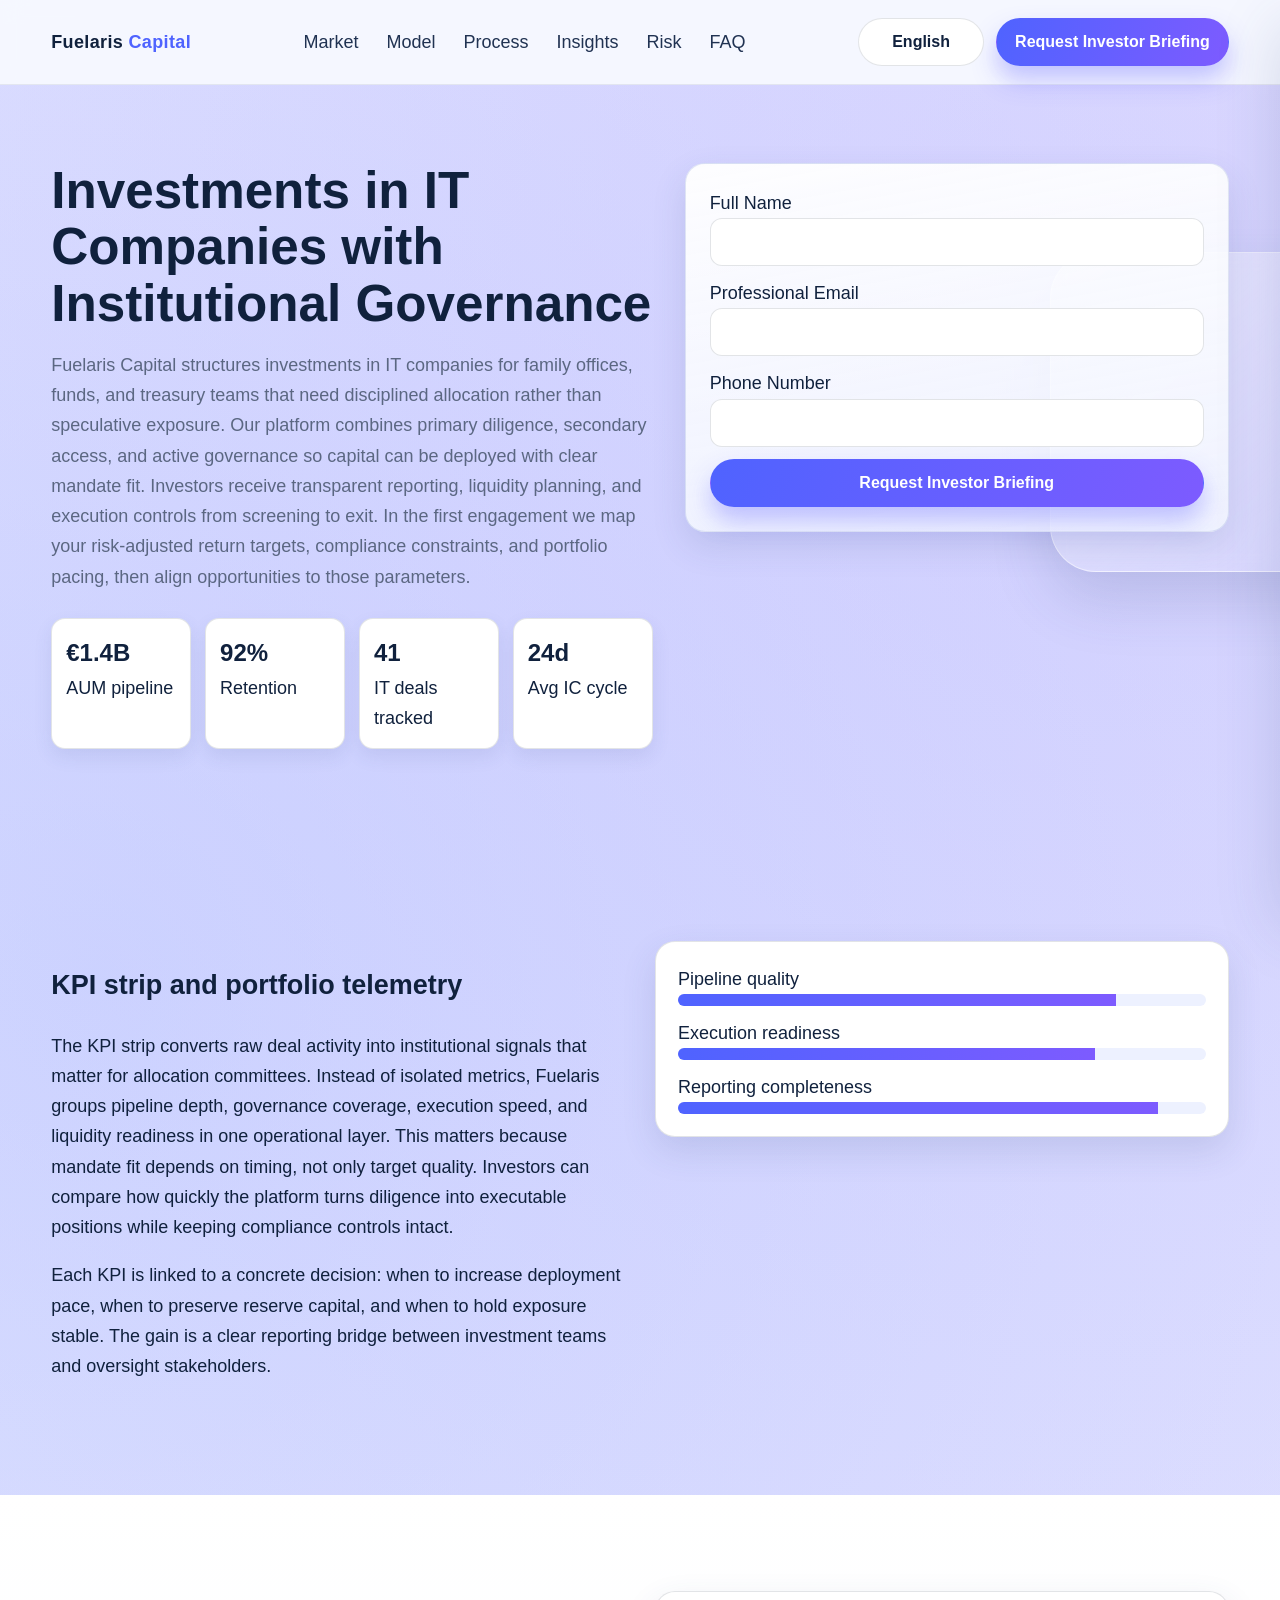
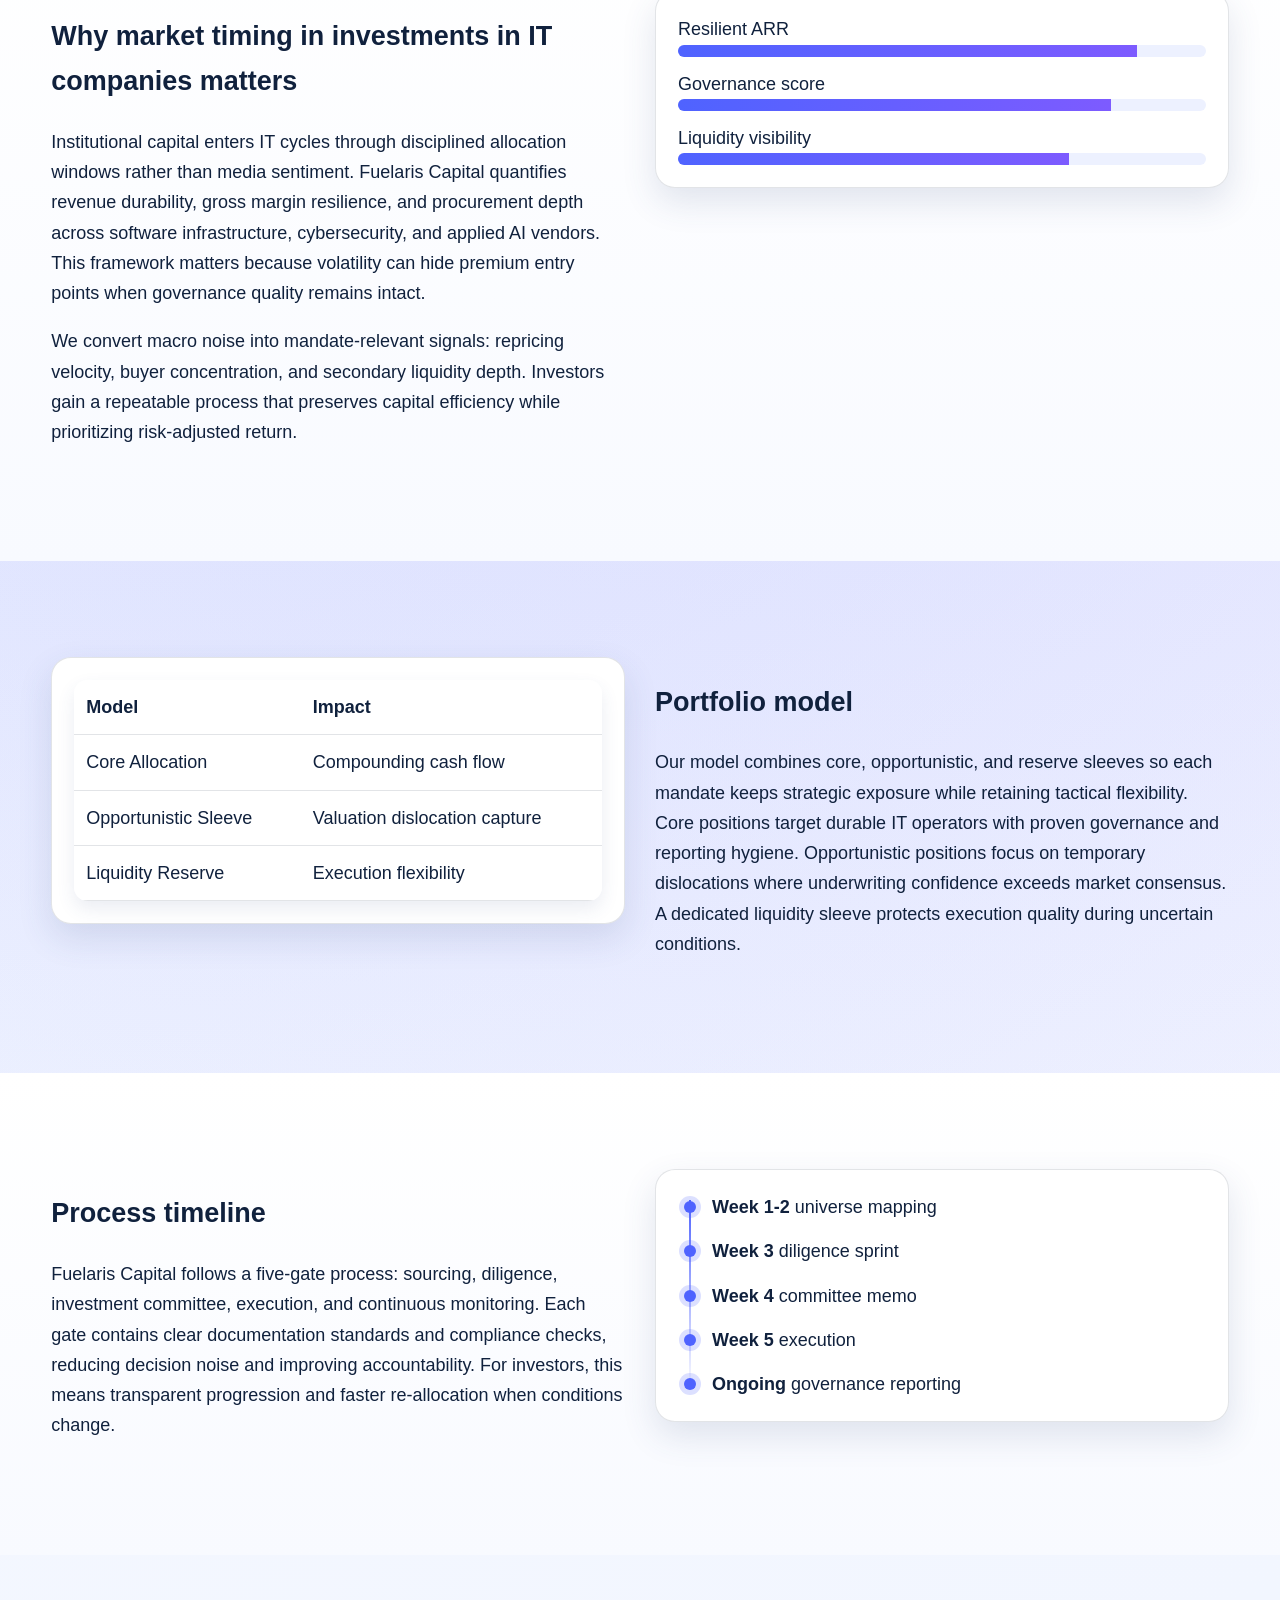
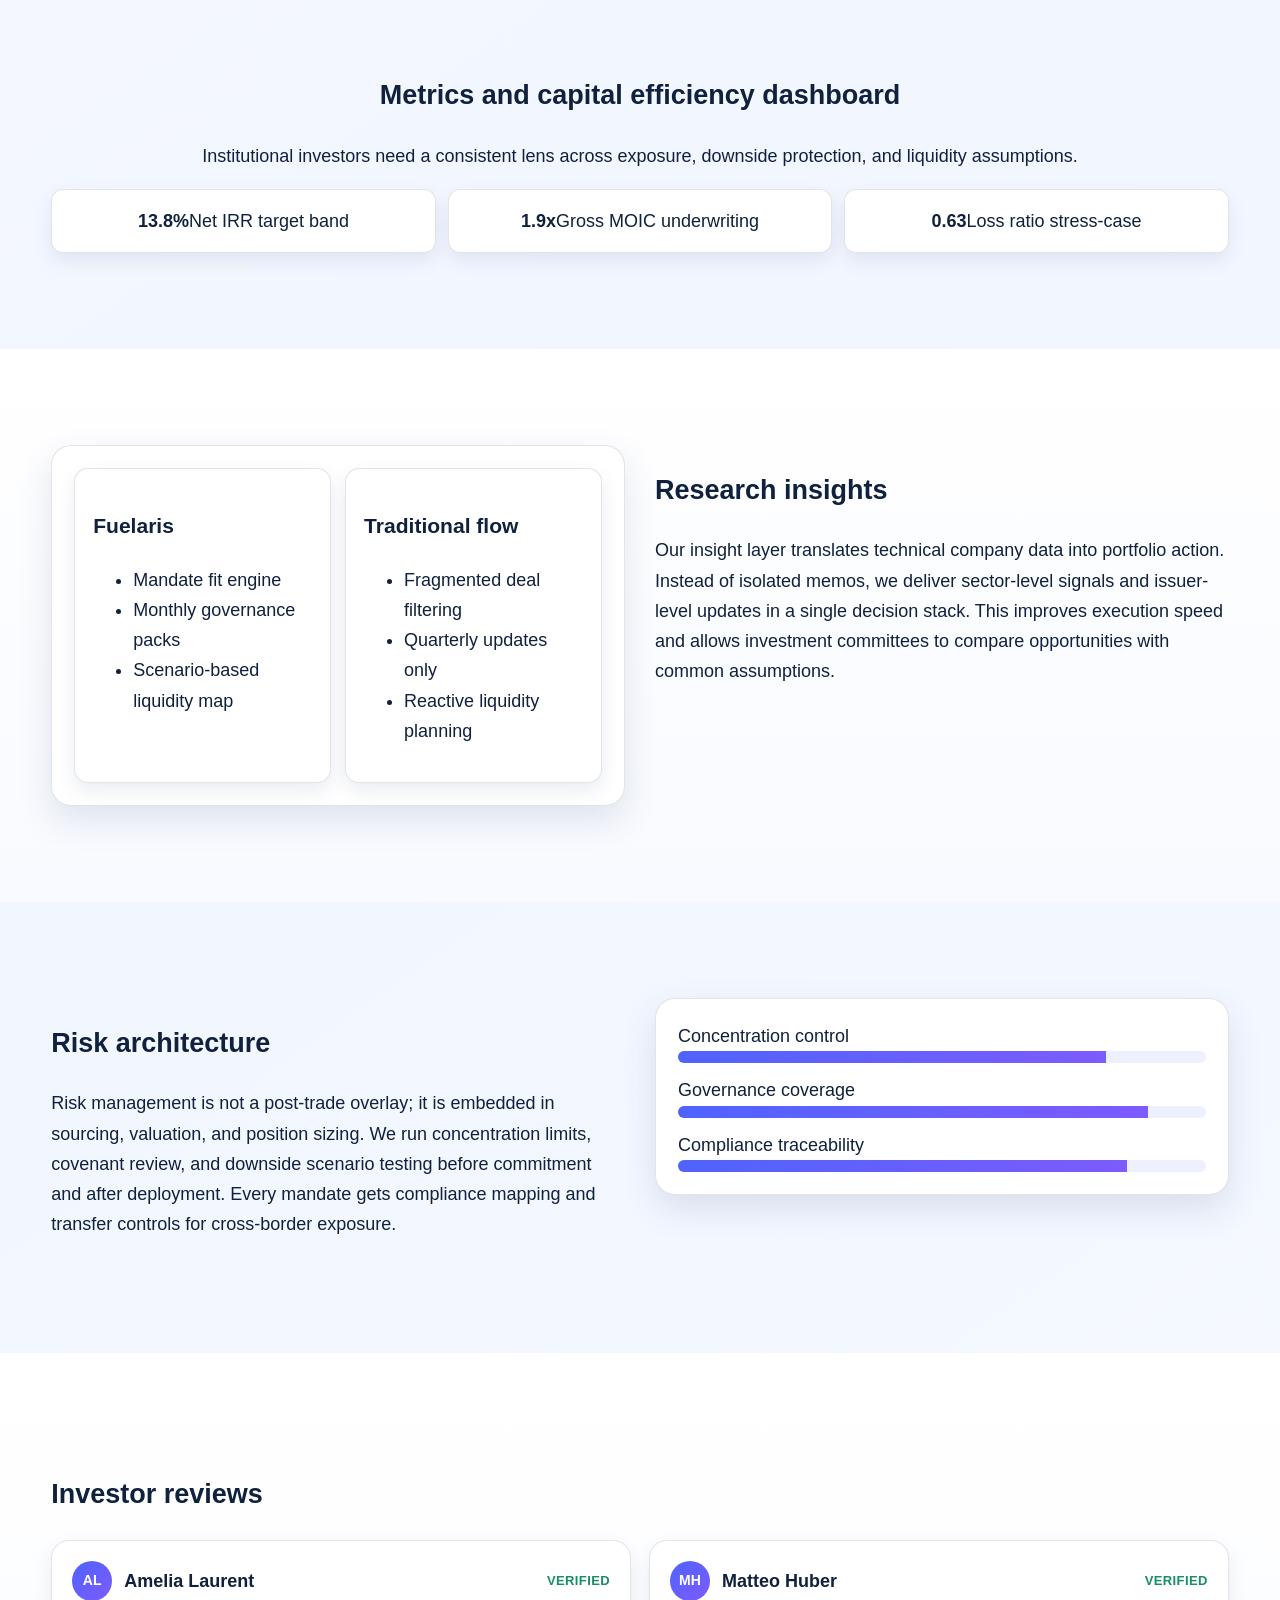
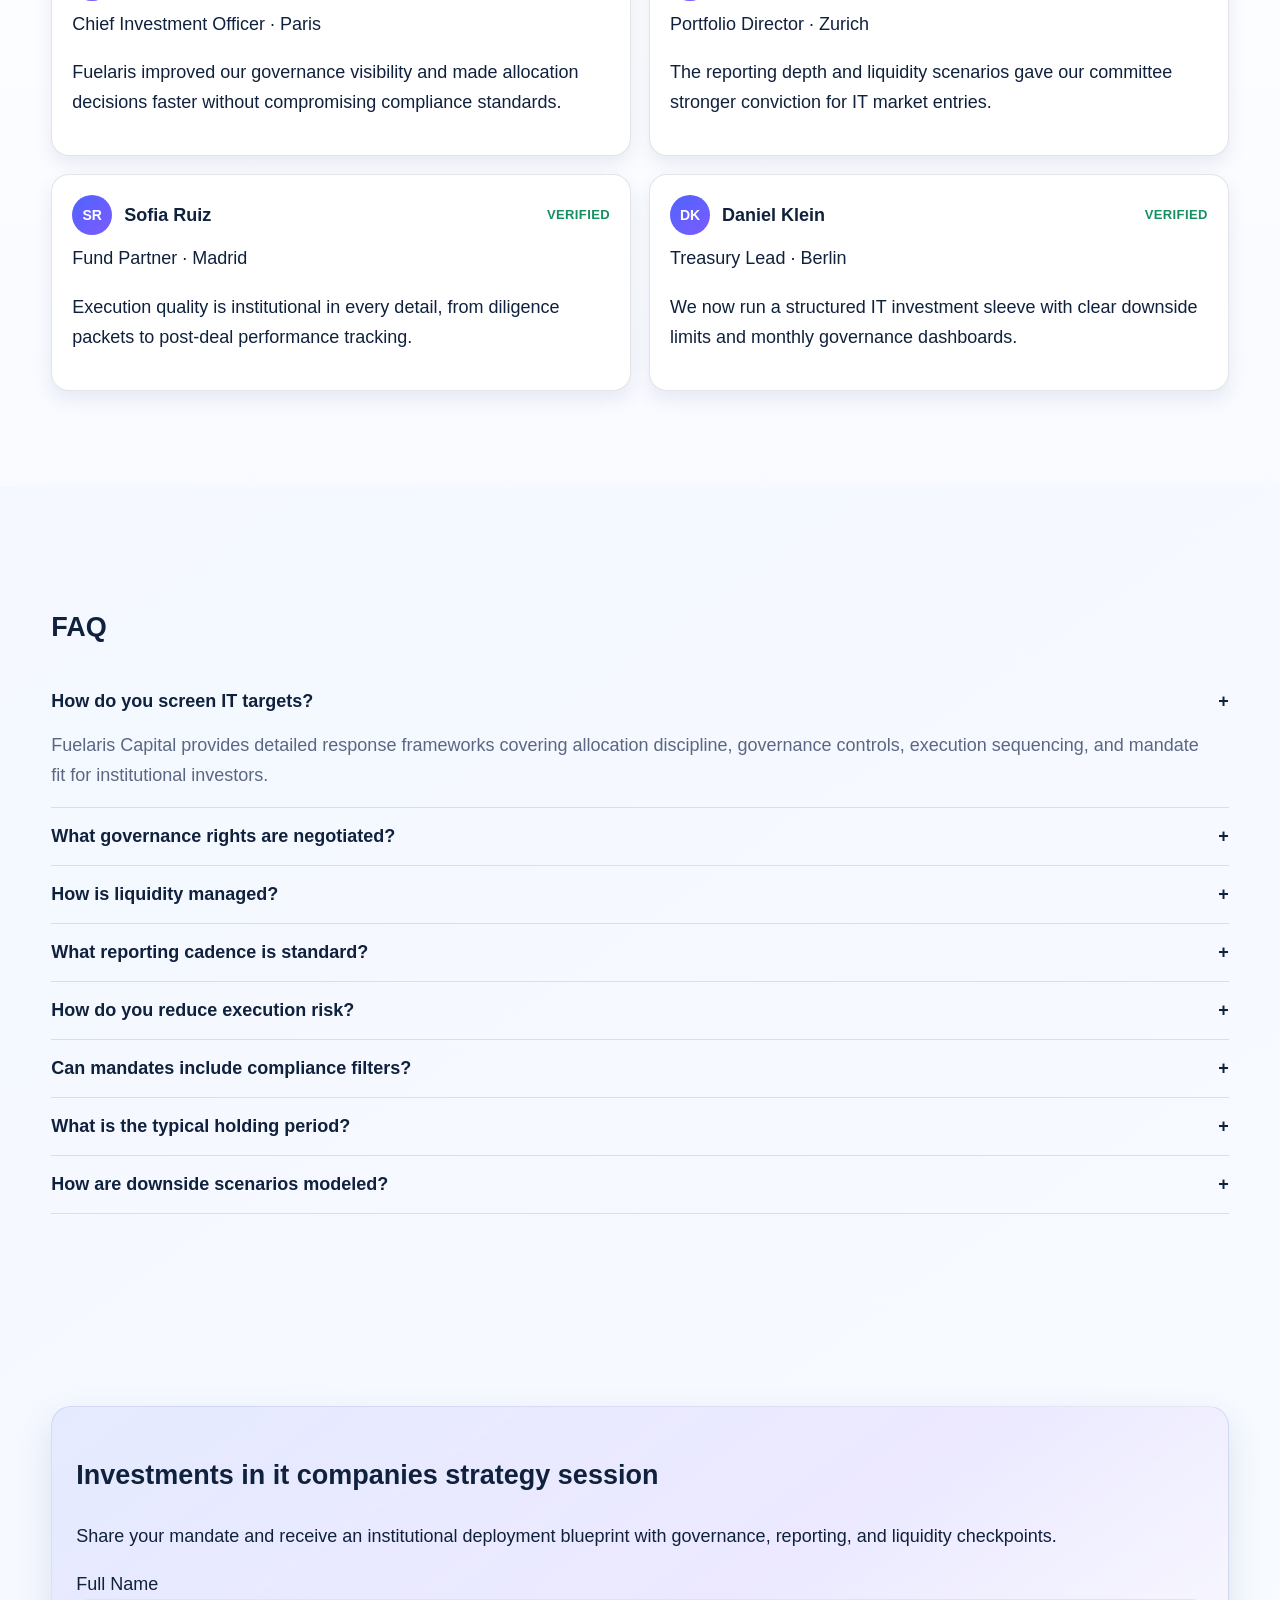
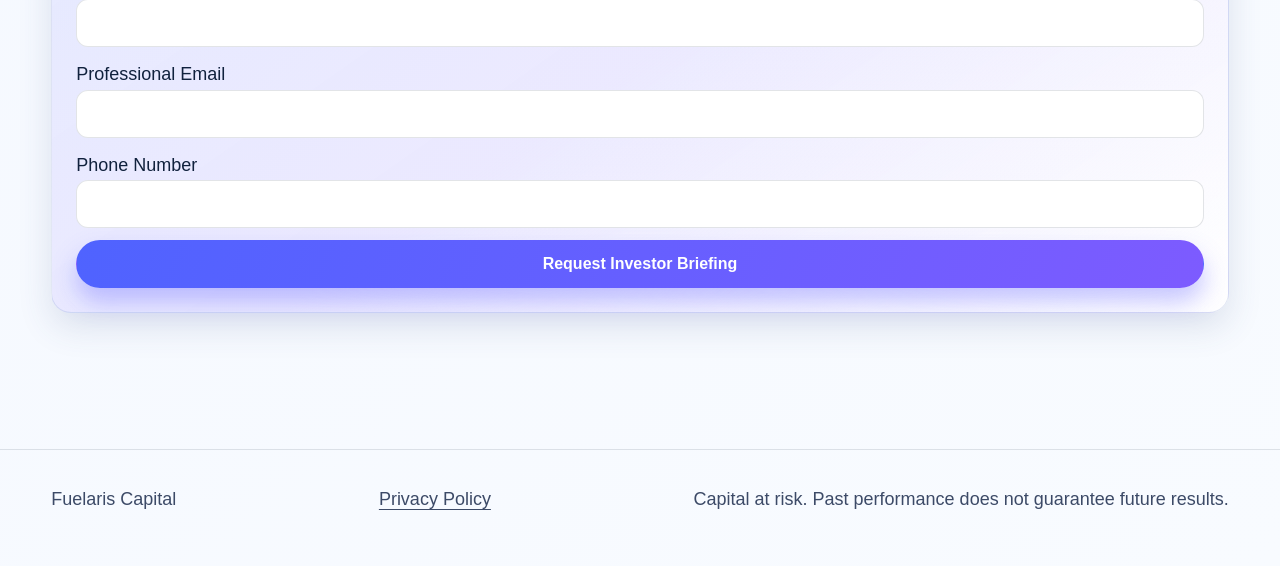
<file: index.html>
<!doctype html>
<html lang="en">
<head>
  <meta charset="utf-8" />
  <meta name="viewport" content="width=device-width,initial-scale=1" />
  <title>Fuelaris Capital | Investments in IT Companies for Institutional Allocators</title>
  <meta name="description" content="Fuelaris Capital provides institutional-grade investments in IT companies with governance, reporting, and risk-adjusted execution for professional investors." />
  <link rel="canonical" href="https://www.fuelariscapital.com/index.html" />
  <link rel="alternate" hreflang="en" href="https://www.fuelariscapital.com/index.html" />
  <link rel="alternate" hreflang="de" href="https://www.fuelariscapital.com/de/index.html" />
  <link rel="alternate" hreflang="fr" href="https://www.fuelariscapital.com/fr/index.html" />
  <link rel="alternate" hreflang="es" href="https://www.fuelariscapital.com/es/index.html" />
  <link rel="alternate" hreflang="it" href="https://www.fuelariscapital.com/it/index.html" />
  <meta property="og:title" content="Fuelaris Capital | Investments in IT Companies for Institutional Allocators" />
  <meta property="og:description" content="Fuelaris Capital provides institutional-grade investments in IT companies with governance, reporting, and risk-adjusted execution for professional investors." />
  <meta property="og:type" content="website" />
  <meta property="og:url" content="https://www.fuelariscapital.com/index.html" />
  <meta property="twitter:card" content="summary_large_image" />
  <meta property="twitter:title" content="Fuelaris Capital | Investments in IT Companies for Institutional Allocators" />
  <meta property="twitter:description" content="Fuelaris Capital provides institutional-grade investments in IT companies with governance, reporting, and risk-adjusted execution for professional investors." />
  <link rel="stylesheet" href="assets/style.css" />
  <script type="application/ld+json">{"@context":"https://schema.org","@graph":[{"@type":"Organization","name":"Fuelaris Capital","url":"https://www.fuelariscapital.com"},{"@type":"WebSite","name":"Fuelaris Capital","url":"https://www.fuelariscapital.com"},{"@type":"FAQPage","mainEntity":[{"@type":"Question","name":"How do you screen IT targets?","acceptedAnswer":{"@type":"Answer","text":"Fuelaris Capital follows institutional screening, governance, and reporting standards."}}]},{"@type":"Review","reviewBody":"Institutional execution quality and transparent governance.","reviewRating":{"@type":"Rating","ratingValue":"5"},"author":{"@type":"Person","name":"A. Investor"}}]}</script>
</head>
<body>
<div class="glass-float" aria-hidden="true">
</div>
<header class="site-header">
<div class="container header-row">
<a class="brand" href="#">Fuelaris <span>Capital</span>
</a>
<nav class="main-nav">
<a href="#s1">Market</a>
<a href="#s2">Model</a>
<a href="#s3">Process</a>
<a href="#s4">Insights</a>
<a href="#s5">Risk</a>
<a href="#s6">FAQ</a>
</nav>
<div class="header-actions">
<div class="lang-wrap" data-lang-wrap>
<button class="btn lang-trigger" data-lang-trigger>English</button>
<div class="lang-menu">
<a href="index.html">
<svg class="flag" viewBox="0 0 18 18" aria-hidden="true">
<circle cx="9" cy="9" r="9" fill="#fff"/>
<rect width="18" height="6" y="0" fill="#d22"/>
<rect width="18" height="6" y="6" fill="#fff"/>
<rect width="18" height="6" y="12" fill="#1f5fff"/>
</svg>English</a>
<a href="de/index.html">
<svg class="flag" viewBox="0 0 18 18" aria-hidden="true">
<circle cx="9" cy="9" r="9" fill="#fff"/>
<rect width="18" height="6" y="0" fill="#d22"/>
<rect width="18" height="6" y="6" fill="#fff"/>
<rect width="18" height="6" y="12" fill="#1f5fff"/>
</svg>Deutsch</a>
<a href="fr/index.html">
<svg class="flag" viewBox="0 0 18 18" aria-hidden="true">
<circle cx="9" cy="9" r="9" fill="#fff"/>
<rect width="18" height="6" y="0" fill="#d22"/>
<rect width="18" height="6" y="6" fill="#fff"/>
<rect width="18" height="6" y="12" fill="#1f5fff"/>
</svg>Français</a>
<a href="es/index.html">
<svg class="flag" viewBox="0 0 18 18" aria-hidden="true">
<circle cx="9" cy="9" r="9" fill="#fff"/>
<rect width="18" height="6" y="0" fill="#d22"/>
<rect width="18" height="6" y="6" fill="#fff"/>
<rect width="18" height="6" y="12" fill="#1f5fff"/>
</svg>Español</a>
<a href="it/index.html">
<svg class="flag" viewBox="0 0 18 18" aria-hidden="true">
<circle cx="9" cy="9" r="9" fill="#fff"/>
<rect width="18" height="6" y="0" fill="#d22"/>
<rect width="18" height="6" y="6" fill="#fff"/>
<rect width="18" height="6" y="12" fill="#1f5fff"/>
</svg>Italiano</a>
</div>
</div>
<a href="#lead" class="btn btn-primary">Request Investor Briefing</a>
</div>
<button class="burger" data-burger aria-label="Open menu">☰</button>
</div>
</header>
<div class="drawer-backdrop" data-drawer-backdrop>
</div>
<aside class="drawer" data-drawer>
<button class="btn" data-drawer-close>✕</button>
<a href="#s1">Market</a>
<a href="#s2">Model</a>
<a href="#s3">Process</a>
<a href="#s4">Insights</a>
<a href="#s5">Risk</a>
<a href="#s6">FAQ</a>
<div class="lang-wrap" data-lang-wrap>
<button class="btn lang-trigger" data-lang-trigger>English</button>
<div class="lang-menu">
<a href="index.html">
<svg class="flag" viewBox="0 0 18 18" aria-hidden="true">
<circle cx="9" cy="9" r="9" fill="#fff"/>
<rect width="18" height="6" y="0" fill="#d22"/>
<rect width="18" height="6" y="6" fill="#fff"/>
<rect width="18" height="6" y="12" fill="#1f5fff"/>
</svg>English</a>
<a href="de/index.html">
<svg class="flag" viewBox="0 0 18 18" aria-hidden="true">
<circle cx="9" cy="9" r="9" fill="#fff"/>
<rect width="18" height="6" y="0" fill="#d22"/>
<rect width="18" height="6" y="6" fill="#fff"/>
<rect width="18" height="6" y="12" fill="#1f5fff"/>
</svg>Deutsch</a>
<a href="fr/index.html">
<svg class="flag" viewBox="0 0 18 18" aria-hidden="true">
<circle cx="9" cy="9" r="9" fill="#fff"/>
<rect width="18" height="6" y="0" fill="#d22"/>
<rect width="18" height="6" y="6" fill="#fff"/>
<rect width="18" height="6" y="12" fill="#1f5fff"/>
</svg>Français</a>
<a href="es/index.html">
<svg class="flag" viewBox="0 0 18 18" aria-hidden="true">
<circle cx="9" cy="9" r="9" fill="#fff"/>
<rect width="18" height="6" y="0" fill="#d22"/>
<rect width="18" height="6" y="6" fill="#fff"/>
<rect width="18" height="6" y="12" fill="#1f5fff"/>
</svg>Español</a>
<a href="it/index.html">
<svg class="flag" viewBox="0 0 18 18" aria-hidden="true">
<circle cx="9" cy="9" r="9" fill="#fff"/>
<rect width="18" height="6" y="0" fill="#d22"/>
<rect width="18" height="6" y="6" fill="#fff"/>
<rect width="18" height="6" y="12" fill="#1f5fff"/>
</svg>Italiano</a>
</div>
</div>
<a href="#lead" class="btn btn-primary">Request Investor Briefing</a>
</aside>
<main>
<section class="section hero" id="s1">
<div class="container hero-grid">
<div class="reveal">
<h1>Investments in IT Companies with Institutional Governance</h1>
<p class="lead">Fuelaris Capital structures investments in IT companies for family offices, funds, and treasury teams that need disciplined allocation rather than speculative exposure. Our platform combines primary diligence, secondary access, and active governance so capital can be deployed with clear mandate fit. Investors receive transparent reporting, liquidity planning, and execution controls from screening to exit. In the first engagement we map your risk-adjusted return targets, compliance constraints, and portfolio pacing, then align opportunities to those parameters.</p>
<div class="kpi-strip">
<div class="kpi">
<strong>€1.4B</strong>AUM pipeline</div>
<div class="kpi">
<strong>92%</strong>Retention</div>
<div class="kpi">
<strong>41</strong>IT deals tracked</div>
<div class="kpi">
<strong>24d</strong>Avg IC cycle</div>
</div>
</div>
<div class="panel reveal" id="lead">
<form class="lead-form">
<label>Full Name<input type="text" name="name" required>
</label>
<label>Professional Email<input type="email" name="email" required>
</label>
<label>Phone Number<input type="tel" name="phone" required>
</label>
<button class="btn btn-primary" type="submit">Request Investor Briefing</button>
</form>
</div>
</div>
</section>
<section class="section" id="kpi-major">
<div class="container split">
<article class="reveal">
<h2>KPI strip and portfolio telemetry</h2>
<p>The KPI strip converts raw deal activity into institutional signals that matter for allocation committees. Instead of isolated metrics, Fuelaris groups pipeline depth, governance coverage, execution speed, and liquidity readiness in one operational layer. This matters because mandate fit depends on timing, not only target quality. Investors can compare how quickly the platform turns diligence into executable positions while keeping compliance controls intact.</p>
<p>Each KPI is linked to a concrete decision: when to increase deployment pace, when to preserve reserve capital, and when to hold exposure stable. The gain is a clear reporting bridge between investment teams and oversight stakeholders.</p>
</article>
<div class="visual-card reveal"><div class="bars"><div>Pipeline quality<div class="bar"><span data-width="83%"></span></div></div><div>Execution readiness<div class="bar"><span data-width="79%"></span></div></div><div>Reporting completeness<div class="bar"><span data-width="91%"></span></div></div></div></div>
</div>
</section>
<section class="section alt" id="s2">
<div class="container split">
<article class="reveal">
<h2>Why market timing in investments in IT companies matters</h2>
<p>Institutional capital enters IT cycles through disciplined allocation windows rather than media sentiment. Fuelaris Capital quantifies revenue durability, gross margin resilience, and procurement depth across software infrastructure, cybersecurity, and applied AI vendors. This framework matters because volatility can hide premium entry points when governance quality remains intact.</p>
<p>We convert macro noise into mandate-relevant signals: repricing velocity, buyer concentration, and secondary liquidity depth. Investors gain a repeatable process that preserves capital efficiency while prioritizing risk-adjusted return.</p>
</article>
<div class="visual-card reveal">
<div class="bars">
<div>Resilient ARR<div class="bar">
<span data-width="87%">
</span>
</div>
</div>
<div>Governance score<div class="bar">
<span data-width="82%">
</span>
</div>
</div>
<div>Liquidity visibility<div class="bar">
<span data-width="74%">
</span>
</div>
</div>
</div>
</div>
</div>
</section>
<section class="section" id="s3">
<div class="container split">
<div class="visual-card reveal">
<table class="data-table">
<tr>
<th>Model</th>
<th>Impact</th>
</tr>
<tr>
<td>Core Allocation</td>
<td>Compounding cash flow</td>
</tr>
<tr>
<td>Opportunistic Sleeve</td>
<td>Valuation dislocation capture</td>
</tr>
<tr>
<td>Liquidity Reserve</td>
<td>Execution flexibility</td>
</tr>
</table>
</div>
<article class="reveal">
<h2>Portfolio model</h2>
<p>Our model combines core, opportunistic, and reserve sleeves so each mandate keeps strategic exposure while retaining tactical flexibility. Core positions target durable IT operators with proven governance and reporting hygiene. Opportunistic positions focus on temporary dislocations where underwriting confidence exceeds market consensus. A dedicated liquidity sleeve protects execution quality during uncertain conditions.</p>
</article>
</div>
</section>
<section class="section alt" id="s4">
<div class="container split">
<article class="reveal">
<h2>Process timeline</h2>
<p>Fuelaris Capital follows a five-gate process: sourcing, diligence, investment committee, execution, and continuous monitoring. Each gate contains clear documentation standards and compliance checks, reducing decision noise and improving accountability. For investors, this means transparent progression and faster re-allocation when conditions change.</p>
</article>
<div class="visual-card reveal">
<div class="timeline">
<div class="step">
<strong>Week 1-2</strong> universe mapping</div>
<div class="step">
<strong>Week 3</strong> diligence sprint</div>
<div class="step">
<strong>Week 4</strong> committee memo</div>
<div class="step">
<strong>Week 5</strong> execution</div>
<div class="step">
<strong>Ongoing</strong> governance reporting</div>
</div>
</div>
</div>
</section>
<section class="section" id="s5">
<div class="container center-block reveal">
<h2>Metrics and capital efficiency dashboard</h2>
<p>Institutional investors need a consistent lens across exposure, downside protection, and liquidity assumptions.</p>
<div class="metric-grid">
<div class="metric">
<strong>13.8%</strong>Net IRR target band</div>
<div class="metric">
<strong>1.9x</strong>Gross MOIC underwriting</div>
<div class="metric">
<strong>0.63</strong>Loss ratio stress-case</div>
</div>
</div>
</section>
<section class="section alt" id="s6">
<div class="container split">
<div class="visual-card reveal">
<div class="compare">
<div class="col">
<h3>Fuelaris</h3>
<ul>
<li>Mandate fit engine</li>
<li>Monthly governance packs</li>
<li>Scenario-based liquidity map</li>
</ul>
</div>
<div class="col">
<h3>Traditional flow</h3>
<ul>
<li>Fragmented deal filtering</li>
<li>Quarterly updates only</li>
<li>Reactive liquidity planning</li>
</ul>
</div>
</div>
</div>
<article class="reveal">
<h2>Research insights</h2>
<p>Our insight layer translates technical company data into portfolio action. Instead of isolated memos, we deliver sector-level signals and issuer-level updates in a single decision stack. This improves execution speed and allows investment committees to compare opportunities with common assumptions.</p>
</article>
</div>
</section>
<section class="section" id="s7">
<div class="container split">
<article class="reveal">
<h2>Risk architecture</h2>
<p>Risk management is not a post-trade overlay; it is embedded in sourcing, valuation, and position sizing. We run concentration limits, covenant review, and downside scenario testing before commitment and after deployment. Every mandate gets compliance mapping and transfer controls for cross-border exposure.</p>
</article>
<div class="visual-card reveal">
<div class="bars">
<div>Concentration control<div class="bar">
<span data-width="81%">
</span>
</div>
</div>
<div>Governance coverage<div class="bar">
<span data-width="89%">
</span>
</div>
</div>
<div>Compliance traceability<div class="bar">
<span data-width="85%">
</span>
</div>
</div>
</div>
</div>
</div>
</section>
<section class="section alt" id="s8">
<div class="container">
<h2 class="reveal">Investor reviews</h2>
<div class="reviews">
<article class="review reveal">
<div class="review-head">
<div class="avatar">AL</div>
<strong>Amelia Laurent</strong>
<span class="verified">VERIFIED</span>
</div>
<div>Chief Investment Officer · Paris</div>
<p>Fuelaris improved our governance visibility and made allocation decisions faster without compromising compliance standards.</p>
</article>
<article class="review reveal">
<div class="review-head">
<div class="avatar">MH</div>
<strong>Matteo Huber</strong>
<span class="verified">VERIFIED</span>
</div>
<div>Portfolio Director · Zurich</div>
<p>The reporting depth and liquidity scenarios gave our committee stronger conviction for IT market entries.</p>
</article>
<article class="review reveal">
<div class="review-head">
<div class="avatar">SR</div>
<strong>Sofia Ruiz</strong>
<span class="verified">VERIFIED</span>
</div>
<div>Fund Partner · Madrid</div>
<p>Execution quality is institutional in every detail, from diligence packets to post-deal performance tracking.</p>
</article>
<article class="review reveal">
<div class="review-head">
<div class="avatar">DK</div>
<strong>Daniel Klein</strong>
<span class="verified">VERIFIED</span>
</div>
<div>Treasury Lead · Berlin</div>
<p>We now run a structured IT investment sleeve with clear downside limits and monthly governance dashboards.</p>
</article>
</div>
</div>
</section>
<section class="section" id="s9">
<div class="container reveal">
<h2>FAQ</h2>
<div class="faq-item active">
<button class="faq-trigger" aria-expanded="false">How do you screen IT targets?<span>+</span>
</button>
<div class="faq-body">Fuelaris Capital provides detailed response frameworks covering allocation discipline, governance controls, execution sequencing, and mandate fit for institutional investors.</div>
</div>
<div class="faq-item">
<button class="faq-trigger" aria-expanded="false">What governance rights are negotiated?<span>+</span>
</button>
<div class="faq-body">Fuelaris Capital provides detailed response frameworks covering allocation discipline, governance controls, execution sequencing, and mandate fit for institutional investors.</div>
</div>
<div class="faq-item">
<button class="faq-trigger" aria-expanded="false">How is liquidity managed?<span>+</span>
</button>
<div class="faq-body">Fuelaris Capital provides detailed response frameworks covering allocation discipline, governance controls, execution sequencing, and mandate fit for institutional investors.</div>
</div>
<div class="faq-item">
<button class="faq-trigger" aria-expanded="false">What reporting cadence is standard?<span>+</span>
</button>
<div class="faq-body">Fuelaris Capital provides detailed response frameworks covering allocation discipline, governance controls, execution sequencing, and mandate fit for institutional investors.</div>
</div>
<div class="faq-item">
<button class="faq-trigger" aria-expanded="false">How do you reduce execution risk?<span>+</span>
</button>
<div class="faq-body">Fuelaris Capital provides detailed response frameworks covering allocation discipline, governance controls, execution sequencing, and mandate fit for institutional investors.</div>
</div>
<div class="faq-item">
<button class="faq-trigger" aria-expanded="false">Can mandates include compliance filters?<span>+</span>
</button>
<div class="faq-body">Fuelaris Capital provides detailed response frameworks covering allocation discipline, governance controls, execution sequencing, and mandate fit for institutional investors.</div>
</div>
<div class="faq-item">
<button class="faq-trigger" aria-expanded="false">What is the typical holding period?<span>+</span>
</button>
<div class="faq-body">Fuelaris Capital provides detailed response frameworks covering allocation discipline, governance controls, execution sequencing, and mandate fit for institutional investors.</div>
</div>
<div class="faq-item">
<button class="faq-trigger" aria-expanded="false">How are downside scenarios modeled?<span>+</span>
</button>
<div class="faq-body">Fuelaris Capital provides detailed response frameworks covering allocation discipline, governance controls, execution sequencing, and mandate fit for institutional investors.</div>
</div>
</div>
</section>
<section class="section final-cta" id="s10">
<div class="container">
<div class="panel reveal">
<h2>Investments in it companies strategy session</h2>
<p>Share your mandate and receive an institutional deployment blueprint with governance, reporting, and liquidity checkpoints.</p>
<form class="lead-form">
<label>Full Name<input type="text" required>
</label>
<label>Professional Email<input type="email" required>
</label>
<label>Phone Number<input type="tel" required>
</label>
<button class="btn btn-primary" type="submit">Request Investor Briefing</button>
</form>
</div>
</div>
</section>
</main>
<footer class="footer">
<div class="container footer-row">
<div>Fuelaris Capital</div>
<a href="#" class="privacy-link" data-privacy-open>Privacy Policy</a>
<div>Capital at risk. Past performance does not guarantee future results.</div>
</div>
</footer>
<div class="modal-backdrop" data-modal-backdrop>
<div class="modal" data-modal role="dialog" aria-modal="true" aria-label="Privacy Policy">
<div class="modal-head">
<strong>Privacy Policy</strong>
<button class="close-icon" data-modal-close aria-label="Close">×</button>
</div>
<div class="modal-body">
<p>Introduction: Fuelaris Capital processes investor data to provide services linked to investments in IT companies. Data collection: identification, contact, device, and engagement details submitted through forms. Legal basis: contract preparation, legitimate interest, and regulatory obligations. Cookies: analytics and preference cookies used to improve delivery. Retention: records are stored according to compliance timelines and deleted when no longer required. Third-party sharing: trusted providers, custodians, and auditors may receive limited data under contractual safeguards. Security: encryption in transit, role-based access, and monitoring controls are applied. User rights: access, rectification, deletion, restriction, portability, and objection rights can be requested. International transfers: when data moves across jurisdictions, standard contractual clauses are used. Industry risk disclosure: investment communications do not constitute guaranteed returns and capital is exposed to market, liquidity, and technology-sector risk. Contact: privacy@fuelariscapital.com.</p>
</div>
<div class="modal-footer">
<button class="btn" data-modal-close>Close</button>
</div>
</div>
</div>
<script defer src="assets/app.js">
</script>
</body>
</html>
</file>
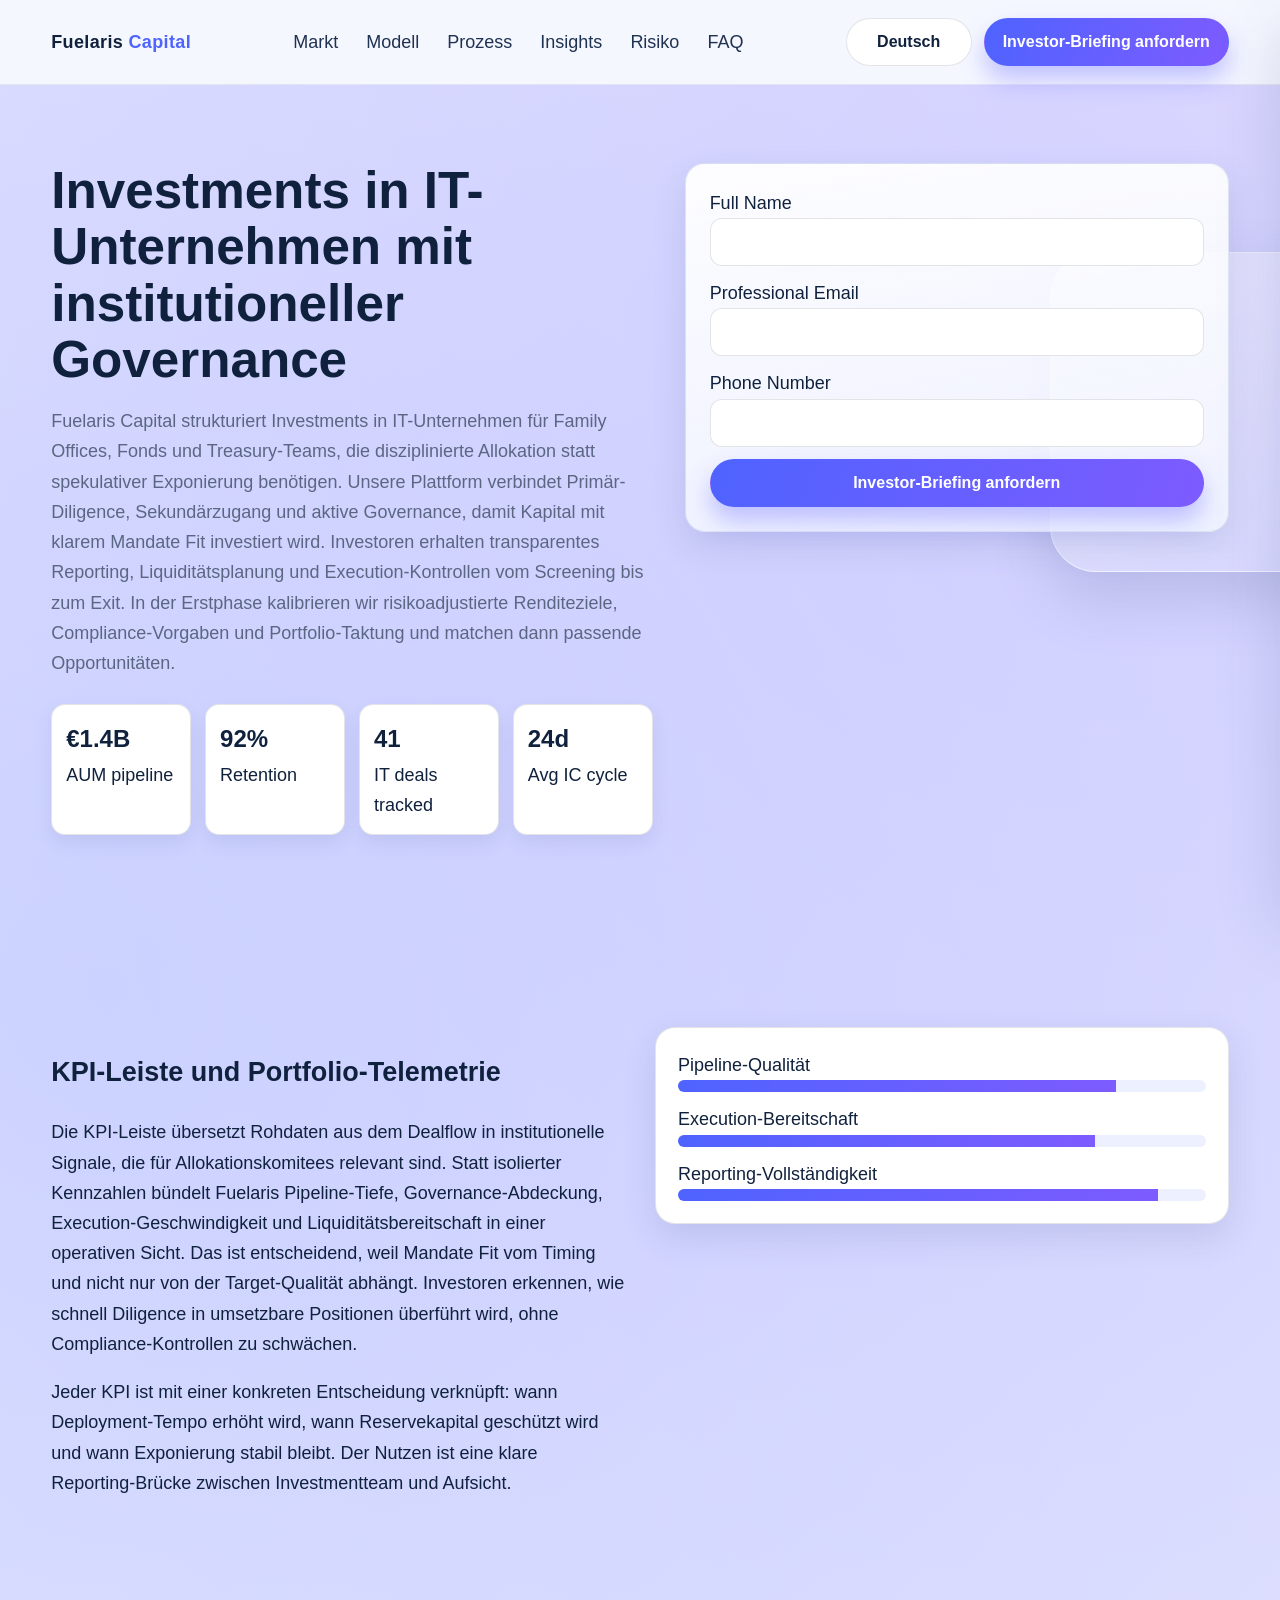
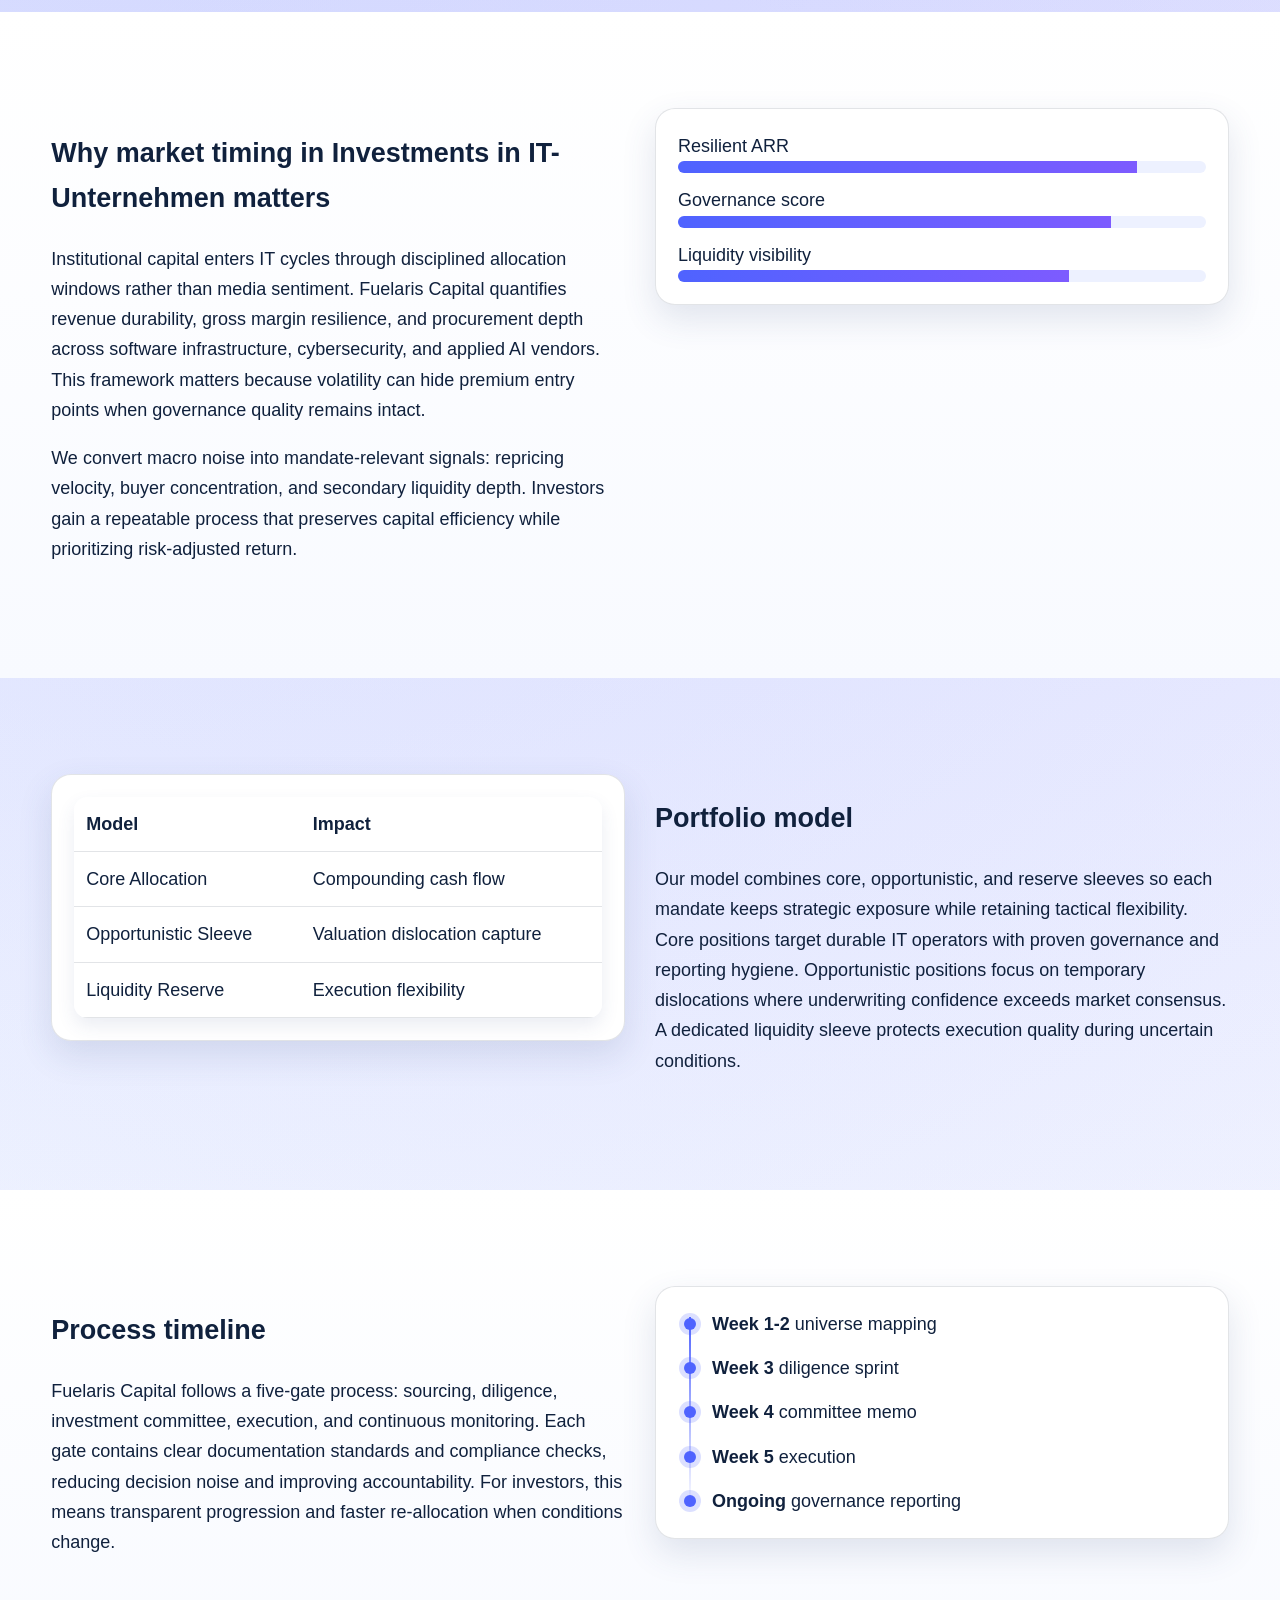
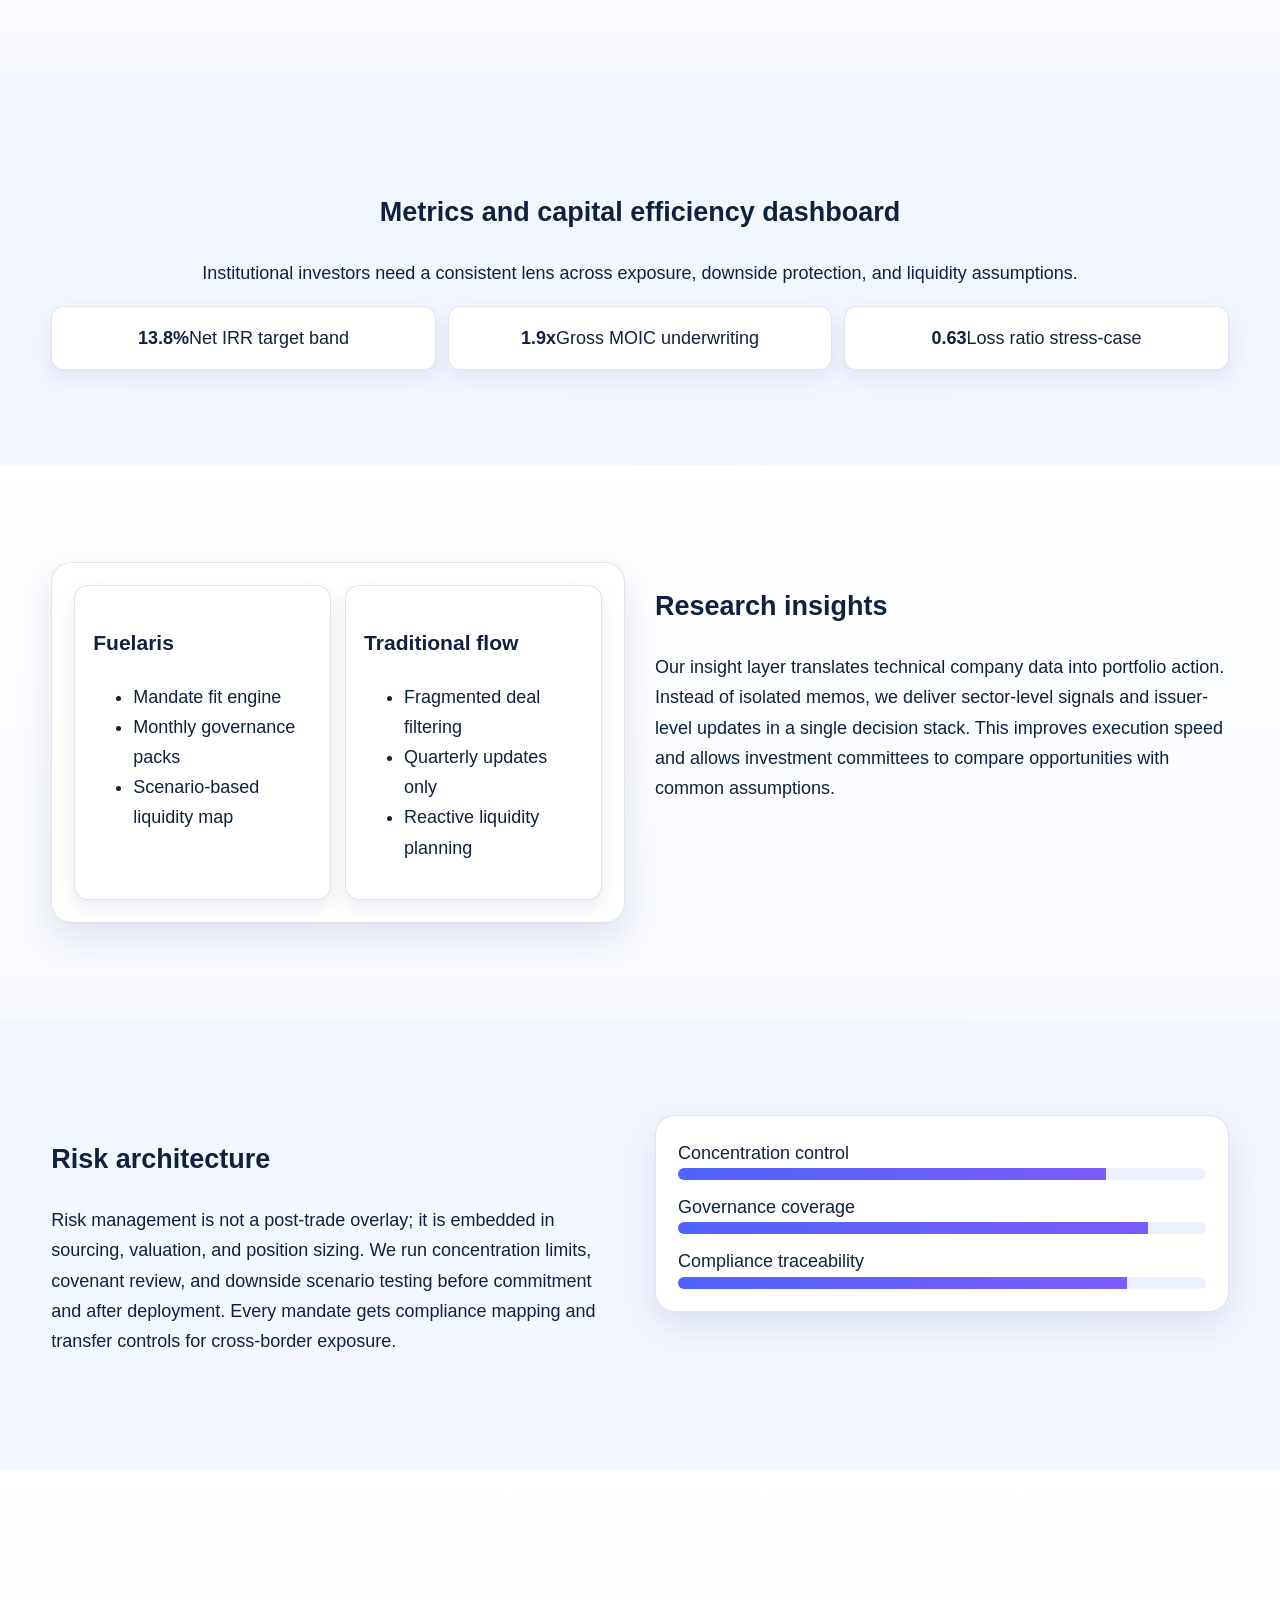
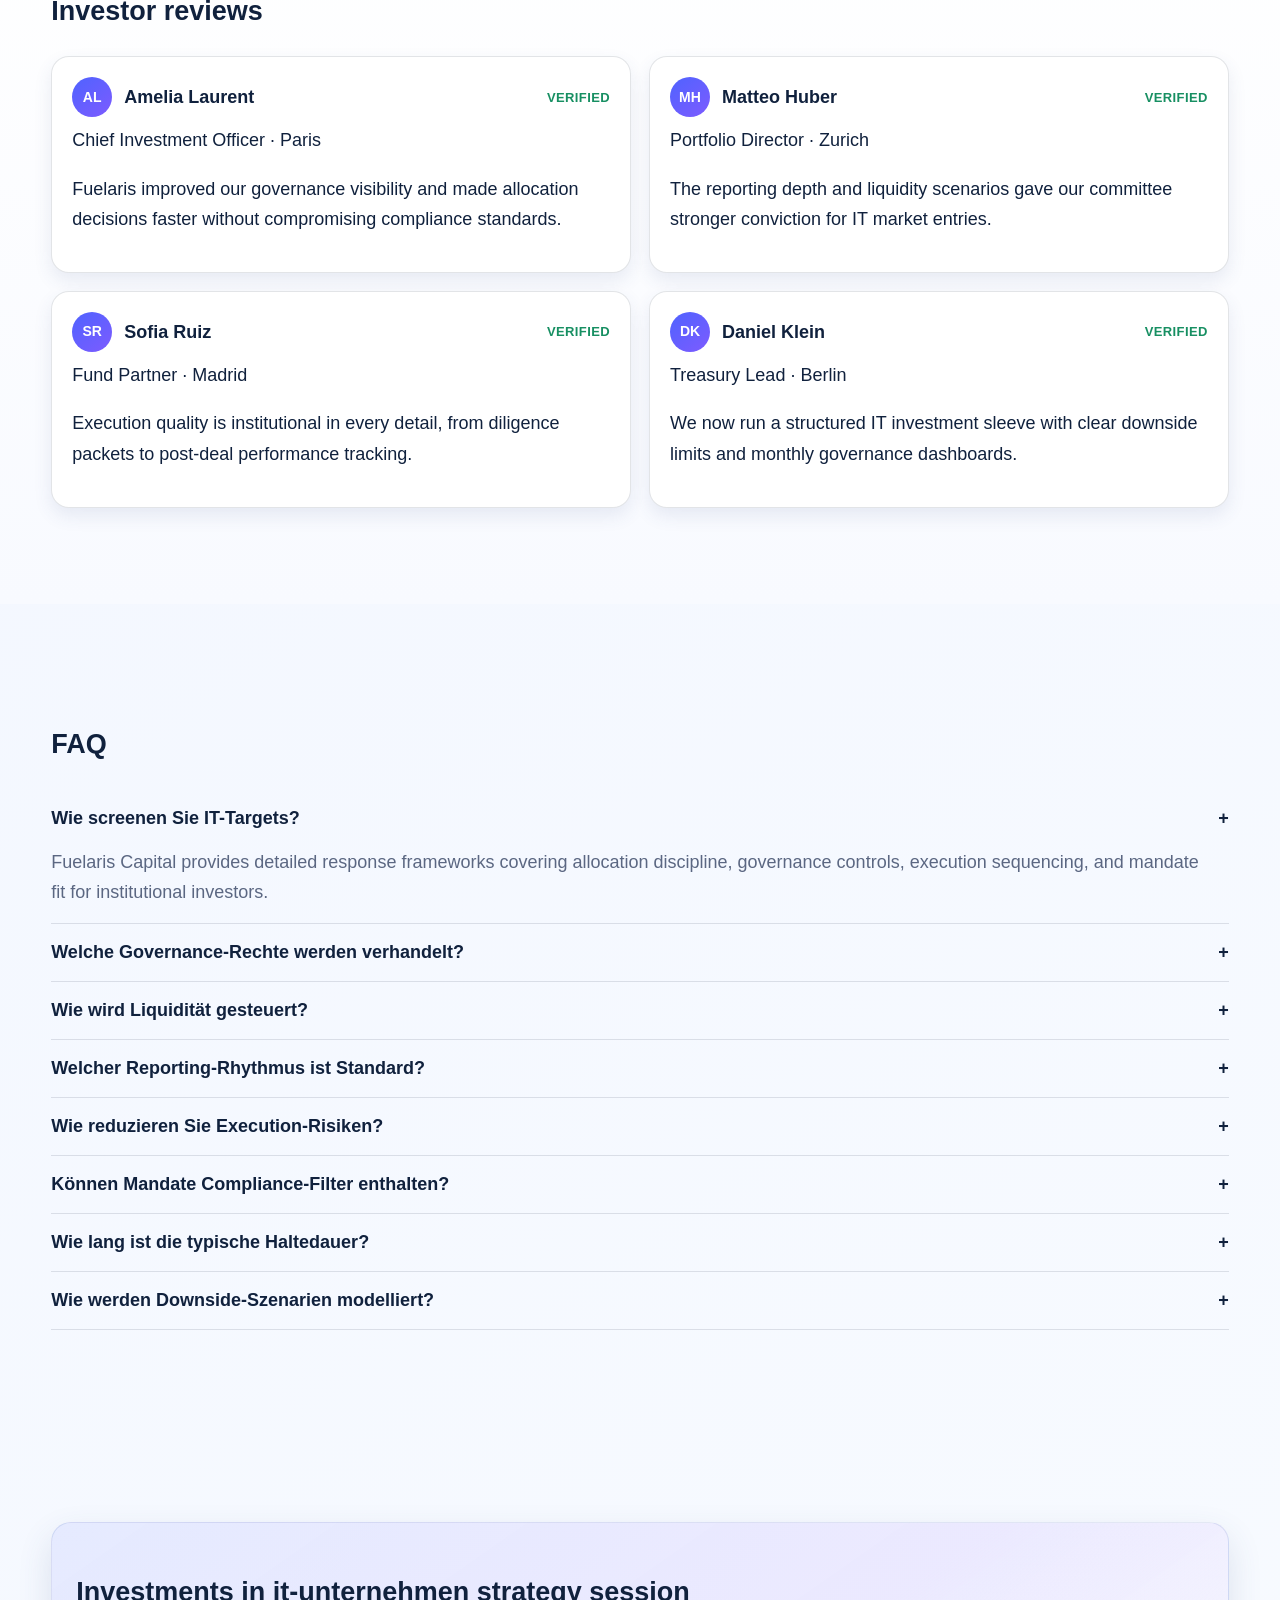
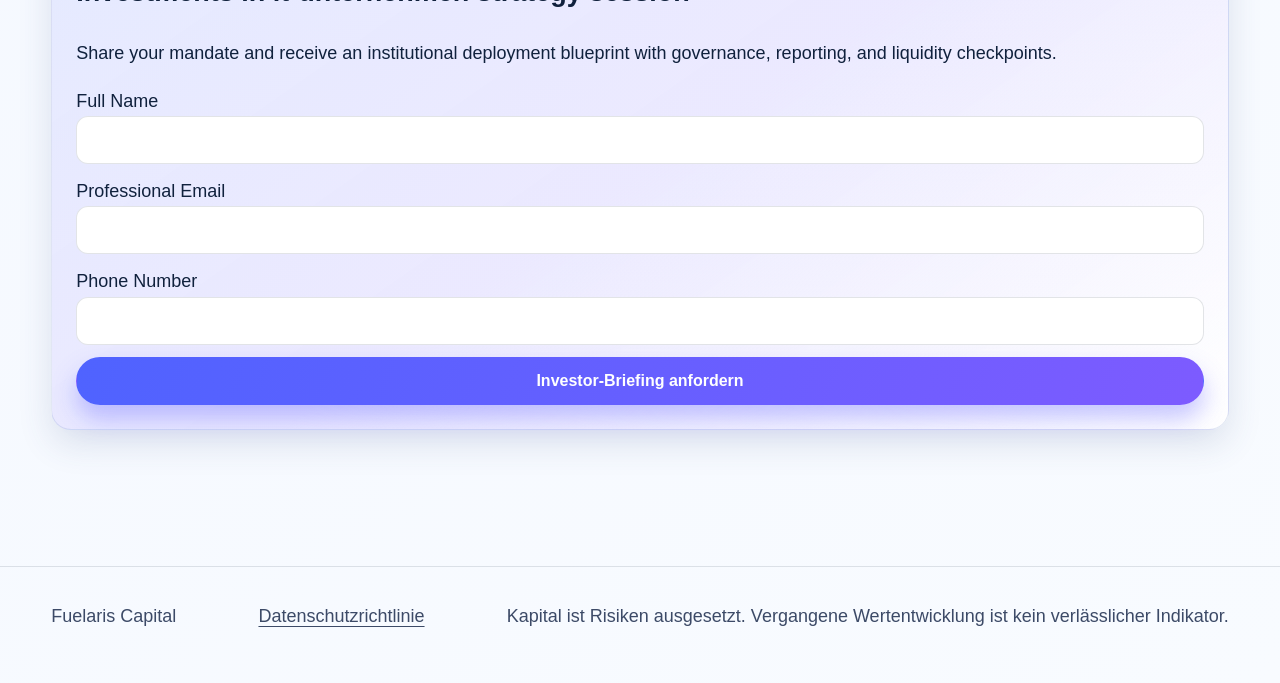
<file: de/index.html>
<!doctype html>
<html lang="de">
<head>
  <meta charset="utf-8" />
  <meta name="viewport" content="width=device-width,initial-scale=1" />
  <title>Fuelaris Capital | Institutionelle Investments in IT-Unternehmen</title>
  <meta name="description" content="Fuelaris Capital bietet institutionelle Investments in IT-Unternehmen mit Governance, Reporting und risikoadjustierter Umsetzung." />
  <link rel="canonical" href="https://www.fuelariscapital.com/de/index.html" />
  <link rel="alternate" hreflang="en" href="https://www.fuelariscapital.com/index.html" />
  <link rel="alternate" hreflang="de" href="https://www.fuelariscapital.com/de/index.html" />
  <link rel="alternate" hreflang="fr" href="https://www.fuelariscapital.com/fr/index.html" />
  <link rel="alternate" hreflang="es" href="https://www.fuelariscapital.com/es/index.html" />
  <link rel="alternate" hreflang="it" href="https://www.fuelariscapital.com/it/index.html" />
  <meta property="og:title" content="Fuelaris Capital | Institutionelle Investments in IT-Unternehmen" />
  <meta property="og:description" content="Fuelaris Capital bietet institutionelle Investments in IT-Unternehmen mit Governance, Reporting und risikoadjustierter Umsetzung." />
  <meta property="og:type" content="website" />
  <meta property="og:url" content="https://www.fuelariscapital.com/de/index.html" />
  <meta property="twitter:card" content="summary_large_image" />
  <meta property="twitter:title" content="Fuelaris Capital | Institutionelle Investments in IT-Unternehmen" />
  <meta property="twitter:description" content="Fuelaris Capital bietet institutionelle Investments in IT-Unternehmen mit Governance, Reporting und risikoadjustierter Umsetzung." />
  <link rel="stylesheet" href="../assets/style.css" />
  <script type="application/ld+json">{"@context":"https://schema.org","@graph":[{"@type":"Organization","name":"Fuelaris Capital","url":"https://www.fuelariscapital.com"},{"@type":"WebSite","name":"Fuelaris Capital","url":"https://www.fuelariscapital.com"},{"@type":"FAQPage","mainEntity":[{"@type":"Question","name":"Wie screenen Sie IT-Targets?","acceptedAnswer":{"@type":"Answer","text":"Fuelaris Capital follows institutional screening, governance, and reporting standards."}}]},{"@type":"Review","reviewBody":"Institutional execution quality and transparent governance.","reviewRating":{"@type":"Rating","ratingValue":"5"},"author":{"@type":"Person","name":"A. Investor"}}]}</script>
</head>
<body>
<div class="glass-float" aria-hidden="true">
</div>
<header class="site-header">
<div class="container header-row">
<a class="brand" href="#">Fuelaris <span>Capital</span>
</a>
<nav class="main-nav">
<a href="#s1">Markt</a>
<a href="#s2">Modell</a>
<a href="#s3">Prozess</a>
<a href="#s4">Insights</a>
<a href="#s5">Risiko</a>
<a href="#s6">FAQ</a>
</nav>
<div class="header-actions">
<div class="lang-wrap" data-lang-wrap>
<button class="btn lang-trigger" data-lang-trigger>Deutsch</button>
<div class="lang-menu">
<a href="../index.html">
<svg class="flag" viewBox="0 0 18 18" aria-hidden="true">
<circle cx="9" cy="9" r="9" fill="#fff"/>
<rect width="18" height="6" y="0" fill="#d22"/>
<rect width="18" height="6" y="6" fill="#fff"/>
<rect width="18" height="6" y="12" fill="#1f5fff"/>
</svg>English</a>
<a href="../de/index.html">
<svg class="flag" viewBox="0 0 18 18" aria-hidden="true">
<circle cx="9" cy="9" r="9" fill="#fff"/>
<rect width="18" height="6" y="0" fill="#d22"/>
<rect width="18" height="6" y="6" fill="#fff"/>
<rect width="18" height="6" y="12" fill="#1f5fff"/>
</svg>Deutsch</a>
<a href="../fr/index.html">
<svg class="flag" viewBox="0 0 18 18" aria-hidden="true">
<circle cx="9" cy="9" r="9" fill="#fff"/>
<rect width="18" height="6" y="0" fill="#d22"/>
<rect width="18" height="6" y="6" fill="#fff"/>
<rect width="18" height="6" y="12" fill="#1f5fff"/>
</svg>Français</a>
<a href="../es/index.html">
<svg class="flag" viewBox="0 0 18 18" aria-hidden="true">
<circle cx="9" cy="9" r="9" fill="#fff"/>
<rect width="18" height="6" y="0" fill="#d22"/>
<rect width="18" height="6" y="6" fill="#fff"/>
<rect width="18" height="6" y="12" fill="#1f5fff"/>
</svg>Español</a>
<a href="../it/index.html">
<svg class="flag" viewBox="0 0 18 18" aria-hidden="true">
<circle cx="9" cy="9" r="9" fill="#fff"/>
<rect width="18" height="6" y="0" fill="#d22"/>
<rect width="18" height="6" y="6" fill="#fff"/>
<rect width="18" height="6" y="12" fill="#1f5fff"/>
</svg>Italiano</a>
</div>
</div>
<a href="#lead" class="btn btn-primary">Investor-Briefing anfordern</a>
</div>
<button class="burger" data-burger aria-label="Open menu">☰</button>
</div>
</header>
<div class="drawer-backdrop" data-drawer-backdrop>
</div>
<aside class="drawer" data-drawer>
<button class="btn" data-drawer-close>✕</button>
<a href="#s1">Markt</a>
<a href="#s2">Modell</a>
<a href="#s3">Prozess</a>
<a href="#s4">Insights</a>
<a href="#s5">Risiko</a>
<a href="#s6">FAQ</a>
<div class="lang-wrap" data-lang-wrap>
<button class="btn lang-trigger" data-lang-trigger>Deutsch</button>
<div class="lang-menu">
<a href="../index.html">
<svg class="flag" viewBox="0 0 18 18" aria-hidden="true">
<circle cx="9" cy="9" r="9" fill="#fff"/>
<rect width="18" height="6" y="0" fill="#d22"/>
<rect width="18" height="6" y="6" fill="#fff"/>
<rect width="18" height="6" y="12" fill="#1f5fff"/>
</svg>English</a>
<a href="../de/index.html">
<svg class="flag" viewBox="0 0 18 18" aria-hidden="true">
<circle cx="9" cy="9" r="9" fill="#fff"/>
<rect width="18" height="6" y="0" fill="#d22"/>
<rect width="18" height="6" y="6" fill="#fff"/>
<rect width="18" height="6" y="12" fill="#1f5fff"/>
</svg>Deutsch</a>
<a href="../fr/index.html">
<svg class="flag" viewBox="0 0 18 18" aria-hidden="true">
<circle cx="9" cy="9" r="9" fill="#fff"/>
<rect width="18" height="6" y="0" fill="#d22"/>
<rect width="18" height="6" y="6" fill="#fff"/>
<rect width="18" height="6" y="12" fill="#1f5fff"/>
</svg>Français</a>
<a href="../es/index.html">
<svg class="flag" viewBox="0 0 18 18" aria-hidden="true">
<circle cx="9" cy="9" r="9" fill="#fff"/>
<rect width="18" height="6" y="0" fill="#d22"/>
<rect width="18" height="6" y="6" fill="#fff"/>
<rect width="18" height="6" y="12" fill="#1f5fff"/>
</svg>Español</a>
<a href="../it/index.html">
<svg class="flag" viewBox="0 0 18 18" aria-hidden="true">
<circle cx="9" cy="9" r="9" fill="#fff"/>
<rect width="18" height="6" y="0" fill="#d22"/>
<rect width="18" height="6" y="6" fill="#fff"/>
<rect width="18" height="6" y="12" fill="#1f5fff"/>
</svg>Italiano</a>
</div>
</div>
<a href="#lead" class="btn btn-primary">Investor-Briefing anfordern</a>
</aside>
<main>
<section class="section hero" id="s1">
<div class="container hero-grid">
<div class="reveal">
<h1>Investments in IT-Unternehmen mit institutioneller Governance</h1>
<p class="lead">Fuelaris Capital strukturiert Investments in IT-Unternehmen für Family Offices, Fonds und Treasury-Teams, die disziplinierte Allokation statt spekulativer Exponierung benötigen. Unsere Plattform verbindet Primär-Diligence, Sekundärzugang und aktive Governance, damit Kapital mit klarem Mandate Fit investiert wird. Investoren erhalten transparentes Reporting, Liquiditätsplanung und Execution-Kontrollen vom Screening bis zum Exit. In der Erstphase kalibrieren wir risikoadjustierte Renditeziele, Compliance-Vorgaben und Portfolio-Taktung und matchen dann passende Opportunitäten.</p>
<div class="kpi-strip">
<div class="kpi">
<strong>€1.4B</strong>AUM pipeline</div>
<div class="kpi">
<strong>92%</strong>Retention</div>
<div class="kpi">
<strong>41</strong>IT deals tracked</div>
<div class="kpi">
<strong>24d</strong>Avg IC cycle</div>
</div>
</div>
<div class="panel reveal" id="lead">
<form class="lead-form">
<label>Full Name<input type="text" name="name" required>
</label>
<label>Professional Email<input type="email" name="email" required>
</label>
<label>Phone Number<input type="tel" name="phone" required>
</label>
<button class="btn btn-primary" type="submit">Investor-Briefing anfordern</button>
</form>
</div>
</div>
</section>
<section class="section" id="kpi-major">
<div class="container split">
<article class="reveal">
<h2>KPI-Leiste und Portfolio-Telemetrie</h2>
<p>Die KPI-Leiste übersetzt Rohdaten aus dem Dealflow in institutionelle Signale, die für Allokationskomitees relevant sind. Statt isolierter Kennzahlen bündelt Fuelaris Pipeline-Tiefe, Governance-Abdeckung, Execution-Geschwindigkeit und Liquiditätsbereitschaft in einer operativen Sicht. Das ist entscheidend, weil Mandate Fit vom Timing und nicht nur von der Target-Qualität abhängt. Investoren erkennen, wie schnell Diligence in umsetzbare Positionen überführt wird, ohne Compliance-Kontrollen zu schwächen.</p>
<p>Jeder KPI ist mit einer konkreten Entscheidung verknüpft: wann Deployment-Tempo erhöht wird, wann Reservekapital geschützt wird und wann Exponierung stabil bleibt. Der Nutzen ist eine klare Reporting-Brücke zwischen Investmentteam und Aufsicht.</p>
</article>
<div class="visual-card reveal"><div class="bars"><div>Pipeline-Qualität<div class="bar"><span data-width="83%"></span></div></div><div>Execution-Bereitschaft<div class="bar"><span data-width="79%"></span></div></div><div>Reporting-Vollständigkeit<div class="bar"><span data-width="91%"></span></div></div></div></div>
</div>
</section>
<section class="section alt" id="s2">
<div class="container split">
<article class="reveal">
<h2>Why market timing in Investments in IT-Unternehmen matters</h2>
<p>Institutional capital enters IT cycles through disciplined allocation windows rather than media sentiment. Fuelaris Capital quantifies revenue durability, gross margin resilience, and procurement depth across software infrastructure, cybersecurity, and applied AI vendors. This framework matters because volatility can hide premium entry points when governance quality remains intact.</p>
<p>We convert macro noise into mandate-relevant signals: repricing velocity, buyer concentration, and secondary liquidity depth. Investors gain a repeatable process that preserves capital efficiency while prioritizing risk-adjusted return.</p>
</article>
<div class="visual-card reveal">
<div class="bars">
<div>Resilient ARR<div class="bar">
<span data-width="87%">
</span>
</div>
</div>
<div>Governance score<div class="bar">
<span data-width="82%">
</span>
</div>
</div>
<div>Liquidity visibility<div class="bar">
<span data-width="74%">
</span>
</div>
</div>
</div>
</div>
</div>
</section>
<section class="section" id="s3">
<div class="container split">
<div class="visual-card reveal">
<table class="data-table">
<tr>
<th>Model</th>
<th>Impact</th>
</tr>
<tr>
<td>Core Allocation</td>
<td>Compounding cash flow</td>
</tr>
<tr>
<td>Opportunistic Sleeve</td>
<td>Valuation dislocation capture</td>
</tr>
<tr>
<td>Liquidity Reserve</td>
<td>Execution flexibility</td>
</tr>
</table>
</div>
<article class="reveal">
<h2>Portfolio model</h2>
<p>Our model combines core, opportunistic, and reserve sleeves so each mandate keeps strategic exposure while retaining tactical flexibility. Core positions target durable IT operators with proven governance and reporting hygiene. Opportunistic positions focus on temporary dislocations where underwriting confidence exceeds market consensus. A dedicated liquidity sleeve protects execution quality during uncertain conditions.</p>
</article>
</div>
</section>
<section class="section alt" id="s4">
<div class="container split">
<article class="reveal">
<h2>Process timeline</h2>
<p>Fuelaris Capital follows a five-gate process: sourcing, diligence, investment committee, execution, and continuous monitoring. Each gate contains clear documentation standards and compliance checks, reducing decision noise and improving accountability. For investors, this means transparent progression and faster re-allocation when conditions change.</p>
</article>
<div class="visual-card reveal">
<div class="timeline">
<div class="step">
<strong>Week 1-2</strong> universe mapping</div>
<div class="step">
<strong>Week 3</strong> diligence sprint</div>
<div class="step">
<strong>Week 4</strong> committee memo</div>
<div class="step">
<strong>Week 5</strong> execution</div>
<div class="step">
<strong>Ongoing</strong> governance reporting</div>
</div>
</div>
</div>
</section>
<section class="section" id="s5">
<div class="container center-block reveal">
<h2>Metrics and capital efficiency dashboard</h2>
<p>Institutional investors need a consistent lens across exposure, downside protection, and liquidity assumptions.</p>
<div class="metric-grid">
<div class="metric">
<strong>13.8%</strong>Net IRR target band</div>
<div class="metric">
<strong>1.9x</strong>Gross MOIC underwriting</div>
<div class="metric">
<strong>0.63</strong>Loss ratio stress-case</div>
</div>
</div>
</section>
<section class="section alt" id="s6">
<div class="container split">
<div class="visual-card reveal">
<div class="compare">
<div class="col">
<h3>Fuelaris</h3>
<ul>
<li>Mandate fit engine</li>
<li>Monthly governance packs</li>
<li>Scenario-based liquidity map</li>
</ul>
</div>
<div class="col">
<h3>Traditional flow</h3>
<ul>
<li>Fragmented deal filtering</li>
<li>Quarterly updates only</li>
<li>Reactive liquidity planning</li>
</ul>
</div>
</div>
</div>
<article class="reveal">
<h2>Research insights</h2>
<p>Our insight layer translates technical company data into portfolio action. Instead of isolated memos, we deliver sector-level signals and issuer-level updates in a single decision stack. This improves execution speed and allows investment committees to compare opportunities with common assumptions.</p>
</article>
</div>
</section>
<section class="section" id="s7">
<div class="container split">
<article class="reveal">
<h2>Risk architecture</h2>
<p>Risk management is not a post-trade overlay; it is embedded in sourcing, valuation, and position sizing. We run concentration limits, covenant review, and downside scenario testing before commitment and after deployment. Every mandate gets compliance mapping and transfer controls for cross-border exposure.</p>
</article>
<div class="visual-card reveal">
<div class="bars">
<div>Concentration control<div class="bar">
<span data-width="81%">
</span>
</div>
</div>
<div>Governance coverage<div class="bar">
<span data-width="89%">
</span>
</div>
</div>
<div>Compliance traceability<div class="bar">
<span data-width="85%">
</span>
</div>
</div>
</div>
</div>
</div>
</section>
<section class="section alt" id="s8">
<div class="container">
<h2 class="reveal">Investor reviews</h2>
<div class="reviews">
<article class="review reveal">
<div class="review-head">
<div class="avatar">AL</div>
<strong>Amelia Laurent</strong>
<span class="verified">VERIFIED</span>
</div>
<div>Chief Investment Officer · Paris</div>
<p>Fuelaris improved our governance visibility and made allocation decisions faster without compromising compliance standards.</p>
</article>
<article class="review reveal">
<div class="review-head">
<div class="avatar">MH</div>
<strong>Matteo Huber</strong>
<span class="verified">VERIFIED</span>
</div>
<div>Portfolio Director · Zurich</div>
<p>The reporting depth and liquidity scenarios gave our committee stronger conviction for IT market entries.</p>
</article>
<article class="review reveal">
<div class="review-head">
<div class="avatar">SR</div>
<strong>Sofia Ruiz</strong>
<span class="verified">VERIFIED</span>
</div>
<div>Fund Partner · Madrid</div>
<p>Execution quality is institutional in every detail, from diligence packets to post-deal performance tracking.</p>
</article>
<article class="review reveal">
<div class="review-head">
<div class="avatar">DK</div>
<strong>Daniel Klein</strong>
<span class="verified">VERIFIED</span>
</div>
<div>Treasury Lead · Berlin</div>
<p>We now run a structured IT investment sleeve with clear downside limits and monthly governance dashboards.</p>
</article>
</div>
</div>
</section>
<section class="section" id="s9">
<div class="container reveal">
<h2>FAQ</h2>
<div class="faq-item active">
<button class="faq-trigger" aria-expanded="false">Wie screenen Sie IT-Targets?<span>+</span>
</button>
<div class="faq-body">Fuelaris Capital provides detailed response frameworks covering allocation discipline, governance controls, execution sequencing, and mandate fit for institutional investors.</div>
</div>
<div class="faq-item">
<button class="faq-trigger" aria-expanded="false">Welche Governance-Rechte werden verhandelt?<span>+</span>
</button>
<div class="faq-body">Fuelaris Capital provides detailed response frameworks covering allocation discipline, governance controls, execution sequencing, and mandate fit for institutional investors.</div>
</div>
<div class="faq-item">
<button class="faq-trigger" aria-expanded="false">Wie wird Liquidität gesteuert?<span>+</span>
</button>
<div class="faq-body">Fuelaris Capital provides detailed response frameworks covering allocation discipline, governance controls, execution sequencing, and mandate fit for institutional investors.</div>
</div>
<div class="faq-item">
<button class="faq-trigger" aria-expanded="false">Welcher Reporting-Rhythmus ist Standard?<span>+</span>
</button>
<div class="faq-body">Fuelaris Capital provides detailed response frameworks covering allocation discipline, governance controls, execution sequencing, and mandate fit for institutional investors.</div>
</div>
<div class="faq-item">
<button class="faq-trigger" aria-expanded="false">Wie reduzieren Sie Execution-Risiken?<span>+</span>
</button>
<div class="faq-body">Fuelaris Capital provides detailed response frameworks covering allocation discipline, governance controls, execution sequencing, and mandate fit for institutional investors.</div>
</div>
<div class="faq-item">
<button class="faq-trigger" aria-expanded="false">Können Mandate Compliance-Filter enthalten?<span>+</span>
</button>
<div class="faq-body">Fuelaris Capital provides detailed response frameworks covering allocation discipline, governance controls, execution sequencing, and mandate fit for institutional investors.</div>
</div>
<div class="faq-item">
<button class="faq-trigger" aria-expanded="false">Wie lang ist die typische Haltedauer?<span>+</span>
</button>
<div class="faq-body">Fuelaris Capital provides detailed response frameworks covering allocation discipline, governance controls, execution sequencing, and mandate fit for institutional investors.</div>
</div>
<div class="faq-item">
<button class="faq-trigger" aria-expanded="false">Wie werden Downside-Szenarien modelliert?<span>+</span>
</button>
<div class="faq-body">Fuelaris Capital provides detailed response frameworks covering allocation discipline, governance controls, execution sequencing, and mandate fit for institutional investors.</div>
</div>
</div>
</section>
<section class="section final-cta" id="s10">
<div class="container">
<div class="panel reveal">
<h2>Investments in it-unternehmen strategy session</h2>
<p>Share your mandate and receive an institutional deployment blueprint with governance, reporting, and liquidity checkpoints.</p>
<form class="lead-form">
<label>Full Name<input type="text" required>
</label>
<label>Professional Email<input type="email" required>
</label>
<label>Phone Number<input type="tel" required>
</label>
<button class="btn btn-primary" type="submit">Investor-Briefing anfordern</button>
</form>
</div>
</div>
</section>
</main>
<footer class="footer">
<div class="container footer-row">
<div>Fuelaris Capital</div>
<a href="#" class="privacy-link" data-privacy-open>Datenschutzrichtlinie</a>
<div>Kapital ist Risiken ausgesetzt. Vergangene Wertentwicklung ist kein verlässlicher Indikator.</div>
</div>
</footer>
<div class="modal-backdrop" data-modal-backdrop>
<div class="modal" data-modal role="dialog" aria-modal="true" aria-label="Datenschutzrichtlinie">
<div class="modal-head">
<strong>Datenschutzrichtlinie</strong>
<button class="close-icon" data-modal-close aria-label="Close">×</button>
</div>
<div class="modal-body">
<p>Introduction: Fuelaris Capital processes investor data to provide services linked to Investments in IT-Unternehmen. Data collection: identification, contact, device, and engagement details submitted through forms. Legal basis: contract preparation, legitimate interest, and regulatory obligations. Cookies: analytics and preference cookies used to improve delivery. Retention: records are stored according to compliance timelines and deleted when no longer required. Third-party sharing: trusted providers, custodians, and auditors may receive limited data under contractual safeguards. Security: encryption in transit, role-based access, and monitoring controls are applied. User rights: access, rectification, deletion, restriction, portability, and objection rights can be requested. International transfers: when data moves across jurisdictions, standard contractual clauses are used. Industry risk disclosure: investment communications do not constitute guaranteed returns and capital is exposed to market, liquidity, and technology-sector risk. Contact: privacy@fuelariscapital.com.</p>
</div>
<div class="modal-footer">
<button class="btn" data-modal-close>Close</button>
</div>
</div>
</div>
<script defer src="../assets/app.js">
</script>
</body>
</html>
</file>
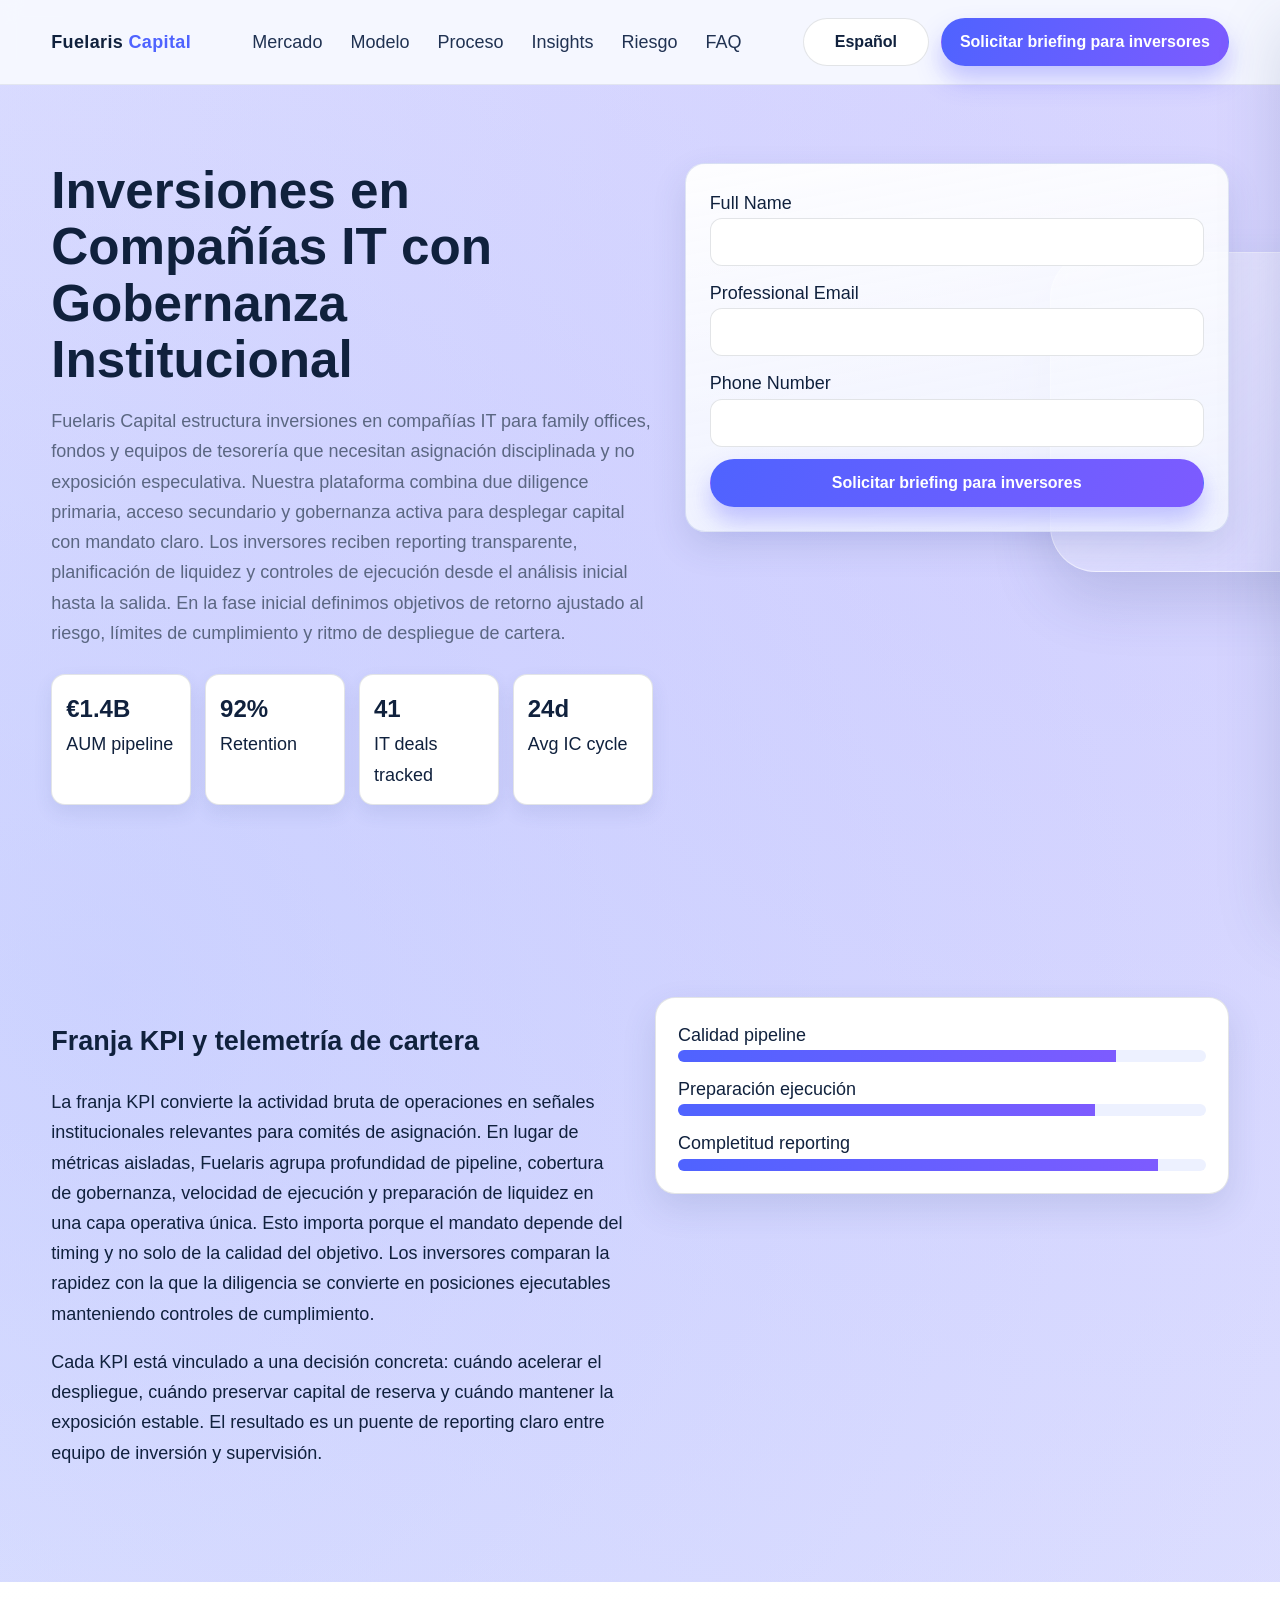
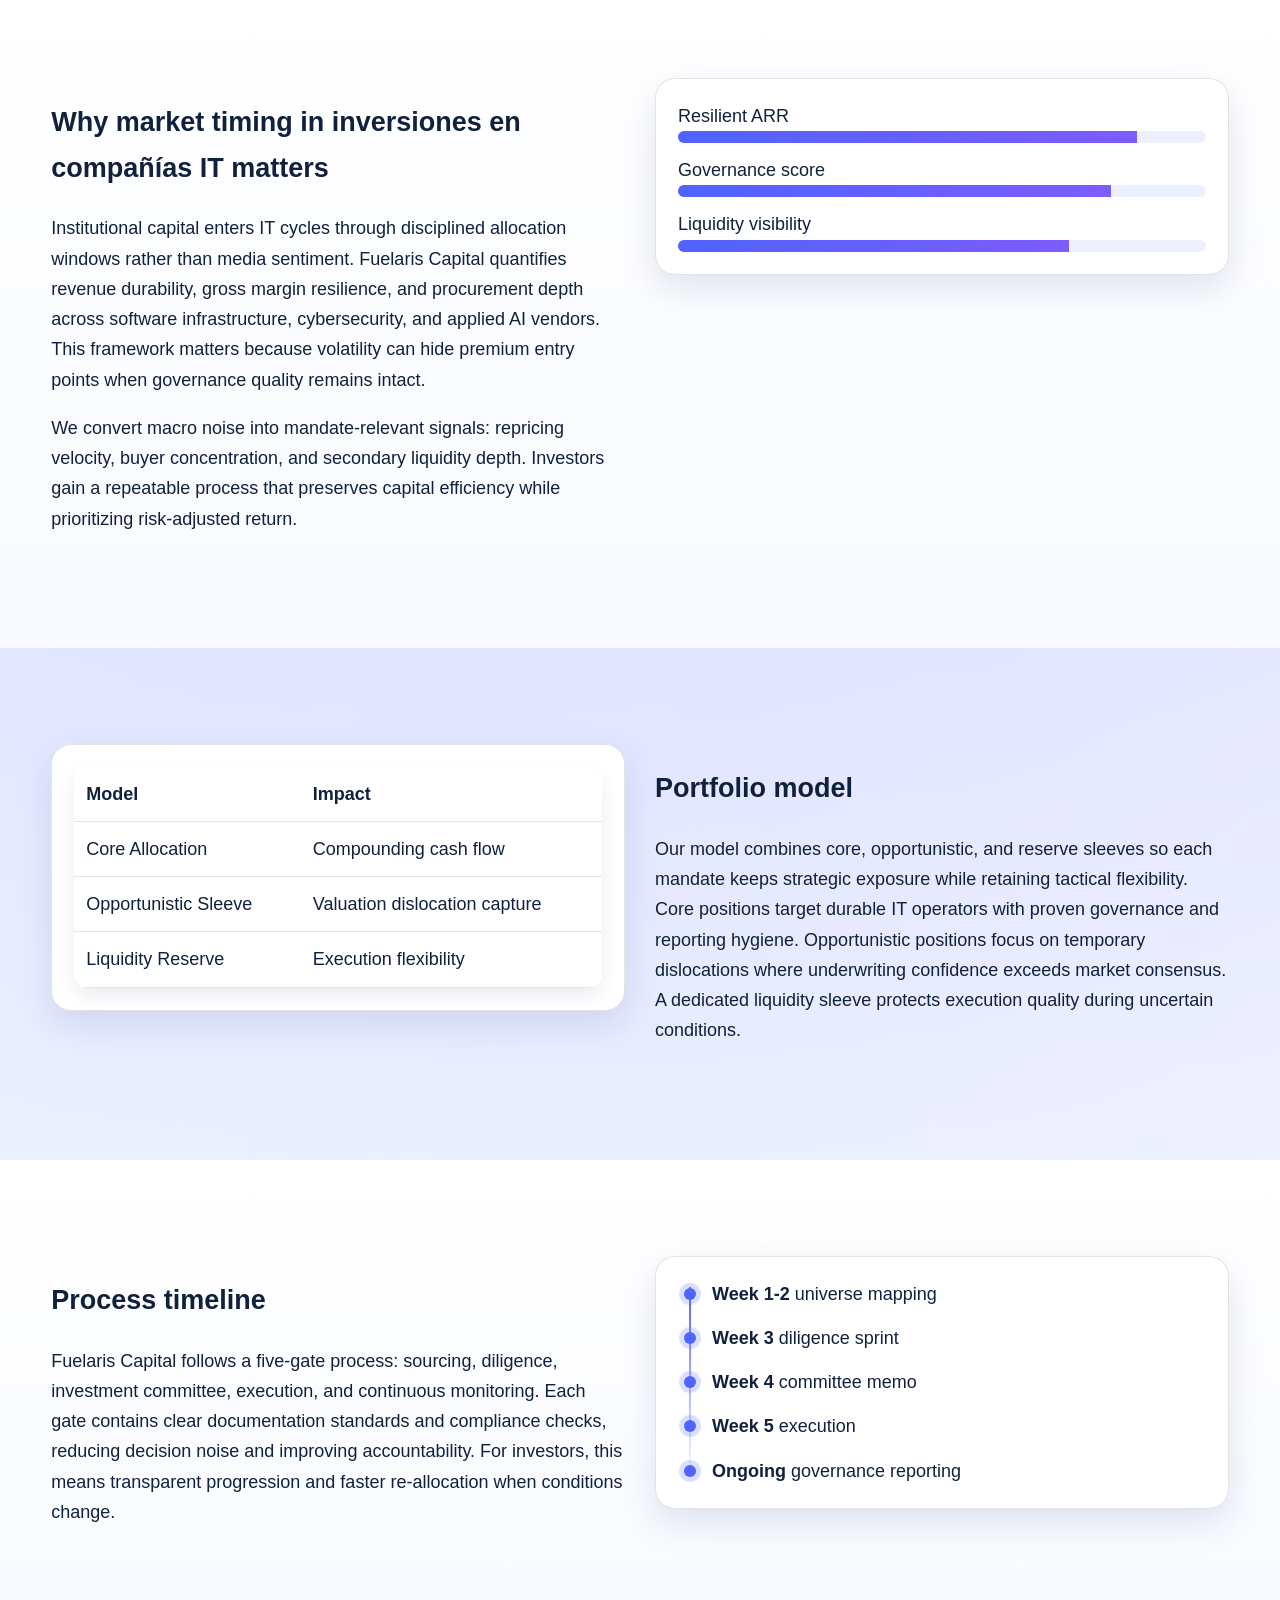
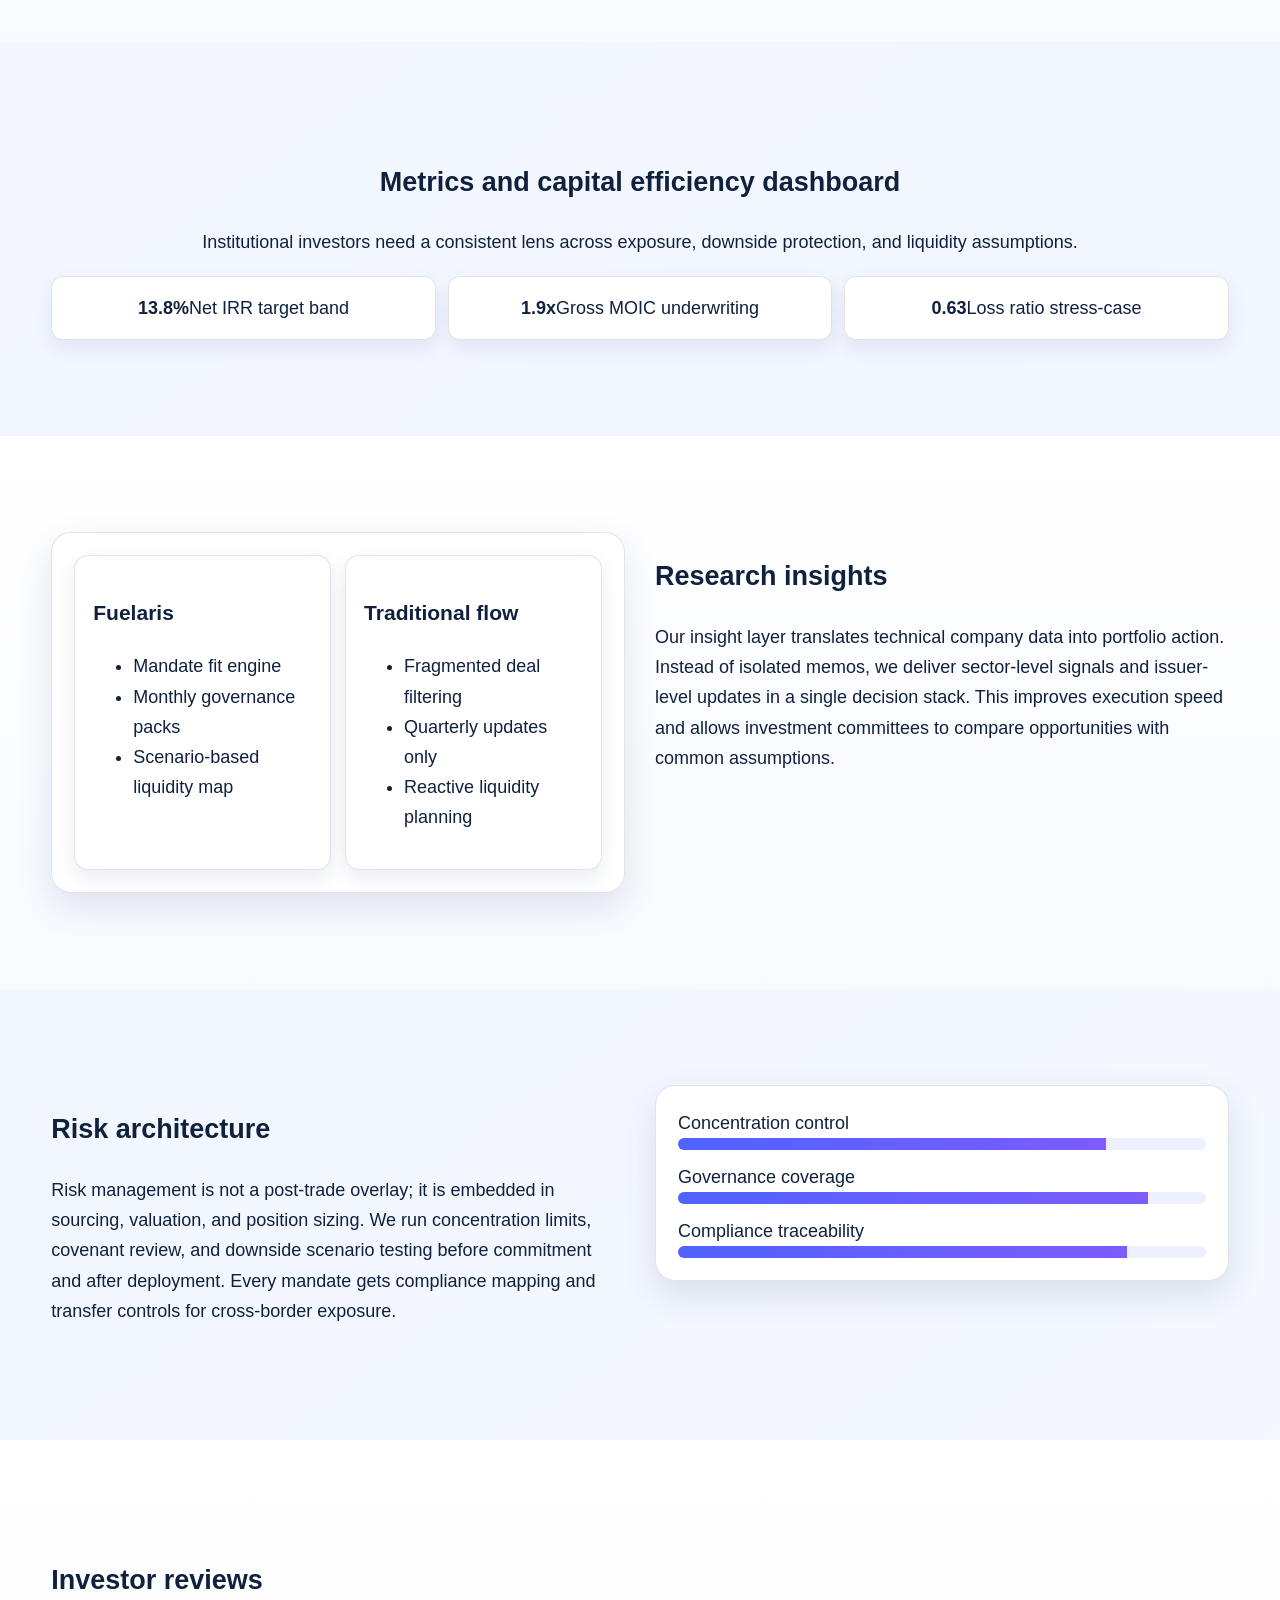
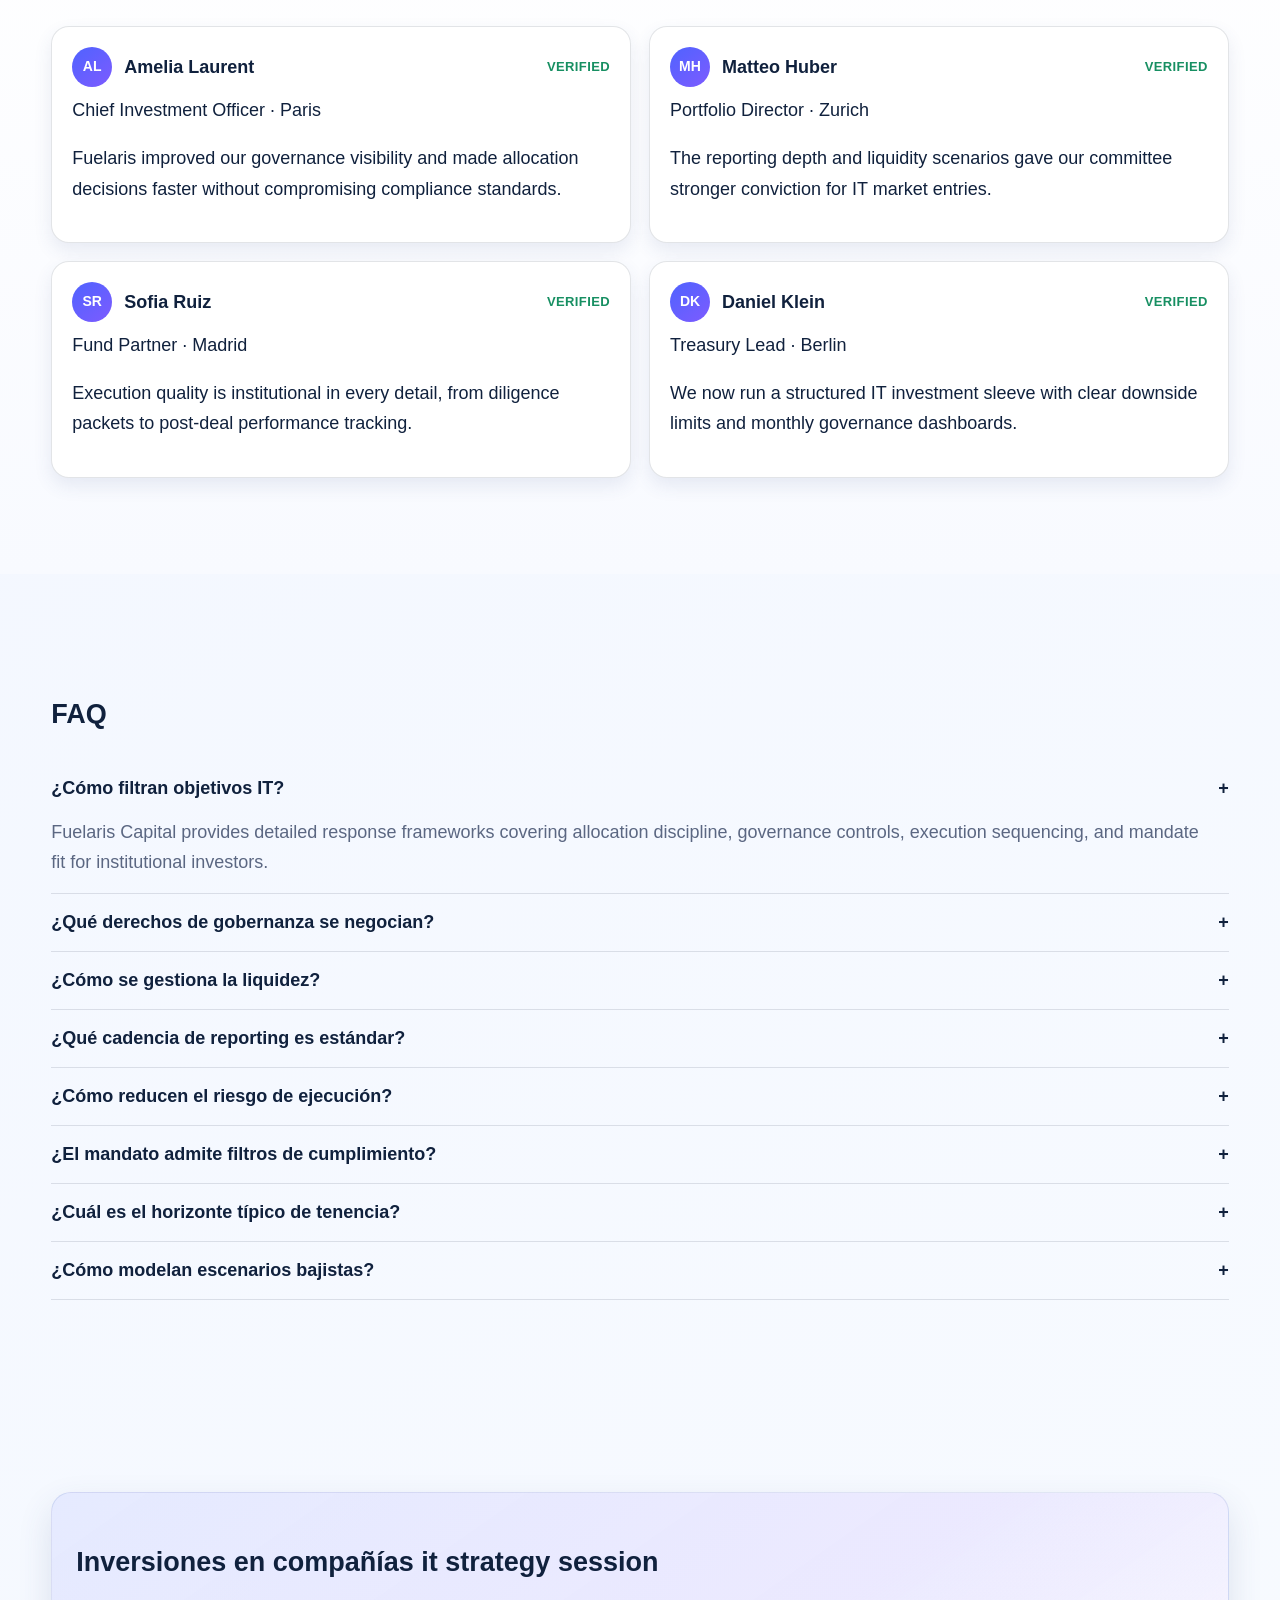
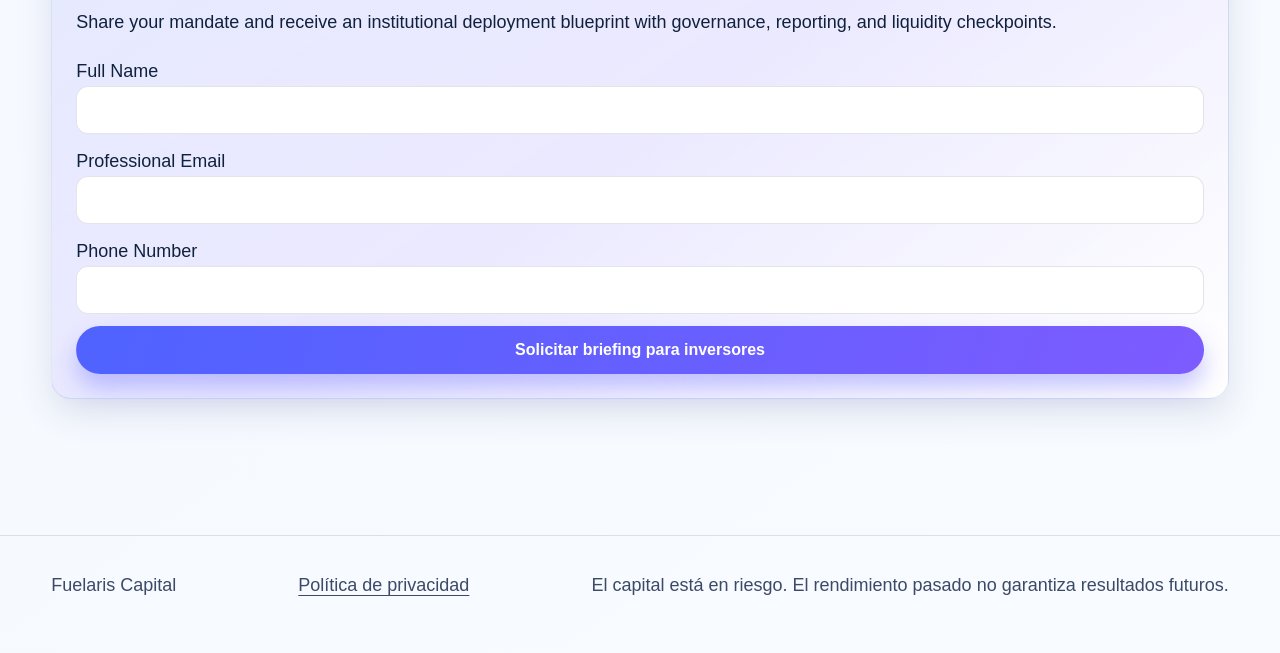
<file: es/index.html>
<!doctype html>
<html lang="es">
<head>
  <meta charset="utf-8" />
  <meta name="viewport" content="width=device-width,initial-scale=1" />
  <title>Fuelaris Capital | Inversiones institucionales en compañías IT</title>
  <meta name="description" content="Fuelaris Capital ofrece inversiones institucionales en compañías IT con gobernanza, reporting y ejecución ajustada al riesgo." />
  <link rel="canonical" href="https://www.fuelariscapital.com/es/index.html" />
  <link rel="alternate" hreflang="en" href="https://www.fuelariscapital.com/index.html" />
  <link rel="alternate" hreflang="de" href="https://www.fuelariscapital.com/de/index.html" />
  <link rel="alternate" hreflang="fr" href="https://www.fuelariscapital.com/fr/index.html" />
  <link rel="alternate" hreflang="es" href="https://www.fuelariscapital.com/es/index.html" />
  <link rel="alternate" hreflang="it" href="https://www.fuelariscapital.com/it/index.html" />
  <meta property="og:title" content="Fuelaris Capital | Inversiones institucionales en compañías IT" />
  <meta property="og:description" content="Fuelaris Capital ofrece inversiones institucionales en compañías IT con gobernanza, reporting y ejecución ajustada al riesgo." />
  <meta property="og:type" content="website" />
  <meta property="og:url" content="https://www.fuelariscapital.com/es/index.html" />
  <meta property="twitter:card" content="summary_large_image" />
  <meta property="twitter:title" content="Fuelaris Capital | Inversiones institucionales en compañías IT" />
  <meta property="twitter:description" content="Fuelaris Capital ofrece inversiones institucionales en compañías IT con gobernanza, reporting y ejecución ajustada al riesgo." />
  <link rel="stylesheet" href="../assets/style.css" />
  <script type="application/ld+json">{"@context":"https://schema.org","@graph":[{"@type":"Organization","name":"Fuelaris Capital","url":"https://www.fuelariscapital.com"},{"@type":"WebSite","name":"Fuelaris Capital","url":"https://www.fuelariscapital.com"},{"@type":"FAQPage","mainEntity":[{"@type":"Question","name":"¿Cómo filtran objetivos IT?","acceptedAnswer":{"@type":"Answer","text":"Fuelaris Capital follows institutional screening, governance, and reporting standards."}}]},{"@type":"Review","reviewBody":"Institutional execution quality and transparent governance.","reviewRating":{"@type":"Rating","ratingValue":"5"},"author":{"@type":"Person","name":"A. Investor"}}]}</script>
</head>
<body>
<div class="glass-float" aria-hidden="true">
</div>
<header class="site-header">
<div class="container header-row">
<a class="brand" href="#">Fuelaris <span>Capital</span>
</a>
<nav class="main-nav">
<a href="#s1">Mercado</a>
<a href="#s2">Modelo</a>
<a href="#s3">Proceso</a>
<a href="#s4">Insights</a>
<a href="#s5">Riesgo</a>
<a href="#s6">FAQ</a>
</nav>
<div class="header-actions">
<div class="lang-wrap" data-lang-wrap>
<button class="btn lang-trigger" data-lang-trigger>Español</button>
<div class="lang-menu">
<a href="../index.html">
<svg class="flag" viewBox="0 0 18 18" aria-hidden="true">
<circle cx="9" cy="9" r="9" fill="#fff"/>
<rect width="18" height="6" y="0" fill="#d22"/>
<rect width="18" height="6" y="6" fill="#fff"/>
<rect width="18" height="6" y="12" fill="#1f5fff"/>
</svg>English</a>
<a href="../de/index.html">
<svg class="flag" viewBox="0 0 18 18" aria-hidden="true">
<circle cx="9" cy="9" r="9" fill="#fff"/>
<rect width="18" height="6" y="0" fill="#d22"/>
<rect width="18" height="6" y="6" fill="#fff"/>
<rect width="18" height="6" y="12" fill="#1f5fff"/>
</svg>Deutsch</a>
<a href="../fr/index.html">
<svg class="flag" viewBox="0 0 18 18" aria-hidden="true">
<circle cx="9" cy="9" r="9" fill="#fff"/>
<rect width="18" height="6" y="0" fill="#d22"/>
<rect width="18" height="6" y="6" fill="#fff"/>
<rect width="18" height="6" y="12" fill="#1f5fff"/>
</svg>Français</a>
<a href="../es/index.html">
<svg class="flag" viewBox="0 0 18 18" aria-hidden="true">
<circle cx="9" cy="9" r="9" fill="#fff"/>
<rect width="18" height="6" y="0" fill="#d22"/>
<rect width="18" height="6" y="6" fill="#fff"/>
<rect width="18" height="6" y="12" fill="#1f5fff"/>
</svg>Español</a>
<a href="../it/index.html">
<svg class="flag" viewBox="0 0 18 18" aria-hidden="true">
<circle cx="9" cy="9" r="9" fill="#fff"/>
<rect width="18" height="6" y="0" fill="#d22"/>
<rect width="18" height="6" y="6" fill="#fff"/>
<rect width="18" height="6" y="12" fill="#1f5fff"/>
</svg>Italiano</a>
</div>
</div>
<a href="#lead" class="btn btn-primary">Solicitar briefing para inversores</a>
</div>
<button class="burger" data-burger aria-label="Open menu">☰</button>
</div>
</header>
<div class="drawer-backdrop" data-drawer-backdrop>
</div>
<aside class="drawer" data-drawer>
<button class="btn" data-drawer-close>✕</button>
<a href="#s1">Mercado</a>
<a href="#s2">Modelo</a>
<a href="#s3">Proceso</a>
<a href="#s4">Insights</a>
<a href="#s5">Riesgo</a>
<a href="#s6">FAQ</a>
<div class="lang-wrap" data-lang-wrap>
<button class="btn lang-trigger" data-lang-trigger>Español</button>
<div class="lang-menu">
<a href="../index.html">
<svg class="flag" viewBox="0 0 18 18" aria-hidden="true">
<circle cx="9" cy="9" r="9" fill="#fff"/>
<rect width="18" height="6" y="0" fill="#d22"/>
<rect width="18" height="6" y="6" fill="#fff"/>
<rect width="18" height="6" y="12" fill="#1f5fff"/>
</svg>English</a>
<a href="../de/index.html">
<svg class="flag" viewBox="0 0 18 18" aria-hidden="true">
<circle cx="9" cy="9" r="9" fill="#fff"/>
<rect width="18" height="6" y="0" fill="#d22"/>
<rect width="18" height="6" y="6" fill="#fff"/>
<rect width="18" height="6" y="12" fill="#1f5fff"/>
</svg>Deutsch</a>
<a href="../fr/index.html">
<svg class="flag" viewBox="0 0 18 18" aria-hidden="true">
<circle cx="9" cy="9" r="9" fill="#fff"/>
<rect width="18" height="6" y="0" fill="#d22"/>
<rect width="18" height="6" y="6" fill="#fff"/>
<rect width="18" height="6" y="12" fill="#1f5fff"/>
</svg>Français</a>
<a href="../es/index.html">
<svg class="flag" viewBox="0 0 18 18" aria-hidden="true">
<circle cx="9" cy="9" r="9" fill="#fff"/>
<rect width="18" height="6" y="0" fill="#d22"/>
<rect width="18" height="6" y="6" fill="#fff"/>
<rect width="18" height="6" y="12" fill="#1f5fff"/>
</svg>Español</a>
<a href="../it/index.html">
<svg class="flag" viewBox="0 0 18 18" aria-hidden="true">
<circle cx="9" cy="9" r="9" fill="#fff"/>
<rect width="18" height="6" y="0" fill="#d22"/>
<rect width="18" height="6" y="6" fill="#fff"/>
<rect width="18" height="6" y="12" fill="#1f5fff"/>
</svg>Italiano</a>
</div>
</div>
<a href="#lead" class="btn btn-primary">Solicitar briefing para inversores</a>
</aside>
<main>
<section class="section hero" id="s1">
<div class="container hero-grid">
<div class="reveal">
<h1>Inversiones en Compañías IT con Gobernanza Institucional</h1>
<p class="lead">Fuelaris Capital estructura inversiones en compañías IT para family offices, fondos y equipos de tesorería que necesitan asignación disciplinada y no exposición especulativa. Nuestra plataforma combina due diligence primaria, acceso secundario y gobernanza activa para desplegar capital con mandato claro. Los inversores reciben reporting transparente, planificación de liquidez y controles de ejecución desde el análisis inicial hasta la salida. En la fase inicial definimos objetivos de retorno ajustado al riesgo, límites de cumplimiento y ritmo de despliegue de cartera.</p>
<div class="kpi-strip">
<div class="kpi">
<strong>€1.4B</strong>AUM pipeline</div>
<div class="kpi">
<strong>92%</strong>Retention</div>
<div class="kpi">
<strong>41</strong>IT deals tracked</div>
<div class="kpi">
<strong>24d</strong>Avg IC cycle</div>
</div>
</div>
<div class="panel reveal" id="lead">
<form class="lead-form">
<label>Full Name<input type="text" name="name" required>
</label>
<label>Professional Email<input type="email" name="email" required>
</label>
<label>Phone Number<input type="tel" name="phone" required>
</label>
<button class="btn btn-primary" type="submit">Solicitar briefing para inversores</button>
</form>
</div>
</div>
</section>
<section class="section" id="kpi-major">
<div class="container split">
<article class="reveal">
<h2>Franja KPI y telemetría de cartera</h2>
<p>La franja KPI convierte la actividad bruta de operaciones en señales institucionales relevantes para comités de asignación. En lugar de métricas aisladas, Fuelaris agrupa profundidad de pipeline, cobertura de gobernanza, velocidad de ejecución y preparación de liquidez en una capa operativa única. Esto importa porque el mandato depende del timing y no solo de la calidad del objetivo. Los inversores comparan la rapidez con la que la diligencia se convierte en posiciones ejecutables manteniendo controles de cumplimiento.</p>
<p>Cada KPI está vinculado a una decisión concreta: cuándo acelerar el despliegue, cuándo preservar capital de reserva y cuándo mantener la exposición estable. El resultado es un puente de reporting claro entre equipo de inversión y supervisión.</p>
</article>
<div class="visual-card reveal"><div class="bars"><div>Calidad pipeline<div class="bar"><span data-width="83%"></span></div></div><div>Preparación ejecución<div class="bar"><span data-width="79%"></span></div></div><div>Completitud reporting<div class="bar"><span data-width="91%"></span></div></div></div></div>
</div>
</section>
<section class="section alt" id="s2">
<div class="container split">
<article class="reveal">
<h2>Why market timing in inversiones en compañías IT matters</h2>
<p>Institutional capital enters IT cycles through disciplined allocation windows rather than media sentiment. Fuelaris Capital quantifies revenue durability, gross margin resilience, and procurement depth across software infrastructure, cybersecurity, and applied AI vendors. This framework matters because volatility can hide premium entry points when governance quality remains intact.</p>
<p>We convert macro noise into mandate-relevant signals: repricing velocity, buyer concentration, and secondary liquidity depth. Investors gain a repeatable process that preserves capital efficiency while prioritizing risk-adjusted return.</p>
</article>
<div class="visual-card reveal">
<div class="bars">
<div>Resilient ARR<div class="bar">
<span data-width="87%">
</span>
</div>
</div>
<div>Governance score<div class="bar">
<span data-width="82%">
</span>
</div>
</div>
<div>Liquidity visibility<div class="bar">
<span data-width="74%">
</span>
</div>
</div>
</div>
</div>
</div>
</section>
<section class="section" id="s3">
<div class="container split">
<div class="visual-card reveal">
<table class="data-table">
<tr>
<th>Model</th>
<th>Impact</th>
</tr>
<tr>
<td>Core Allocation</td>
<td>Compounding cash flow</td>
</tr>
<tr>
<td>Opportunistic Sleeve</td>
<td>Valuation dislocation capture</td>
</tr>
<tr>
<td>Liquidity Reserve</td>
<td>Execution flexibility</td>
</tr>
</table>
</div>
<article class="reveal">
<h2>Portfolio model</h2>
<p>Our model combines core, opportunistic, and reserve sleeves so each mandate keeps strategic exposure while retaining tactical flexibility. Core positions target durable IT operators with proven governance and reporting hygiene. Opportunistic positions focus on temporary dislocations where underwriting confidence exceeds market consensus. A dedicated liquidity sleeve protects execution quality during uncertain conditions.</p>
</article>
</div>
</section>
<section class="section alt" id="s4">
<div class="container split">
<article class="reveal">
<h2>Process timeline</h2>
<p>Fuelaris Capital follows a five-gate process: sourcing, diligence, investment committee, execution, and continuous monitoring. Each gate contains clear documentation standards and compliance checks, reducing decision noise and improving accountability. For investors, this means transparent progression and faster re-allocation when conditions change.</p>
</article>
<div class="visual-card reveal">
<div class="timeline">
<div class="step">
<strong>Week 1-2</strong> universe mapping</div>
<div class="step">
<strong>Week 3</strong> diligence sprint</div>
<div class="step">
<strong>Week 4</strong> committee memo</div>
<div class="step">
<strong>Week 5</strong> execution</div>
<div class="step">
<strong>Ongoing</strong> governance reporting</div>
</div>
</div>
</div>
</section>
<section class="section" id="s5">
<div class="container center-block reveal">
<h2>Metrics and capital efficiency dashboard</h2>
<p>Institutional investors need a consistent lens across exposure, downside protection, and liquidity assumptions.</p>
<div class="metric-grid">
<div class="metric">
<strong>13.8%</strong>Net IRR target band</div>
<div class="metric">
<strong>1.9x</strong>Gross MOIC underwriting</div>
<div class="metric">
<strong>0.63</strong>Loss ratio stress-case</div>
</div>
</div>
</section>
<section class="section alt" id="s6">
<div class="container split">
<div class="visual-card reveal">
<div class="compare">
<div class="col">
<h3>Fuelaris</h3>
<ul>
<li>Mandate fit engine</li>
<li>Monthly governance packs</li>
<li>Scenario-based liquidity map</li>
</ul>
</div>
<div class="col">
<h3>Traditional flow</h3>
<ul>
<li>Fragmented deal filtering</li>
<li>Quarterly updates only</li>
<li>Reactive liquidity planning</li>
</ul>
</div>
</div>
</div>
<article class="reveal">
<h2>Research insights</h2>
<p>Our insight layer translates technical company data into portfolio action. Instead of isolated memos, we deliver sector-level signals and issuer-level updates in a single decision stack. This improves execution speed and allows investment committees to compare opportunities with common assumptions.</p>
</article>
</div>
</section>
<section class="section" id="s7">
<div class="container split">
<article class="reveal">
<h2>Risk architecture</h2>
<p>Risk management is not a post-trade overlay; it is embedded in sourcing, valuation, and position sizing. We run concentration limits, covenant review, and downside scenario testing before commitment and after deployment. Every mandate gets compliance mapping and transfer controls for cross-border exposure.</p>
</article>
<div class="visual-card reveal">
<div class="bars">
<div>Concentration control<div class="bar">
<span data-width="81%">
</span>
</div>
</div>
<div>Governance coverage<div class="bar">
<span data-width="89%">
</span>
</div>
</div>
<div>Compliance traceability<div class="bar">
<span data-width="85%">
</span>
</div>
</div>
</div>
</div>
</div>
</section>
<section class="section alt" id="s8">
<div class="container">
<h2 class="reveal">Investor reviews</h2>
<div class="reviews">
<article class="review reveal">
<div class="review-head">
<div class="avatar">AL</div>
<strong>Amelia Laurent</strong>
<span class="verified">VERIFIED</span>
</div>
<div>Chief Investment Officer · Paris</div>
<p>Fuelaris improved our governance visibility and made allocation decisions faster without compromising compliance standards.</p>
</article>
<article class="review reveal">
<div class="review-head">
<div class="avatar">MH</div>
<strong>Matteo Huber</strong>
<span class="verified">VERIFIED</span>
</div>
<div>Portfolio Director · Zurich</div>
<p>The reporting depth and liquidity scenarios gave our committee stronger conviction for IT market entries.</p>
</article>
<article class="review reveal">
<div class="review-head">
<div class="avatar">SR</div>
<strong>Sofia Ruiz</strong>
<span class="verified">VERIFIED</span>
</div>
<div>Fund Partner · Madrid</div>
<p>Execution quality is institutional in every detail, from diligence packets to post-deal performance tracking.</p>
</article>
<article class="review reveal">
<div class="review-head">
<div class="avatar">DK</div>
<strong>Daniel Klein</strong>
<span class="verified">VERIFIED</span>
</div>
<div>Treasury Lead · Berlin</div>
<p>We now run a structured IT investment sleeve with clear downside limits and monthly governance dashboards.</p>
</article>
</div>
</div>
</section>
<section class="section" id="s9">
<div class="container reveal">
<h2>FAQ</h2>
<div class="faq-item active">
<button class="faq-trigger" aria-expanded="false">¿Cómo filtran objetivos IT?<span>+</span>
</button>
<div class="faq-body">Fuelaris Capital provides detailed response frameworks covering allocation discipline, governance controls, execution sequencing, and mandate fit for institutional investors.</div>
</div>
<div class="faq-item">
<button class="faq-trigger" aria-expanded="false">¿Qué derechos de gobernanza se negocian?<span>+</span>
</button>
<div class="faq-body">Fuelaris Capital provides detailed response frameworks covering allocation discipline, governance controls, execution sequencing, and mandate fit for institutional investors.</div>
</div>
<div class="faq-item">
<button class="faq-trigger" aria-expanded="false">¿Cómo se gestiona la liquidez?<span>+</span>
</button>
<div class="faq-body">Fuelaris Capital provides detailed response frameworks covering allocation discipline, governance controls, execution sequencing, and mandate fit for institutional investors.</div>
</div>
<div class="faq-item">
<button class="faq-trigger" aria-expanded="false">¿Qué cadencia de reporting es estándar?<span>+</span>
</button>
<div class="faq-body">Fuelaris Capital provides detailed response frameworks covering allocation discipline, governance controls, execution sequencing, and mandate fit for institutional investors.</div>
</div>
<div class="faq-item">
<button class="faq-trigger" aria-expanded="false">¿Cómo reducen el riesgo de ejecución?<span>+</span>
</button>
<div class="faq-body">Fuelaris Capital provides detailed response frameworks covering allocation discipline, governance controls, execution sequencing, and mandate fit for institutional investors.</div>
</div>
<div class="faq-item">
<button class="faq-trigger" aria-expanded="false">¿El mandato admite filtros de cumplimiento?<span>+</span>
</button>
<div class="faq-body">Fuelaris Capital provides detailed response frameworks covering allocation discipline, governance controls, execution sequencing, and mandate fit for institutional investors.</div>
</div>
<div class="faq-item">
<button class="faq-trigger" aria-expanded="false">¿Cuál es el horizonte típico de tenencia?<span>+</span>
</button>
<div class="faq-body">Fuelaris Capital provides detailed response frameworks covering allocation discipline, governance controls, execution sequencing, and mandate fit for institutional investors.</div>
</div>
<div class="faq-item">
<button class="faq-trigger" aria-expanded="false">¿Cómo modelan escenarios bajistas?<span>+</span>
</button>
<div class="faq-body">Fuelaris Capital provides detailed response frameworks covering allocation discipline, governance controls, execution sequencing, and mandate fit for institutional investors.</div>
</div>
</div>
</section>
<section class="section final-cta" id="s10">
<div class="container">
<div class="panel reveal">
<h2>Inversiones en compañías it strategy session</h2>
<p>Share your mandate and receive an institutional deployment blueprint with governance, reporting, and liquidity checkpoints.</p>
<form class="lead-form">
<label>Full Name<input type="text" required>
</label>
<label>Professional Email<input type="email" required>
</label>
<label>Phone Number<input type="tel" required>
</label>
<button class="btn btn-primary" type="submit">Solicitar briefing para inversores</button>
</form>
</div>
</div>
</section>
</main>
<footer class="footer">
<div class="container footer-row">
<div>Fuelaris Capital</div>
<a href="#" class="privacy-link" data-privacy-open>Política de privacidad</a>
<div>El capital está en riesgo. El rendimiento pasado no garantiza resultados futuros.</div>
</div>
</footer>
<div class="modal-backdrop" data-modal-backdrop>
<div class="modal" data-modal role="dialog" aria-modal="true" aria-label="Política de privacidad">
<div class="modal-head">
<strong>Política de privacidad</strong>
<button class="close-icon" data-modal-close aria-label="Close">×</button>
</div>
<div class="modal-body">
<p>Introduction: Fuelaris Capital processes investor data to provide services linked to inversiones en compañías IT. Data collection: identification, contact, device, and engagement details submitted through forms. Legal basis: contract preparation, legitimate interest, and regulatory obligations. Cookies: analytics and preference cookies used to improve delivery. Retention: records are stored according to compliance timelines and deleted when no longer required. Third-party sharing: trusted providers, custodians, and auditors may receive limited data under contractual safeguards. Security: encryption in transit, role-based access, and monitoring controls are applied. User rights: access, rectification, deletion, restriction, portability, and objection rights can be requested. International transfers: when data moves across jurisdictions, standard contractual clauses are used. Industry risk disclosure: investment communications do not constitute guaranteed returns and capital is exposed to market, liquidity, and technology-sector risk. Contact: privacy@fuelariscapital.com.</p>
</div>
<div class="modal-footer">
<button class="btn" data-modal-close>Close</button>
</div>
</div>
</div>
<script defer src="../assets/app.js">
</script>
</body>
</html>
</file>
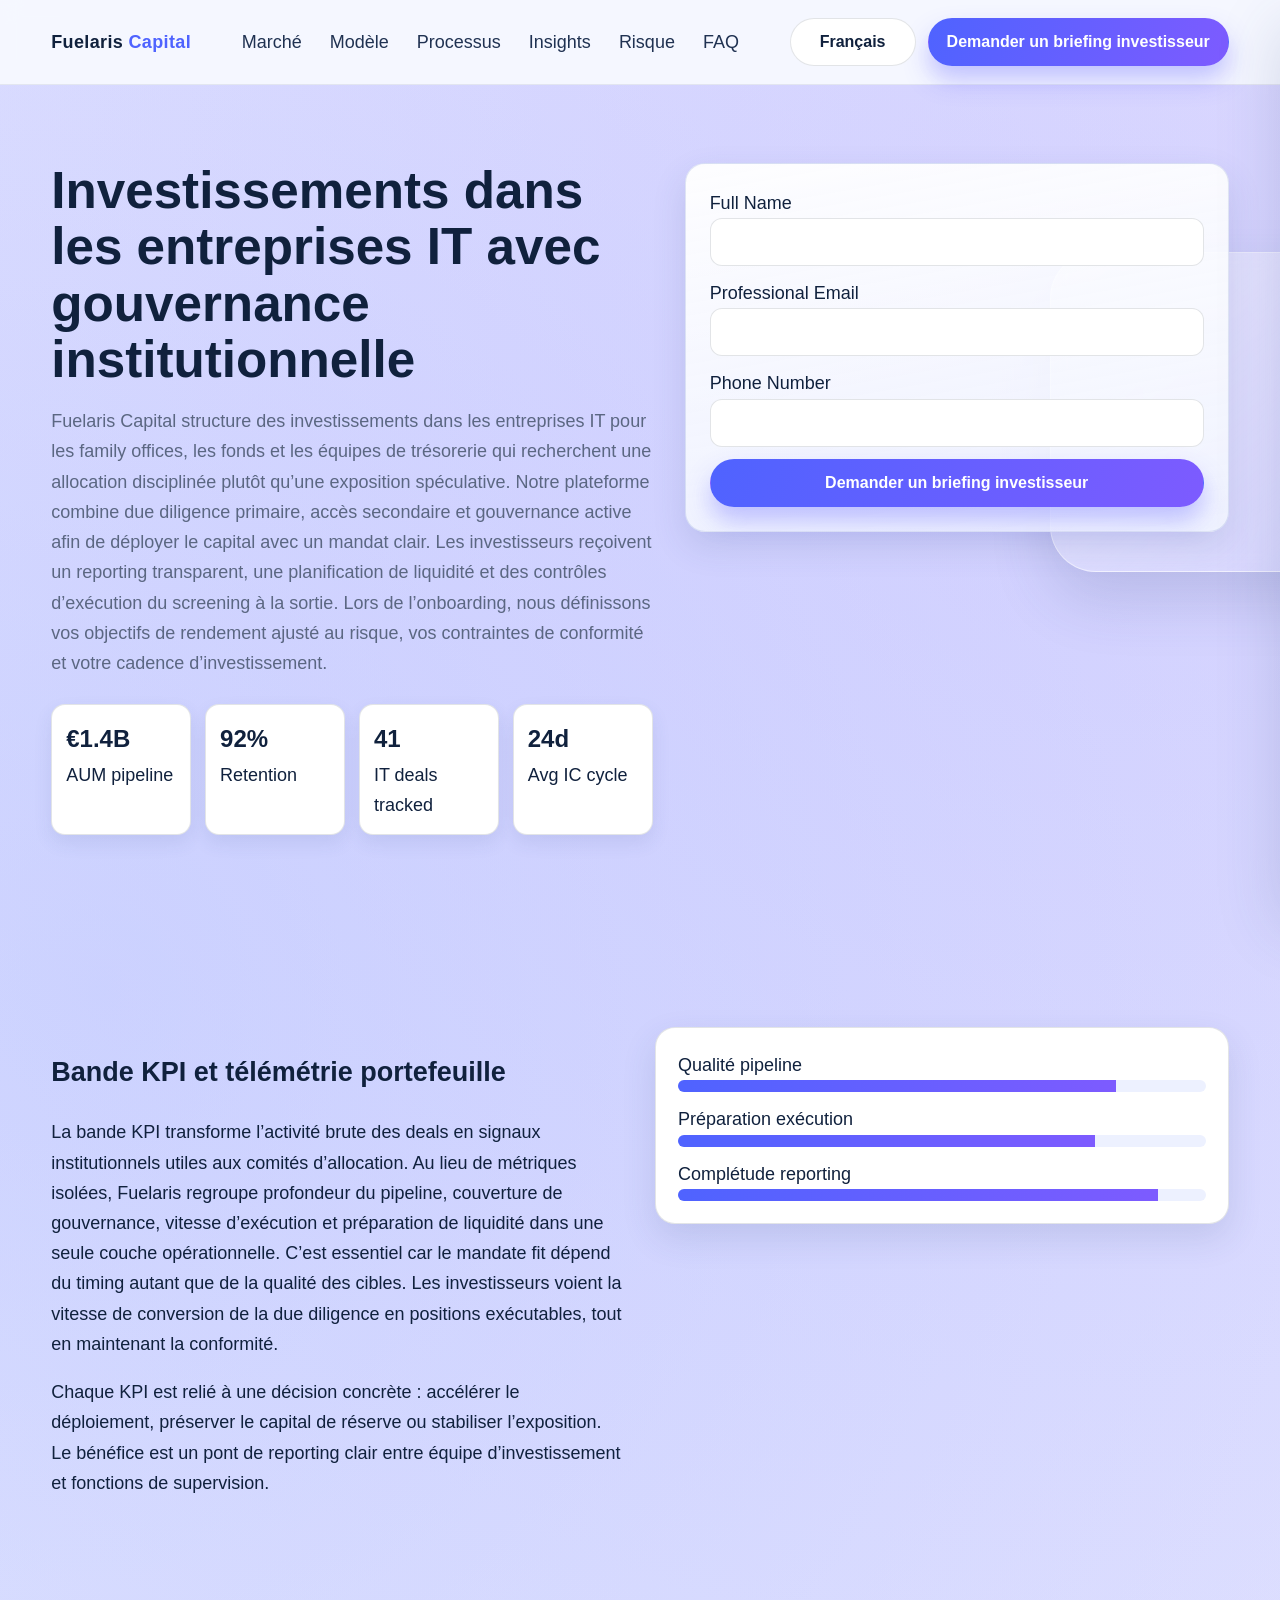
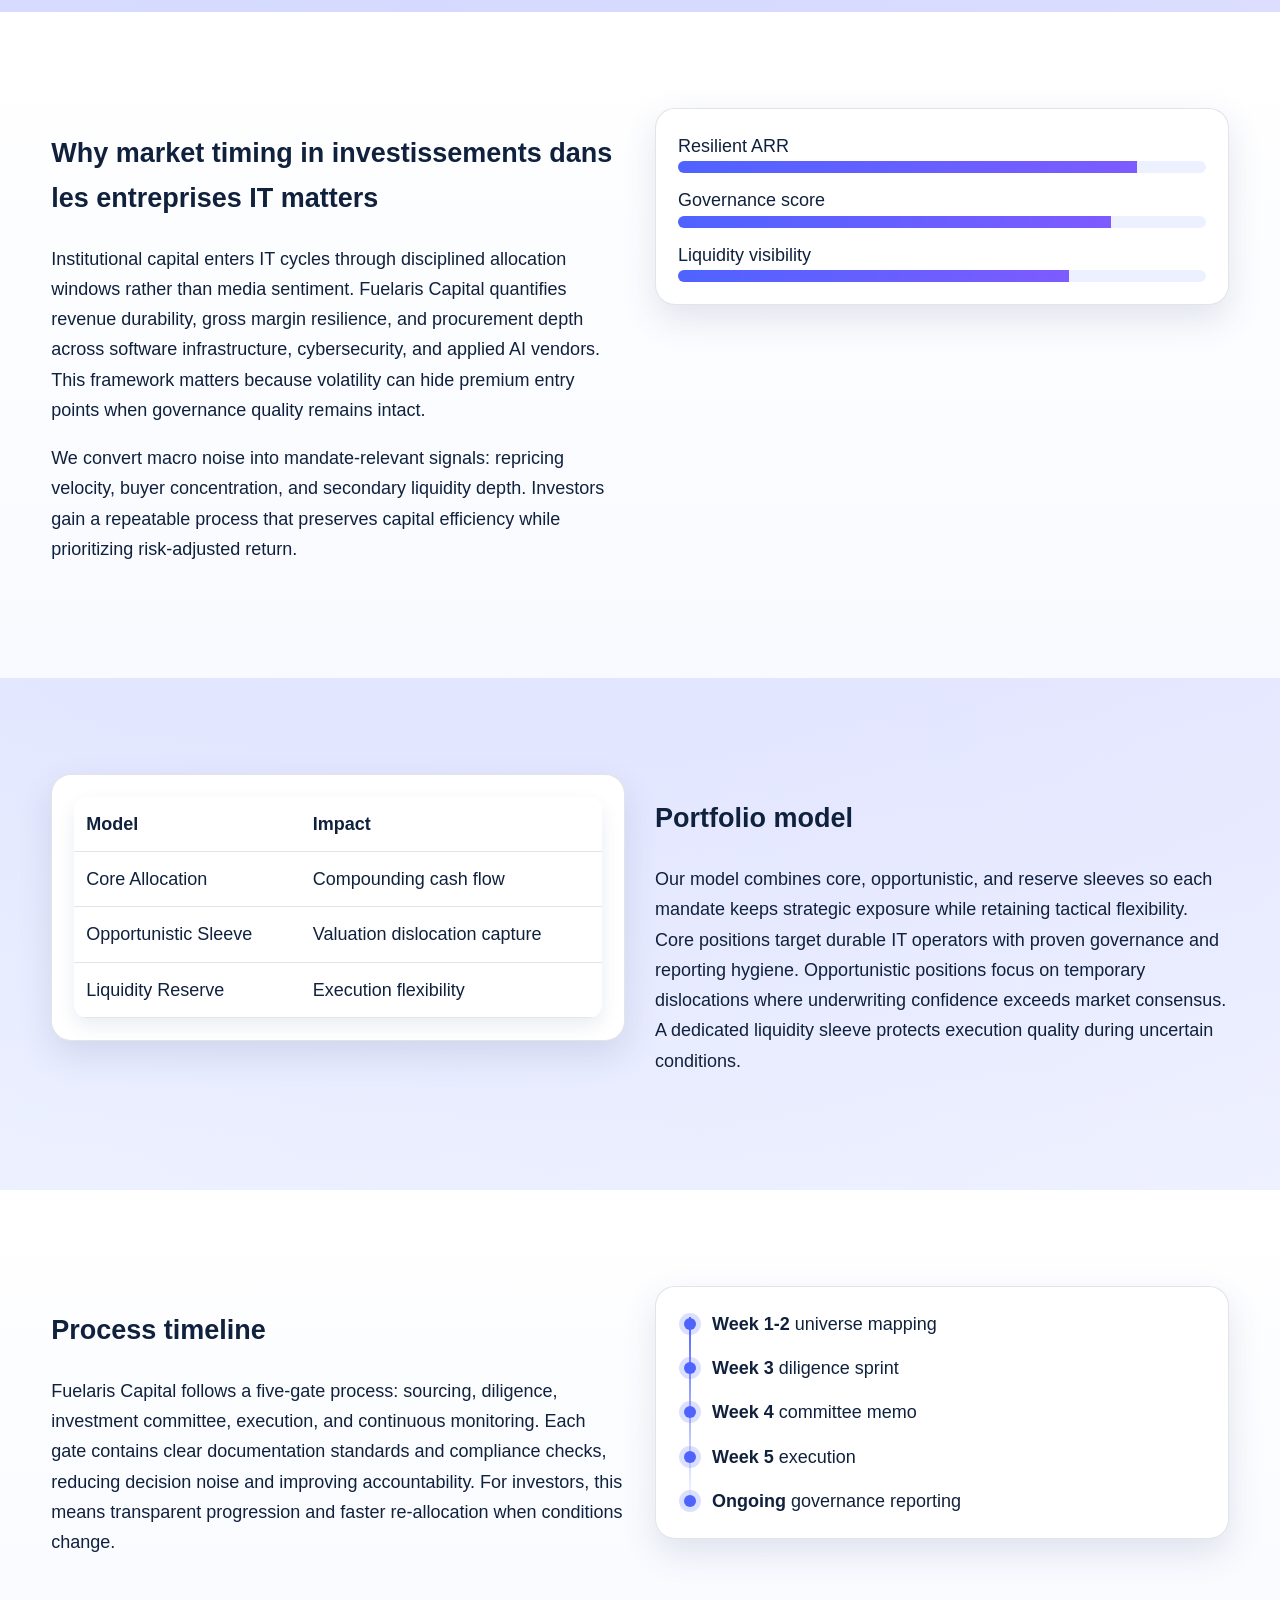
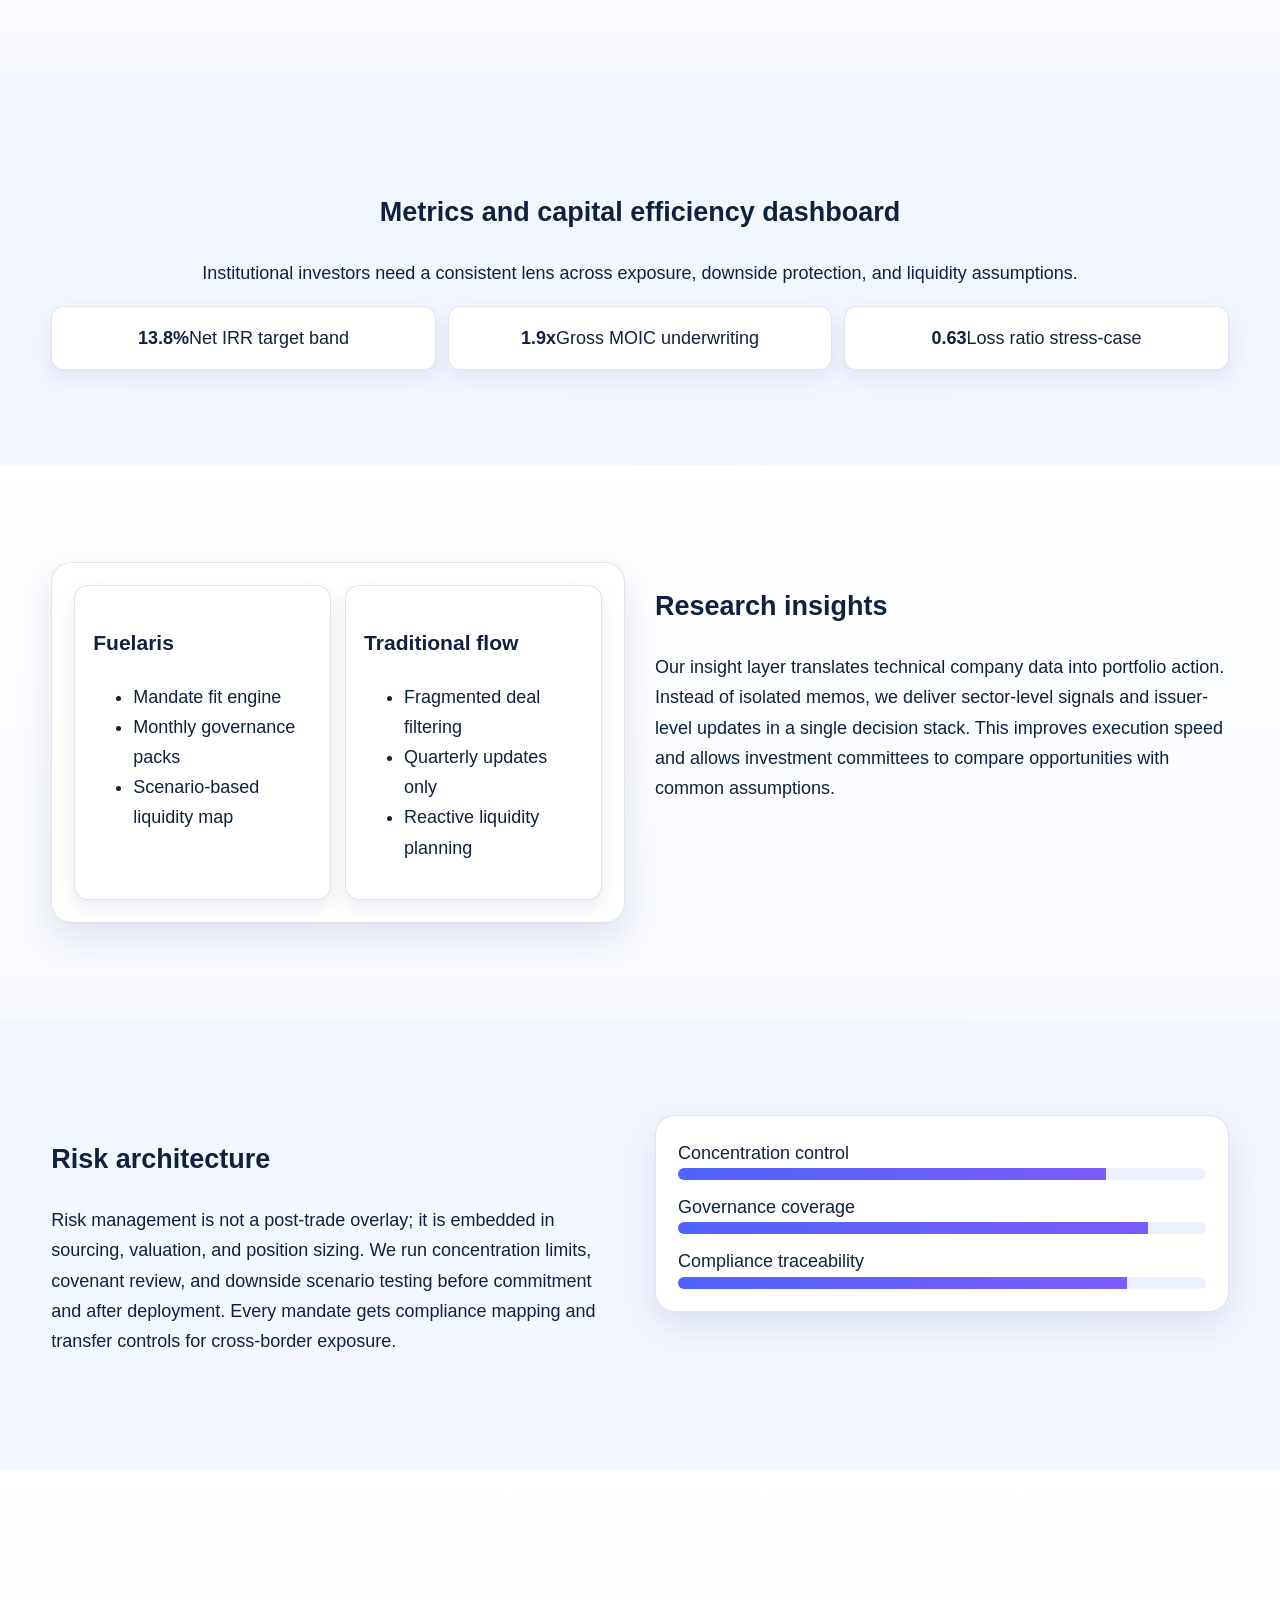
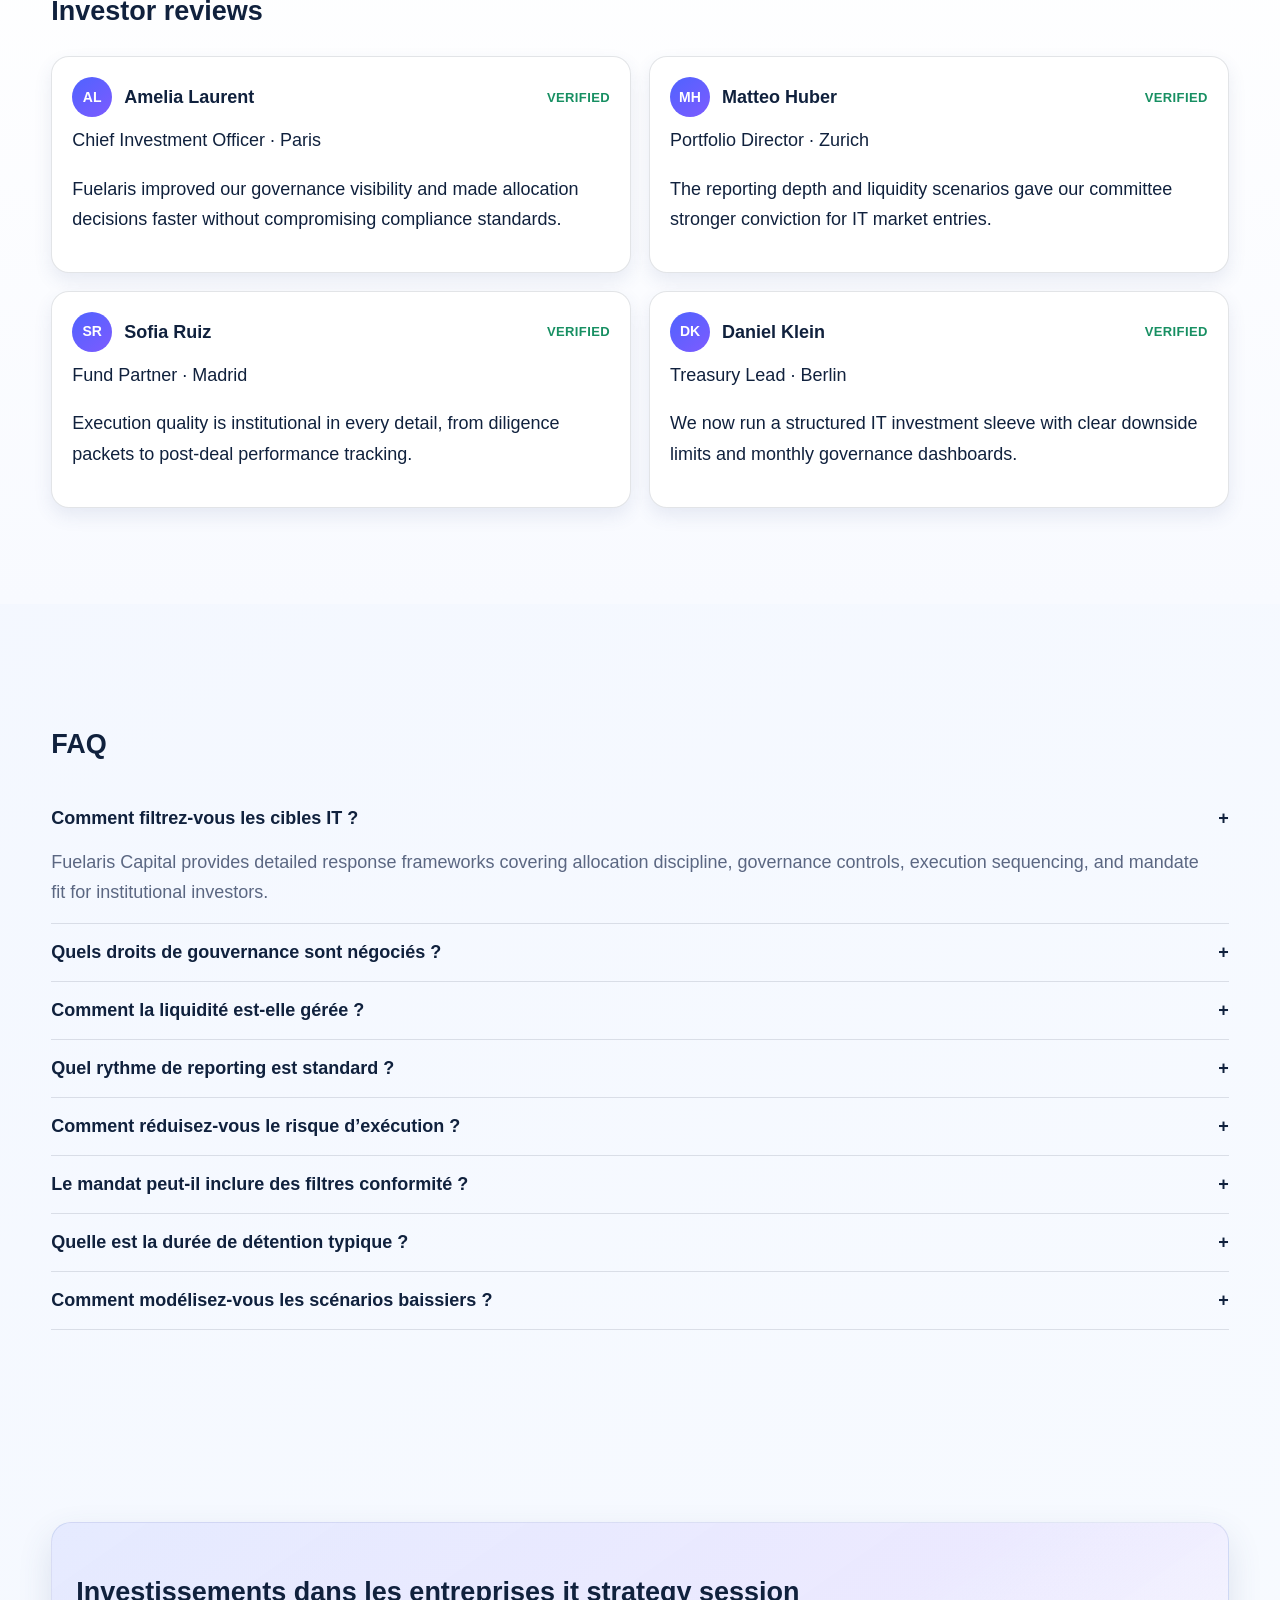
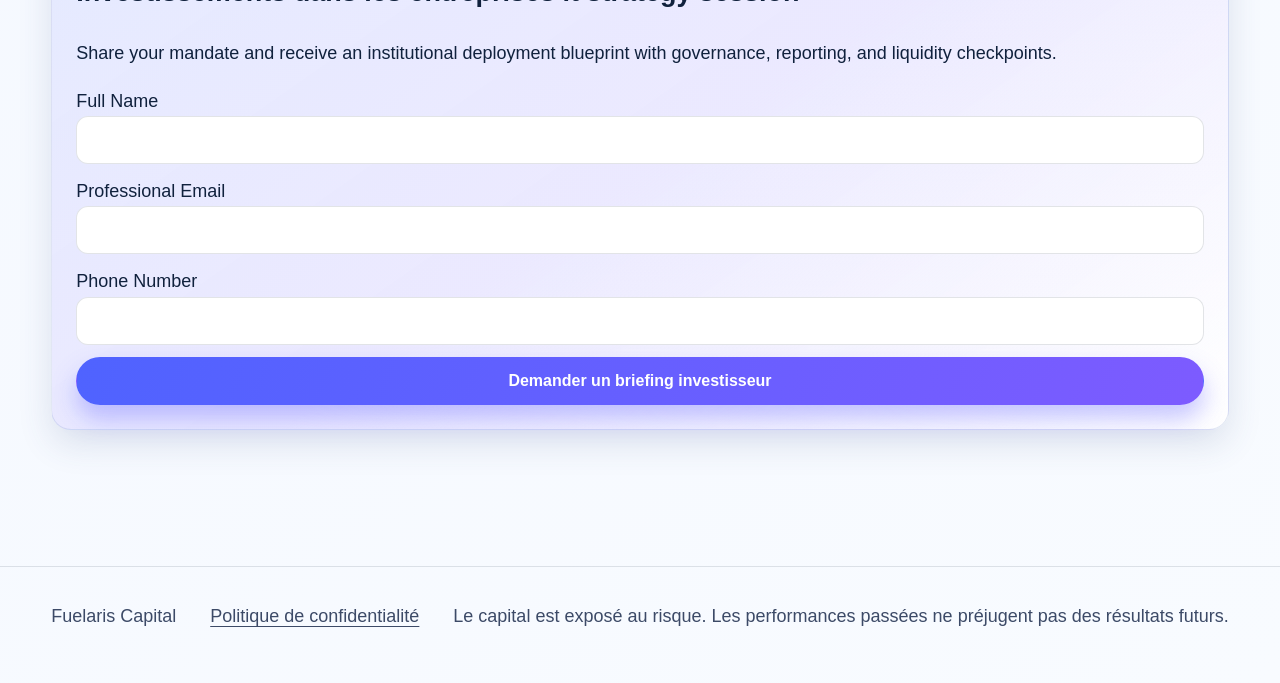
<file: fr/index.html>
<!doctype html>
<html lang="fr">
<head>
  <meta charset="utf-8" />
  <meta name="viewport" content="width=device-width,initial-scale=1" />
  <title>Fuelaris Capital | Investissements institutionnels dans les entreprises IT</title>
  <meta name="description" content="Fuelaris Capital propose des investissements institutionnels dans les entreprises IT avec gouvernance, reporting et exécution ajustée au risque." />
  <link rel="canonical" href="https://www.fuelariscapital.com/fr/index.html" />
  <link rel="alternate" hreflang="en" href="https://www.fuelariscapital.com/index.html" />
  <link rel="alternate" hreflang="de" href="https://www.fuelariscapital.com/de/index.html" />
  <link rel="alternate" hreflang="fr" href="https://www.fuelariscapital.com/fr/index.html" />
  <link rel="alternate" hreflang="es" href="https://www.fuelariscapital.com/es/index.html" />
  <link rel="alternate" hreflang="it" href="https://www.fuelariscapital.com/it/index.html" />
  <meta property="og:title" content="Fuelaris Capital | Investissements institutionnels dans les entreprises IT" />
  <meta property="og:description" content="Fuelaris Capital propose des investissements institutionnels dans les entreprises IT avec gouvernance, reporting et exécution ajustée au risque." />
  <meta property="og:type" content="website" />
  <meta property="og:url" content="https://www.fuelariscapital.com/fr/index.html" />
  <meta property="twitter:card" content="summary_large_image" />
  <meta property="twitter:title" content="Fuelaris Capital | Investissements institutionnels dans les entreprises IT" />
  <meta property="twitter:description" content="Fuelaris Capital propose des investissements institutionnels dans les entreprises IT avec gouvernance, reporting et exécution ajustée au risque." />
  <link rel="stylesheet" href="../assets/style.css" />
  <script type="application/ld+json">{"@context":"https://schema.org","@graph":[{"@type":"Organization","name":"Fuelaris Capital","url":"https://www.fuelariscapital.com"},{"@type":"WebSite","name":"Fuelaris Capital","url":"https://www.fuelariscapital.com"},{"@type":"FAQPage","mainEntity":[{"@type":"Question","name":"Comment filtrez-vous les cibles IT ?","acceptedAnswer":{"@type":"Answer","text":"Fuelaris Capital follows institutional screening, governance, and reporting standards."}}]},{"@type":"Review","reviewBody":"Institutional execution quality and transparent governance.","reviewRating":{"@type":"Rating","ratingValue":"5"},"author":{"@type":"Person","name":"A. Investor"}}]}</script>
</head>
<body>
<div class="glass-float" aria-hidden="true">
</div>
<header class="site-header">
<div class="container header-row">
<a class="brand" href="#">Fuelaris <span>Capital</span>
</a>
<nav class="main-nav">
<a href="#s1">Marché</a>
<a href="#s2">Modèle</a>
<a href="#s3">Processus</a>
<a href="#s4">Insights</a>
<a href="#s5">Risque</a>
<a href="#s6">FAQ</a>
</nav>
<div class="header-actions">
<div class="lang-wrap" data-lang-wrap>
<button class="btn lang-trigger" data-lang-trigger>Français</button>
<div class="lang-menu">
<a href="../index.html">
<svg class="flag" viewBox="0 0 18 18" aria-hidden="true">
<circle cx="9" cy="9" r="9" fill="#fff"/>
<rect width="18" height="6" y="0" fill="#d22"/>
<rect width="18" height="6" y="6" fill="#fff"/>
<rect width="18" height="6" y="12" fill="#1f5fff"/>
</svg>English</a>
<a href="../de/index.html">
<svg class="flag" viewBox="0 0 18 18" aria-hidden="true">
<circle cx="9" cy="9" r="9" fill="#fff"/>
<rect width="18" height="6" y="0" fill="#d22"/>
<rect width="18" height="6" y="6" fill="#fff"/>
<rect width="18" height="6" y="12" fill="#1f5fff"/>
</svg>Deutsch</a>
<a href="../fr/index.html">
<svg class="flag" viewBox="0 0 18 18" aria-hidden="true">
<circle cx="9" cy="9" r="9" fill="#fff"/>
<rect width="18" height="6" y="0" fill="#d22"/>
<rect width="18" height="6" y="6" fill="#fff"/>
<rect width="18" height="6" y="12" fill="#1f5fff"/>
</svg>Français</a>
<a href="../es/index.html">
<svg class="flag" viewBox="0 0 18 18" aria-hidden="true">
<circle cx="9" cy="9" r="9" fill="#fff"/>
<rect width="18" height="6" y="0" fill="#d22"/>
<rect width="18" height="6" y="6" fill="#fff"/>
<rect width="18" height="6" y="12" fill="#1f5fff"/>
</svg>Español</a>
<a href="../it/index.html">
<svg class="flag" viewBox="0 0 18 18" aria-hidden="true">
<circle cx="9" cy="9" r="9" fill="#fff"/>
<rect width="18" height="6" y="0" fill="#d22"/>
<rect width="18" height="6" y="6" fill="#fff"/>
<rect width="18" height="6" y="12" fill="#1f5fff"/>
</svg>Italiano</a>
</div>
</div>
<a href="#lead" class="btn btn-primary">Demander un briefing investisseur</a>
</div>
<button class="burger" data-burger aria-label="Open menu">☰</button>
</div>
</header>
<div class="drawer-backdrop" data-drawer-backdrop>
</div>
<aside class="drawer" data-drawer>
<button class="btn" data-drawer-close>✕</button>
<a href="#s1">Marché</a>
<a href="#s2">Modèle</a>
<a href="#s3">Processus</a>
<a href="#s4">Insights</a>
<a href="#s5">Risque</a>
<a href="#s6">FAQ</a>
<div class="lang-wrap" data-lang-wrap>
<button class="btn lang-trigger" data-lang-trigger>Français</button>
<div class="lang-menu">
<a href="../index.html">
<svg class="flag" viewBox="0 0 18 18" aria-hidden="true">
<circle cx="9" cy="9" r="9" fill="#fff"/>
<rect width="18" height="6" y="0" fill="#d22"/>
<rect width="18" height="6" y="6" fill="#fff"/>
<rect width="18" height="6" y="12" fill="#1f5fff"/>
</svg>English</a>
<a href="../de/index.html">
<svg class="flag" viewBox="0 0 18 18" aria-hidden="true">
<circle cx="9" cy="9" r="9" fill="#fff"/>
<rect width="18" height="6" y="0" fill="#d22"/>
<rect width="18" height="6" y="6" fill="#fff"/>
<rect width="18" height="6" y="12" fill="#1f5fff"/>
</svg>Deutsch</a>
<a href="../fr/index.html">
<svg class="flag" viewBox="0 0 18 18" aria-hidden="true">
<circle cx="9" cy="9" r="9" fill="#fff"/>
<rect width="18" height="6" y="0" fill="#d22"/>
<rect width="18" height="6" y="6" fill="#fff"/>
<rect width="18" height="6" y="12" fill="#1f5fff"/>
</svg>Français</a>
<a href="../es/index.html">
<svg class="flag" viewBox="0 0 18 18" aria-hidden="true">
<circle cx="9" cy="9" r="9" fill="#fff"/>
<rect width="18" height="6" y="0" fill="#d22"/>
<rect width="18" height="6" y="6" fill="#fff"/>
<rect width="18" height="6" y="12" fill="#1f5fff"/>
</svg>Español</a>
<a href="../it/index.html">
<svg class="flag" viewBox="0 0 18 18" aria-hidden="true">
<circle cx="9" cy="9" r="9" fill="#fff"/>
<rect width="18" height="6" y="0" fill="#d22"/>
<rect width="18" height="6" y="6" fill="#fff"/>
<rect width="18" height="6" y="12" fill="#1f5fff"/>
</svg>Italiano</a>
</div>
</div>
<a href="#lead" class="btn btn-primary">Demander un briefing investisseur</a>
</aside>
<main>
<section class="section hero" id="s1">
<div class="container hero-grid">
<div class="reveal">
<h1>Investissements dans les entreprises IT avec gouvernance institutionnelle</h1>
<p class="lead">Fuelaris Capital structure des investissements dans les entreprises IT pour les family offices, les fonds et les équipes de trésorerie qui recherchent une allocation disciplinée plutôt qu’une exposition spéculative. Notre plateforme combine due diligence primaire, accès secondaire et gouvernance active afin de déployer le capital avec un mandat clair. Les investisseurs reçoivent un reporting transparent, une planification de liquidité et des contrôles d’exécution du screening à la sortie. Lors de l’onboarding, nous définissons vos objectifs de rendement ajusté au risque, vos contraintes de conformité et votre cadence d’investissement.</p>
<div class="kpi-strip">
<div class="kpi">
<strong>€1.4B</strong>AUM pipeline</div>
<div class="kpi">
<strong>92%</strong>Retention</div>
<div class="kpi">
<strong>41</strong>IT deals tracked</div>
<div class="kpi">
<strong>24d</strong>Avg IC cycle</div>
</div>
</div>
<div class="panel reveal" id="lead">
<form class="lead-form">
<label>Full Name<input type="text" name="name" required>
</label>
<label>Professional Email<input type="email" name="email" required>
</label>
<label>Phone Number<input type="tel" name="phone" required>
</label>
<button class="btn btn-primary" type="submit">Demander un briefing investisseur</button>
</form>
</div>
</div>
</section>
<section class="section" id="kpi-major">
<div class="container split">
<article class="reveal">
<h2>Bande KPI et télémétrie portefeuille</h2>
<p>La bande KPI transforme l’activité brute des deals en signaux institutionnels utiles aux comités d’allocation. Au lieu de métriques isolées, Fuelaris regroupe profondeur du pipeline, couverture de gouvernance, vitesse d’exécution et préparation de liquidité dans une seule couche opérationnelle. C’est essentiel car le mandate fit dépend du timing autant que de la qualité des cibles. Les investisseurs voient la vitesse de conversion de la due diligence en positions exécutables, tout en maintenant la conformité.</p>
<p>Chaque KPI est relié à une décision concrète : accélérer le déploiement, préserver le capital de réserve ou stabiliser l’exposition. Le bénéfice est un pont de reporting clair entre équipe d’investissement et fonctions de supervision.</p>
</article>
<div class="visual-card reveal"><div class="bars"><div>Qualité pipeline<div class="bar"><span data-width="83%"></span></div></div><div>Préparation exécution<div class="bar"><span data-width="79%"></span></div></div><div>Complétude reporting<div class="bar"><span data-width="91%"></span></div></div></div></div>
</div>
</section>
<section class="section alt" id="s2">
<div class="container split">
<article class="reveal">
<h2>Why market timing in investissements dans les entreprises IT matters</h2>
<p>Institutional capital enters IT cycles through disciplined allocation windows rather than media sentiment. Fuelaris Capital quantifies revenue durability, gross margin resilience, and procurement depth across software infrastructure, cybersecurity, and applied AI vendors. This framework matters because volatility can hide premium entry points when governance quality remains intact.</p>
<p>We convert macro noise into mandate-relevant signals: repricing velocity, buyer concentration, and secondary liquidity depth. Investors gain a repeatable process that preserves capital efficiency while prioritizing risk-adjusted return.</p>
</article>
<div class="visual-card reveal">
<div class="bars">
<div>Resilient ARR<div class="bar">
<span data-width="87%">
</span>
</div>
</div>
<div>Governance score<div class="bar">
<span data-width="82%">
</span>
</div>
</div>
<div>Liquidity visibility<div class="bar">
<span data-width="74%">
</span>
</div>
</div>
</div>
</div>
</div>
</section>
<section class="section" id="s3">
<div class="container split">
<div class="visual-card reveal">
<table class="data-table">
<tr>
<th>Model</th>
<th>Impact</th>
</tr>
<tr>
<td>Core Allocation</td>
<td>Compounding cash flow</td>
</tr>
<tr>
<td>Opportunistic Sleeve</td>
<td>Valuation dislocation capture</td>
</tr>
<tr>
<td>Liquidity Reserve</td>
<td>Execution flexibility</td>
</tr>
</table>
</div>
<article class="reveal">
<h2>Portfolio model</h2>
<p>Our model combines core, opportunistic, and reserve sleeves so each mandate keeps strategic exposure while retaining tactical flexibility. Core positions target durable IT operators with proven governance and reporting hygiene. Opportunistic positions focus on temporary dislocations where underwriting confidence exceeds market consensus. A dedicated liquidity sleeve protects execution quality during uncertain conditions.</p>
</article>
</div>
</section>
<section class="section alt" id="s4">
<div class="container split">
<article class="reveal">
<h2>Process timeline</h2>
<p>Fuelaris Capital follows a five-gate process: sourcing, diligence, investment committee, execution, and continuous monitoring. Each gate contains clear documentation standards and compliance checks, reducing decision noise and improving accountability. For investors, this means transparent progression and faster re-allocation when conditions change.</p>
</article>
<div class="visual-card reveal">
<div class="timeline">
<div class="step">
<strong>Week 1-2</strong> universe mapping</div>
<div class="step">
<strong>Week 3</strong> diligence sprint</div>
<div class="step">
<strong>Week 4</strong> committee memo</div>
<div class="step">
<strong>Week 5</strong> execution</div>
<div class="step">
<strong>Ongoing</strong> governance reporting</div>
</div>
</div>
</div>
</section>
<section class="section" id="s5">
<div class="container center-block reveal">
<h2>Metrics and capital efficiency dashboard</h2>
<p>Institutional investors need a consistent lens across exposure, downside protection, and liquidity assumptions.</p>
<div class="metric-grid">
<div class="metric">
<strong>13.8%</strong>Net IRR target band</div>
<div class="metric">
<strong>1.9x</strong>Gross MOIC underwriting</div>
<div class="metric">
<strong>0.63</strong>Loss ratio stress-case</div>
</div>
</div>
</section>
<section class="section alt" id="s6">
<div class="container split">
<div class="visual-card reveal">
<div class="compare">
<div class="col">
<h3>Fuelaris</h3>
<ul>
<li>Mandate fit engine</li>
<li>Monthly governance packs</li>
<li>Scenario-based liquidity map</li>
</ul>
</div>
<div class="col">
<h3>Traditional flow</h3>
<ul>
<li>Fragmented deal filtering</li>
<li>Quarterly updates only</li>
<li>Reactive liquidity planning</li>
</ul>
</div>
</div>
</div>
<article class="reveal">
<h2>Research insights</h2>
<p>Our insight layer translates technical company data into portfolio action. Instead of isolated memos, we deliver sector-level signals and issuer-level updates in a single decision stack. This improves execution speed and allows investment committees to compare opportunities with common assumptions.</p>
</article>
</div>
</section>
<section class="section" id="s7">
<div class="container split">
<article class="reveal">
<h2>Risk architecture</h2>
<p>Risk management is not a post-trade overlay; it is embedded in sourcing, valuation, and position sizing. We run concentration limits, covenant review, and downside scenario testing before commitment and after deployment. Every mandate gets compliance mapping and transfer controls for cross-border exposure.</p>
</article>
<div class="visual-card reveal">
<div class="bars">
<div>Concentration control<div class="bar">
<span data-width="81%">
</span>
</div>
</div>
<div>Governance coverage<div class="bar">
<span data-width="89%">
</span>
</div>
</div>
<div>Compliance traceability<div class="bar">
<span data-width="85%">
</span>
</div>
</div>
</div>
</div>
</div>
</section>
<section class="section alt" id="s8">
<div class="container">
<h2 class="reveal">Investor reviews</h2>
<div class="reviews">
<article class="review reveal">
<div class="review-head">
<div class="avatar">AL</div>
<strong>Amelia Laurent</strong>
<span class="verified">VERIFIED</span>
</div>
<div>Chief Investment Officer · Paris</div>
<p>Fuelaris improved our governance visibility and made allocation decisions faster without compromising compliance standards.</p>
</article>
<article class="review reveal">
<div class="review-head">
<div class="avatar">MH</div>
<strong>Matteo Huber</strong>
<span class="verified">VERIFIED</span>
</div>
<div>Portfolio Director · Zurich</div>
<p>The reporting depth and liquidity scenarios gave our committee stronger conviction for IT market entries.</p>
</article>
<article class="review reveal">
<div class="review-head">
<div class="avatar">SR</div>
<strong>Sofia Ruiz</strong>
<span class="verified">VERIFIED</span>
</div>
<div>Fund Partner · Madrid</div>
<p>Execution quality is institutional in every detail, from diligence packets to post-deal performance tracking.</p>
</article>
<article class="review reveal">
<div class="review-head">
<div class="avatar">DK</div>
<strong>Daniel Klein</strong>
<span class="verified">VERIFIED</span>
</div>
<div>Treasury Lead · Berlin</div>
<p>We now run a structured IT investment sleeve with clear downside limits and monthly governance dashboards.</p>
</article>
</div>
</div>
</section>
<section class="section" id="s9">
<div class="container reveal">
<h2>FAQ</h2>
<div class="faq-item active">
<button class="faq-trigger" aria-expanded="false">Comment filtrez-vous les cibles IT ?<span>+</span>
</button>
<div class="faq-body">Fuelaris Capital provides detailed response frameworks covering allocation discipline, governance controls, execution sequencing, and mandate fit for institutional investors.</div>
</div>
<div class="faq-item">
<button class="faq-trigger" aria-expanded="false">Quels droits de gouvernance sont négociés ?<span>+</span>
</button>
<div class="faq-body">Fuelaris Capital provides detailed response frameworks covering allocation discipline, governance controls, execution sequencing, and mandate fit for institutional investors.</div>
</div>
<div class="faq-item">
<button class="faq-trigger" aria-expanded="false">Comment la liquidité est-elle gérée ?<span>+</span>
</button>
<div class="faq-body">Fuelaris Capital provides detailed response frameworks covering allocation discipline, governance controls, execution sequencing, and mandate fit for institutional investors.</div>
</div>
<div class="faq-item">
<button class="faq-trigger" aria-expanded="false">Quel rythme de reporting est standard ?<span>+</span>
</button>
<div class="faq-body">Fuelaris Capital provides detailed response frameworks covering allocation discipline, governance controls, execution sequencing, and mandate fit for institutional investors.</div>
</div>
<div class="faq-item">
<button class="faq-trigger" aria-expanded="false">Comment réduisez-vous le risque d’exécution ?<span>+</span>
</button>
<div class="faq-body">Fuelaris Capital provides detailed response frameworks covering allocation discipline, governance controls, execution sequencing, and mandate fit for institutional investors.</div>
</div>
<div class="faq-item">
<button class="faq-trigger" aria-expanded="false">Le mandat peut-il inclure des filtres conformité ?<span>+</span>
</button>
<div class="faq-body">Fuelaris Capital provides detailed response frameworks covering allocation discipline, governance controls, execution sequencing, and mandate fit for institutional investors.</div>
</div>
<div class="faq-item">
<button class="faq-trigger" aria-expanded="false">Quelle est la durée de détention typique ?<span>+</span>
</button>
<div class="faq-body">Fuelaris Capital provides detailed response frameworks covering allocation discipline, governance controls, execution sequencing, and mandate fit for institutional investors.</div>
</div>
<div class="faq-item">
<button class="faq-trigger" aria-expanded="false">Comment modélisez-vous les scénarios baissiers ?<span>+</span>
</button>
<div class="faq-body">Fuelaris Capital provides detailed response frameworks covering allocation discipline, governance controls, execution sequencing, and mandate fit for institutional investors.</div>
</div>
</div>
</section>
<section class="section final-cta" id="s10">
<div class="container">
<div class="panel reveal">
<h2>Investissements dans les entreprises it strategy session</h2>
<p>Share your mandate and receive an institutional deployment blueprint with governance, reporting, and liquidity checkpoints.</p>
<form class="lead-form">
<label>Full Name<input type="text" required>
</label>
<label>Professional Email<input type="email" required>
</label>
<label>Phone Number<input type="tel" required>
</label>
<button class="btn btn-primary" type="submit">Demander un briefing investisseur</button>
</form>
</div>
</div>
</section>
</main>
<footer class="footer">
<div class="container footer-row">
<div>Fuelaris Capital</div>
<a href="#" class="privacy-link" data-privacy-open>Politique de confidentialité</a>
<div>Le capital est exposé au risque. Les performances passées ne préjugent pas des résultats futurs.</div>
</div>
</footer>
<div class="modal-backdrop" data-modal-backdrop>
<div class="modal" data-modal role="dialog" aria-modal="true" aria-label="Politique de confidentialité">
<div class="modal-head">
<strong>Politique de confidentialité</strong>
<button class="close-icon" data-modal-close aria-label="Close">×</button>
</div>
<div class="modal-body">
<p>Introduction: Fuelaris Capital processes investor data to provide services linked to investissements dans les entreprises IT. Data collection: identification, contact, device, and engagement details submitted through forms. Legal basis: contract preparation, legitimate interest, and regulatory obligations. Cookies: analytics and preference cookies used to improve delivery. Retention: records are stored according to compliance timelines and deleted when no longer required. Third-party sharing: trusted providers, custodians, and auditors may receive limited data under contractual safeguards. Security: encryption in transit, role-based access, and monitoring controls are applied. User rights: access, rectification, deletion, restriction, portability, and objection rights can be requested. International transfers: when data moves across jurisdictions, standard contractual clauses are used. Industry risk disclosure: investment communications do not constitute guaranteed returns and capital is exposed to market, liquidity, and technology-sector risk. Contact: privacy@fuelariscapital.com.</p>
</div>
<div class="modal-footer">
<button class="btn" data-modal-close>Close</button>
</div>
</div>
</div>
<script defer src="../assets/app.js">
</script>
</body>
</html>
</file>
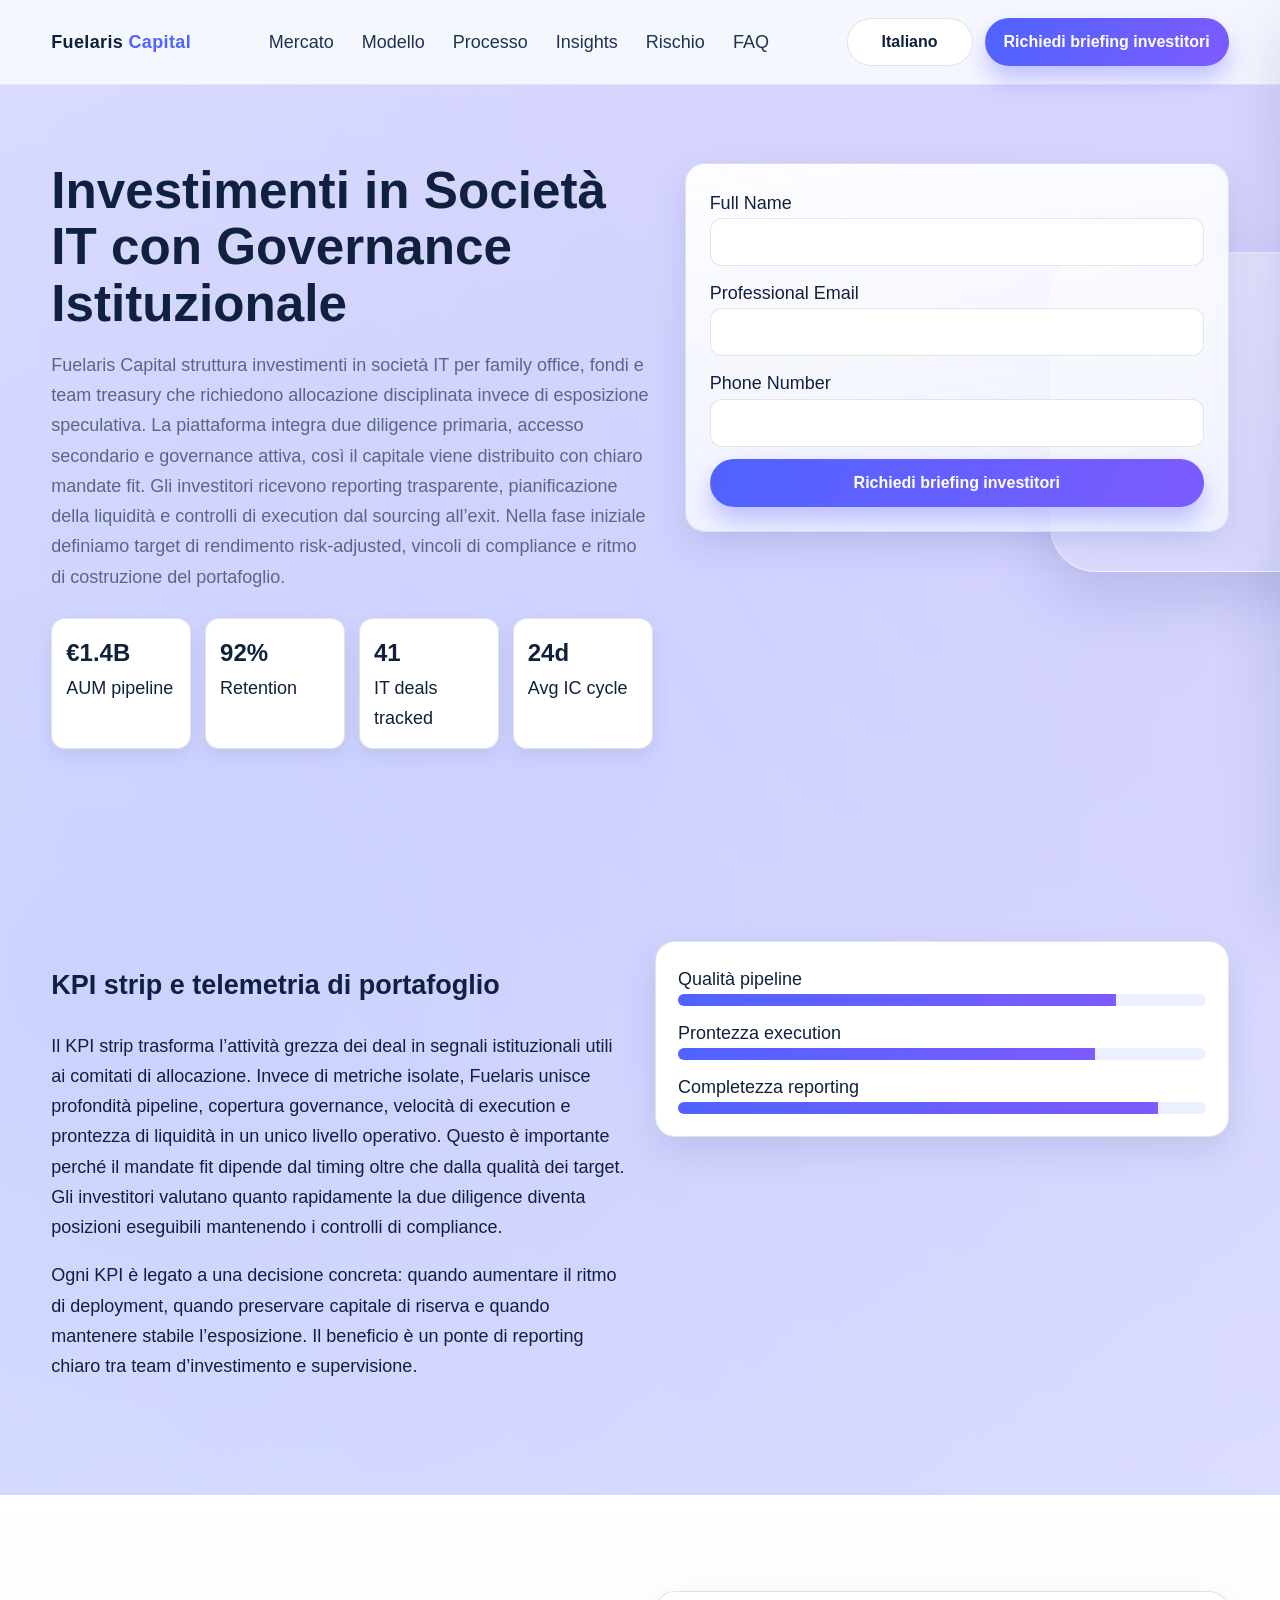
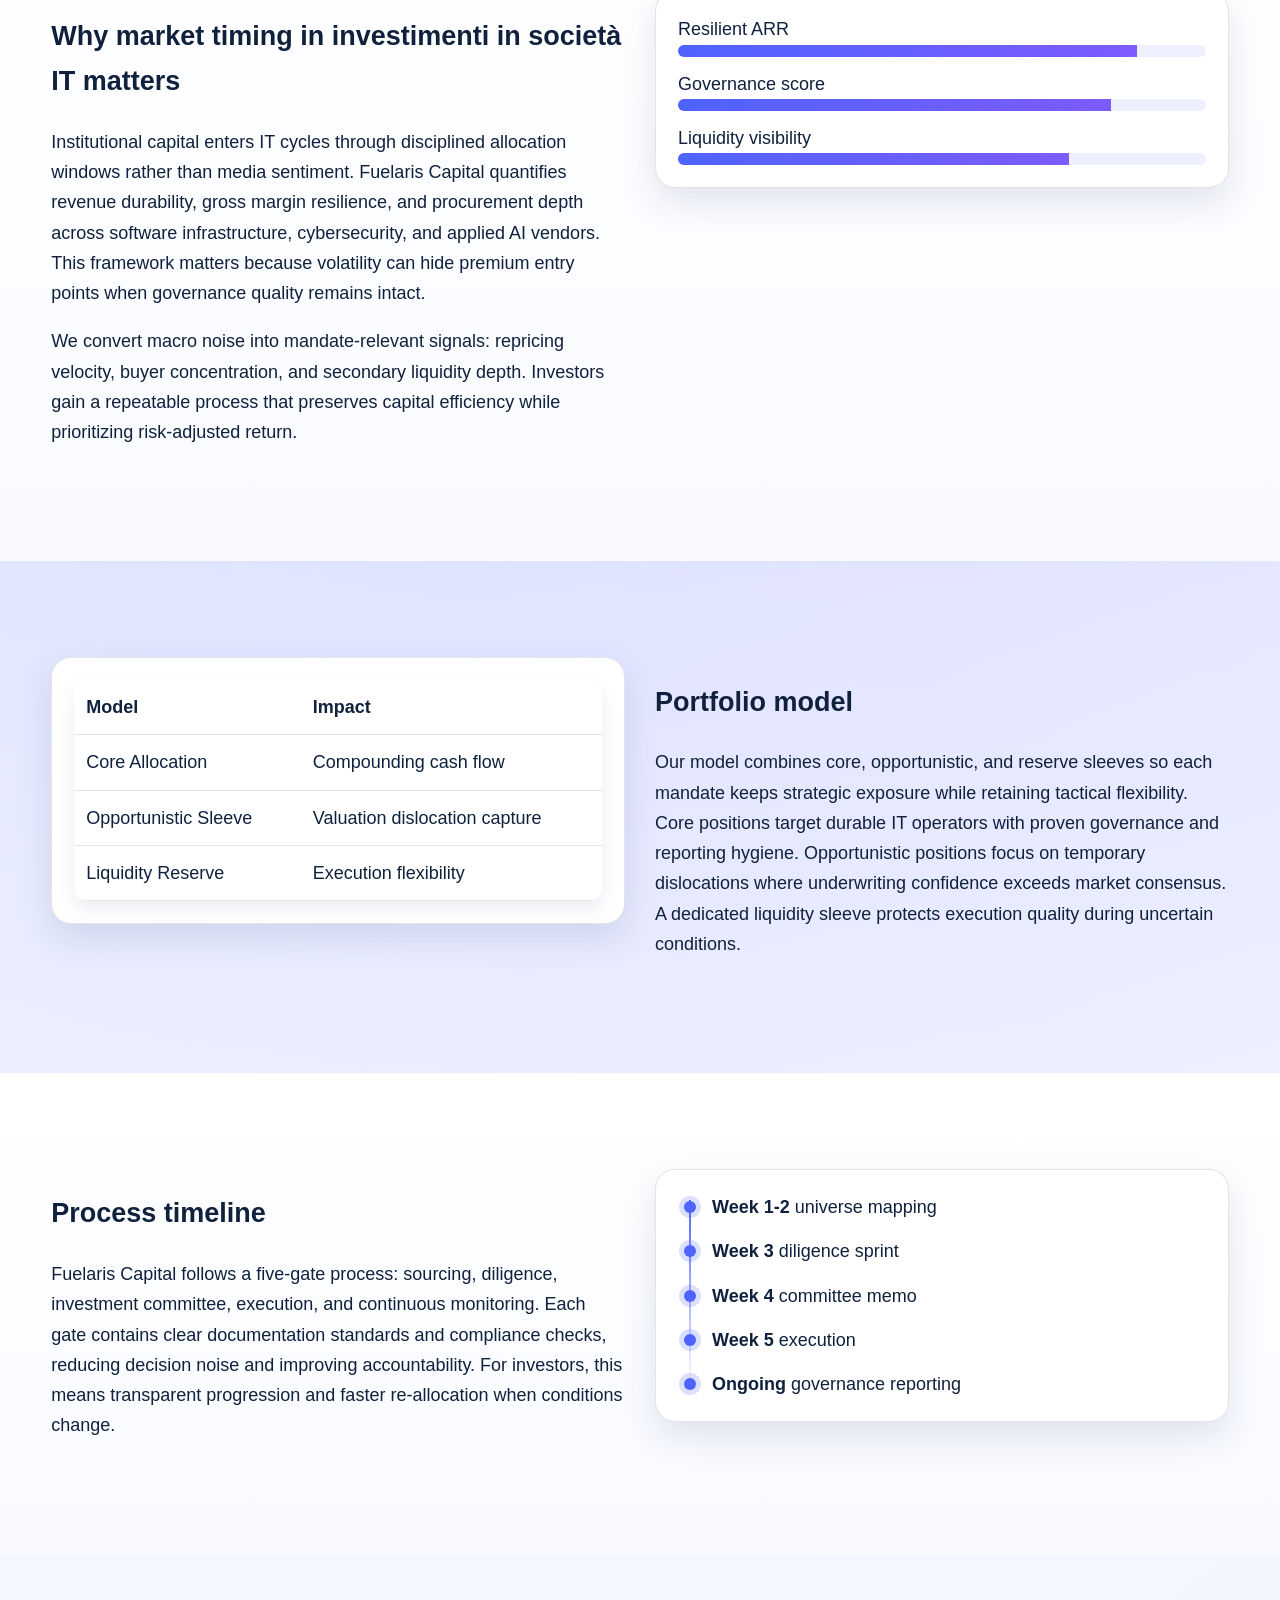
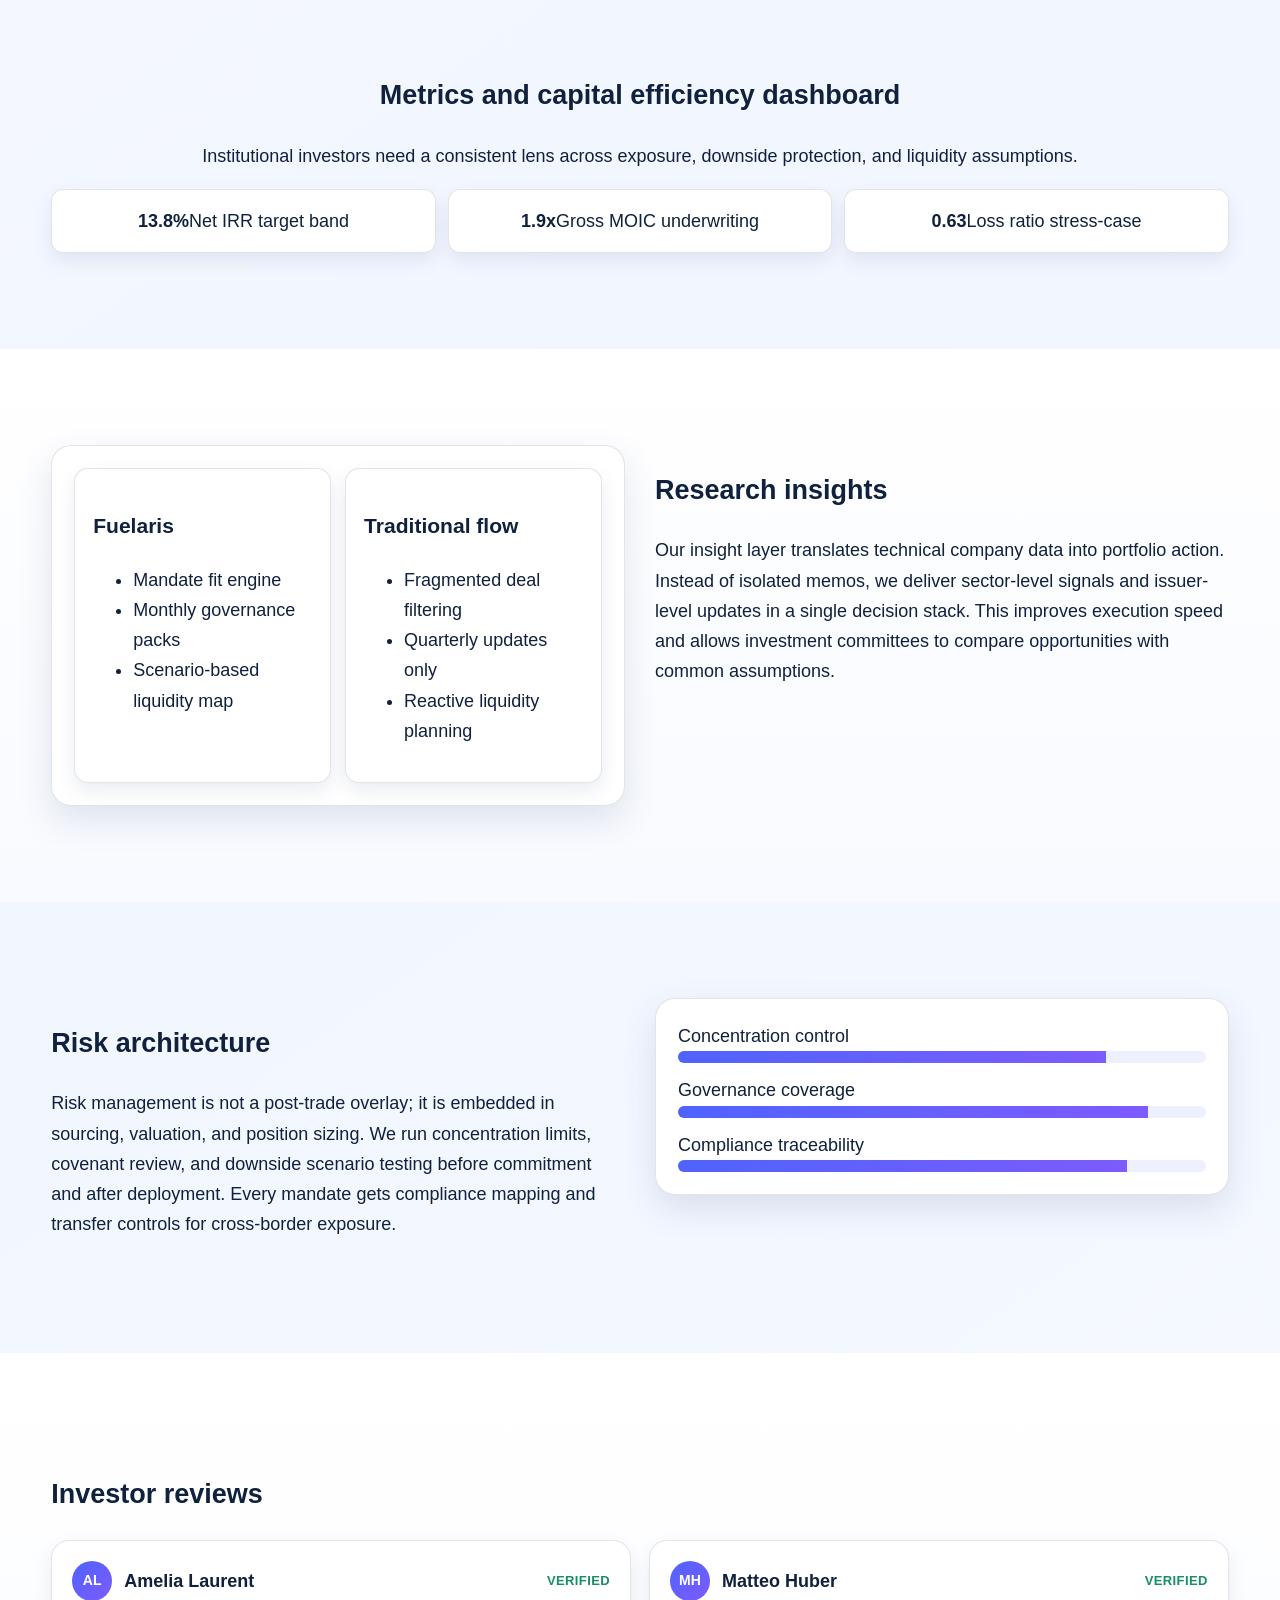
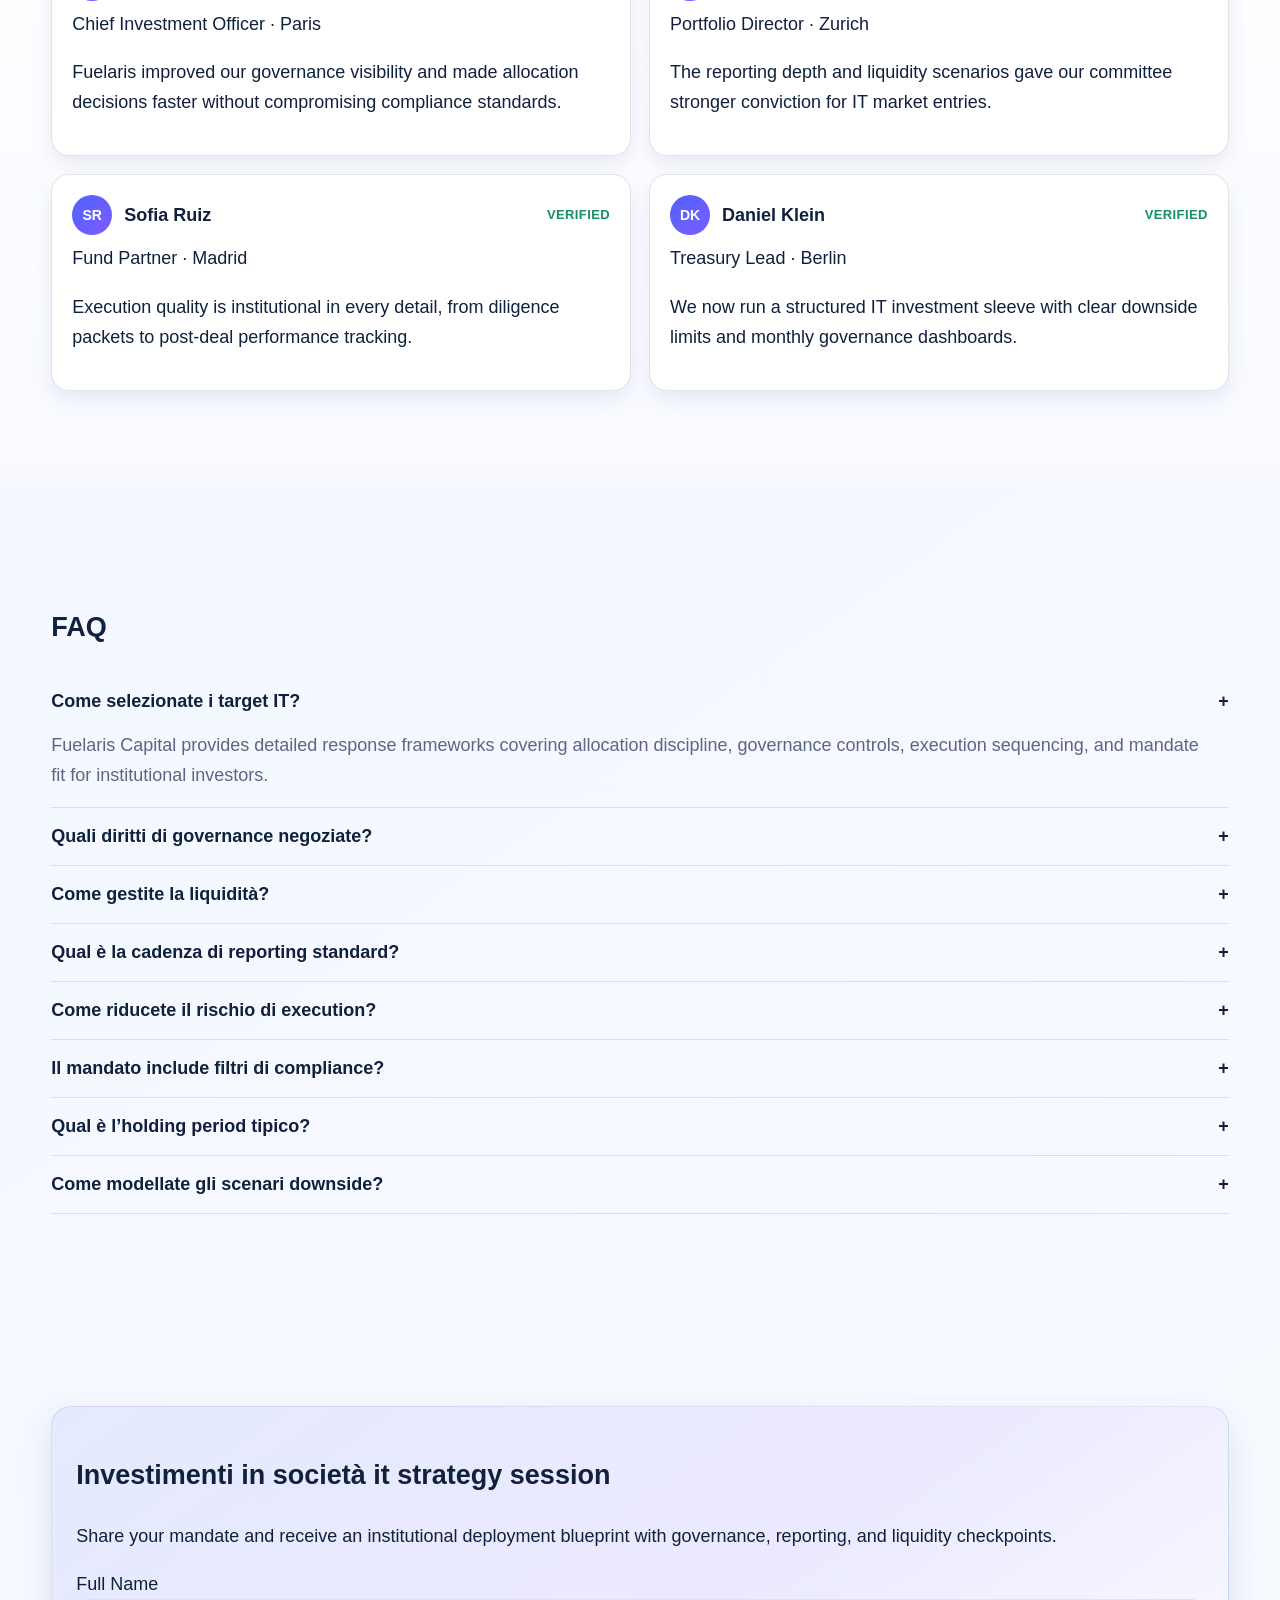
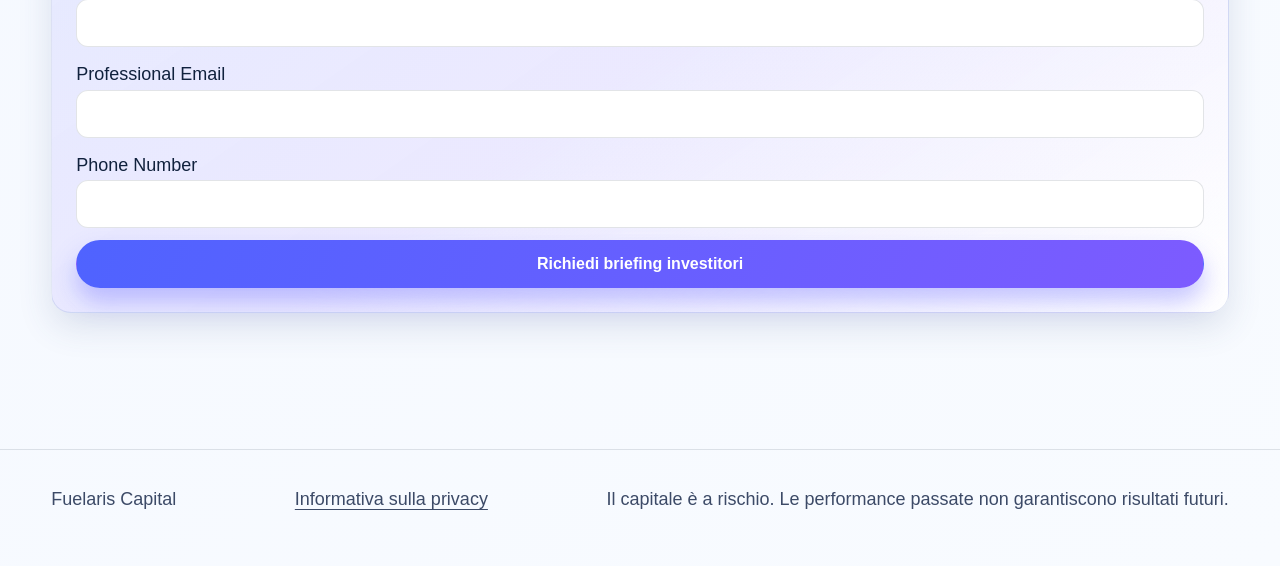
<file: it/index.html>
<!doctype html>
<html lang="it">
<head>
  <meta charset="utf-8" />
  <meta name="viewport" content="width=device-width,initial-scale=1" />
  <title>Fuelaris Capital | Investimenti istituzionali in società IT</title>
  <meta name="description" content="Fuelaris Capital offre investimenti istituzionali in società IT con governance, reporting ed esecuzione risk-adjusted." />
  <link rel="canonical" href="https://www.fuelariscapital.com/it/index.html" />
  <link rel="alternate" hreflang="en" href="https://www.fuelariscapital.com/index.html" />
  <link rel="alternate" hreflang="de" href="https://www.fuelariscapital.com/de/index.html" />
  <link rel="alternate" hreflang="fr" href="https://www.fuelariscapital.com/fr/index.html" />
  <link rel="alternate" hreflang="es" href="https://www.fuelariscapital.com/es/index.html" />
  <link rel="alternate" hreflang="it" href="https://www.fuelariscapital.com/it/index.html" />
  <meta property="og:title" content="Fuelaris Capital | Investimenti istituzionali in società IT" />
  <meta property="og:description" content="Fuelaris Capital offre investimenti istituzionali in società IT con governance, reporting ed esecuzione risk-adjusted." />
  <meta property="og:type" content="website" />
  <meta property="og:url" content="https://www.fuelariscapital.com/it/index.html" />
  <meta property="twitter:card" content="summary_large_image" />
  <meta property="twitter:title" content="Fuelaris Capital | Investimenti istituzionali in società IT" />
  <meta property="twitter:description" content="Fuelaris Capital offre investimenti istituzionali in società IT con governance, reporting ed esecuzione risk-adjusted." />
  <link rel="stylesheet" href="../assets/style.css" />
  <script type="application/ld+json">{"@context":"https://schema.org","@graph":[{"@type":"Organization","name":"Fuelaris Capital","url":"https://www.fuelariscapital.com"},{"@type":"WebSite","name":"Fuelaris Capital","url":"https://www.fuelariscapital.com"},{"@type":"FAQPage","mainEntity":[{"@type":"Question","name":"Come selezionate i target IT?","acceptedAnswer":{"@type":"Answer","text":"Fuelaris Capital follows institutional screening, governance, and reporting standards."}}]},{"@type":"Review","reviewBody":"Institutional execution quality and transparent governance.","reviewRating":{"@type":"Rating","ratingValue":"5"},"author":{"@type":"Person","name":"A. Investor"}}]}</script>
</head>
<body>
<div class="glass-float" aria-hidden="true">
</div>
<header class="site-header">
<div class="container header-row">
<a class="brand" href="#">Fuelaris <span>Capital</span>
</a>
<nav class="main-nav">
<a href="#s1">Mercato</a>
<a href="#s2">Modello</a>
<a href="#s3">Processo</a>
<a href="#s4">Insights</a>
<a href="#s5">Rischio</a>
<a href="#s6">FAQ</a>
</nav>
<div class="header-actions">
<div class="lang-wrap" data-lang-wrap>
<button class="btn lang-trigger" data-lang-trigger>Italiano</button>
<div class="lang-menu">
<a href="../index.html">
<svg class="flag" viewBox="0 0 18 18" aria-hidden="true">
<circle cx="9" cy="9" r="9" fill="#fff"/>
<rect width="18" height="6" y="0" fill="#d22"/>
<rect width="18" height="6" y="6" fill="#fff"/>
<rect width="18" height="6" y="12" fill="#1f5fff"/>
</svg>English</a>
<a href="../de/index.html">
<svg class="flag" viewBox="0 0 18 18" aria-hidden="true">
<circle cx="9" cy="9" r="9" fill="#fff"/>
<rect width="18" height="6" y="0" fill="#d22"/>
<rect width="18" height="6" y="6" fill="#fff"/>
<rect width="18" height="6" y="12" fill="#1f5fff"/>
</svg>Deutsch</a>
<a href="../fr/index.html">
<svg class="flag" viewBox="0 0 18 18" aria-hidden="true">
<circle cx="9" cy="9" r="9" fill="#fff"/>
<rect width="18" height="6" y="0" fill="#d22"/>
<rect width="18" height="6" y="6" fill="#fff"/>
<rect width="18" height="6" y="12" fill="#1f5fff"/>
</svg>Français</a>
<a href="../es/index.html">
<svg class="flag" viewBox="0 0 18 18" aria-hidden="true">
<circle cx="9" cy="9" r="9" fill="#fff"/>
<rect width="18" height="6" y="0" fill="#d22"/>
<rect width="18" height="6" y="6" fill="#fff"/>
<rect width="18" height="6" y="12" fill="#1f5fff"/>
</svg>Español</a>
<a href="../it/index.html">
<svg class="flag" viewBox="0 0 18 18" aria-hidden="true">
<circle cx="9" cy="9" r="9" fill="#fff"/>
<rect width="18" height="6" y="0" fill="#d22"/>
<rect width="18" height="6" y="6" fill="#fff"/>
<rect width="18" height="6" y="12" fill="#1f5fff"/>
</svg>Italiano</a>
</div>
</div>
<a href="#lead" class="btn btn-primary">Richiedi briefing investitori</a>
</div>
<button class="burger" data-burger aria-label="Open menu">☰</button>
</div>
</header>
<div class="drawer-backdrop" data-drawer-backdrop>
</div>
<aside class="drawer" data-drawer>
<button class="btn" data-drawer-close>✕</button>
<a href="#s1">Mercato</a>
<a href="#s2">Modello</a>
<a href="#s3">Processo</a>
<a href="#s4">Insights</a>
<a href="#s5">Rischio</a>
<a href="#s6">FAQ</a>
<div class="lang-wrap" data-lang-wrap>
<button class="btn lang-trigger" data-lang-trigger>Italiano</button>
<div class="lang-menu">
<a href="../index.html">
<svg class="flag" viewBox="0 0 18 18" aria-hidden="true">
<circle cx="9" cy="9" r="9" fill="#fff"/>
<rect width="18" height="6" y="0" fill="#d22"/>
<rect width="18" height="6" y="6" fill="#fff"/>
<rect width="18" height="6" y="12" fill="#1f5fff"/>
</svg>English</a>
<a href="../de/index.html">
<svg class="flag" viewBox="0 0 18 18" aria-hidden="true">
<circle cx="9" cy="9" r="9" fill="#fff"/>
<rect width="18" height="6" y="0" fill="#d22"/>
<rect width="18" height="6" y="6" fill="#fff"/>
<rect width="18" height="6" y="12" fill="#1f5fff"/>
</svg>Deutsch</a>
<a href="../fr/index.html">
<svg class="flag" viewBox="0 0 18 18" aria-hidden="true">
<circle cx="9" cy="9" r="9" fill="#fff"/>
<rect width="18" height="6" y="0" fill="#d22"/>
<rect width="18" height="6" y="6" fill="#fff"/>
<rect width="18" height="6" y="12" fill="#1f5fff"/>
</svg>Français</a>
<a href="../es/index.html">
<svg class="flag" viewBox="0 0 18 18" aria-hidden="true">
<circle cx="9" cy="9" r="9" fill="#fff"/>
<rect width="18" height="6" y="0" fill="#d22"/>
<rect width="18" height="6" y="6" fill="#fff"/>
<rect width="18" height="6" y="12" fill="#1f5fff"/>
</svg>Español</a>
<a href="../it/index.html">
<svg class="flag" viewBox="0 0 18 18" aria-hidden="true">
<circle cx="9" cy="9" r="9" fill="#fff"/>
<rect width="18" height="6" y="0" fill="#d22"/>
<rect width="18" height="6" y="6" fill="#fff"/>
<rect width="18" height="6" y="12" fill="#1f5fff"/>
</svg>Italiano</a>
</div>
</div>
<a href="#lead" class="btn btn-primary">Richiedi briefing investitori</a>
</aside>
<main>
<section class="section hero" id="s1">
<div class="container hero-grid">
<div class="reveal">
<h1>Investimenti in Società IT con Governance Istituzionale</h1>
<p class="lead">Fuelaris Capital struttura investimenti in società IT per family office, fondi e team treasury che richiedono allocazione disciplinata invece di esposizione speculativa. La piattaforma integra due diligence primaria, accesso secondario e governance attiva, così il capitale viene distribuito con chiaro mandate fit. Gli investitori ricevono reporting trasparente, pianificazione della liquidità e controlli di execution dal sourcing all’exit. Nella fase iniziale definiamo target di rendimento risk-adjusted, vincoli di compliance e ritmo di costruzione del portafoglio.</p>
<div class="kpi-strip">
<div class="kpi">
<strong>€1.4B</strong>AUM pipeline</div>
<div class="kpi">
<strong>92%</strong>Retention</div>
<div class="kpi">
<strong>41</strong>IT deals tracked</div>
<div class="kpi">
<strong>24d</strong>Avg IC cycle</div>
</div>
</div>
<div class="panel reveal" id="lead">
<form class="lead-form">
<label>Full Name<input type="text" name="name" required>
</label>
<label>Professional Email<input type="email" name="email" required>
</label>
<label>Phone Number<input type="tel" name="phone" required>
</label>
<button class="btn btn-primary" type="submit">Richiedi briefing investitori</button>
</form>
</div>
</div>
</section>
<section class="section" id="kpi-major">
<div class="container split">
<article class="reveal">
<h2>KPI strip e telemetria di portafoglio</h2>
<p>Il KPI strip trasforma l’attività grezza dei deal in segnali istituzionali utili ai comitati di allocazione. Invece di metriche isolate, Fuelaris unisce profondità pipeline, copertura governance, velocità di execution e prontezza di liquidità in un unico livello operativo. Questo è importante perché il mandate fit dipende dal timing oltre che dalla qualità dei target. Gli investitori valutano quanto rapidamente la due diligence diventa posizioni eseguibili mantenendo i controlli di compliance.</p>
<p>Ogni KPI è legato a una decisione concreta: quando aumentare il ritmo di deployment, quando preservare capitale di riserva e quando mantenere stabile l’esposizione. Il beneficio è un ponte di reporting chiaro tra team d’investimento e supervisione.</p>
</article>
<div class="visual-card reveal"><div class="bars"><div>Qualità pipeline<div class="bar"><span data-width="83%"></span></div></div><div>Prontezza execution<div class="bar"><span data-width="79%"></span></div></div><div>Completezza reporting<div class="bar"><span data-width="91%"></span></div></div></div></div>
</div>
</section>
<section class="section alt" id="s2">
<div class="container split">
<article class="reveal">
<h2>Why market timing in investimenti in società IT matters</h2>
<p>Institutional capital enters IT cycles through disciplined allocation windows rather than media sentiment. Fuelaris Capital quantifies revenue durability, gross margin resilience, and procurement depth across software infrastructure, cybersecurity, and applied AI vendors. This framework matters because volatility can hide premium entry points when governance quality remains intact.</p>
<p>We convert macro noise into mandate-relevant signals: repricing velocity, buyer concentration, and secondary liquidity depth. Investors gain a repeatable process that preserves capital efficiency while prioritizing risk-adjusted return.</p>
</article>
<div class="visual-card reveal">
<div class="bars">
<div>Resilient ARR<div class="bar">
<span data-width="87%">
</span>
</div>
</div>
<div>Governance score<div class="bar">
<span data-width="82%">
</span>
</div>
</div>
<div>Liquidity visibility<div class="bar">
<span data-width="74%">
</span>
</div>
</div>
</div>
</div>
</div>
</section>
<section class="section" id="s3">
<div class="container split">
<div class="visual-card reveal">
<table class="data-table">
<tr>
<th>Model</th>
<th>Impact</th>
</tr>
<tr>
<td>Core Allocation</td>
<td>Compounding cash flow</td>
</tr>
<tr>
<td>Opportunistic Sleeve</td>
<td>Valuation dislocation capture</td>
</tr>
<tr>
<td>Liquidity Reserve</td>
<td>Execution flexibility</td>
</tr>
</table>
</div>
<article class="reveal">
<h2>Portfolio model</h2>
<p>Our model combines core, opportunistic, and reserve sleeves so each mandate keeps strategic exposure while retaining tactical flexibility. Core positions target durable IT operators with proven governance and reporting hygiene. Opportunistic positions focus on temporary dislocations where underwriting confidence exceeds market consensus. A dedicated liquidity sleeve protects execution quality during uncertain conditions.</p>
</article>
</div>
</section>
<section class="section alt" id="s4">
<div class="container split">
<article class="reveal">
<h2>Process timeline</h2>
<p>Fuelaris Capital follows a five-gate process: sourcing, diligence, investment committee, execution, and continuous monitoring. Each gate contains clear documentation standards and compliance checks, reducing decision noise and improving accountability. For investors, this means transparent progression and faster re-allocation when conditions change.</p>
</article>
<div class="visual-card reveal">
<div class="timeline">
<div class="step">
<strong>Week 1-2</strong> universe mapping</div>
<div class="step">
<strong>Week 3</strong> diligence sprint</div>
<div class="step">
<strong>Week 4</strong> committee memo</div>
<div class="step">
<strong>Week 5</strong> execution</div>
<div class="step">
<strong>Ongoing</strong> governance reporting</div>
</div>
</div>
</div>
</section>
<section class="section" id="s5">
<div class="container center-block reveal">
<h2>Metrics and capital efficiency dashboard</h2>
<p>Institutional investors need a consistent lens across exposure, downside protection, and liquidity assumptions.</p>
<div class="metric-grid">
<div class="metric">
<strong>13.8%</strong>Net IRR target band</div>
<div class="metric">
<strong>1.9x</strong>Gross MOIC underwriting</div>
<div class="metric">
<strong>0.63</strong>Loss ratio stress-case</div>
</div>
</div>
</section>
<section class="section alt" id="s6">
<div class="container split">
<div class="visual-card reveal">
<div class="compare">
<div class="col">
<h3>Fuelaris</h3>
<ul>
<li>Mandate fit engine</li>
<li>Monthly governance packs</li>
<li>Scenario-based liquidity map</li>
</ul>
</div>
<div class="col">
<h3>Traditional flow</h3>
<ul>
<li>Fragmented deal filtering</li>
<li>Quarterly updates only</li>
<li>Reactive liquidity planning</li>
</ul>
</div>
</div>
</div>
<article class="reveal">
<h2>Research insights</h2>
<p>Our insight layer translates technical company data into portfolio action. Instead of isolated memos, we deliver sector-level signals and issuer-level updates in a single decision stack. This improves execution speed and allows investment committees to compare opportunities with common assumptions.</p>
</article>
</div>
</section>
<section class="section" id="s7">
<div class="container split">
<article class="reveal">
<h2>Risk architecture</h2>
<p>Risk management is not a post-trade overlay; it is embedded in sourcing, valuation, and position sizing. We run concentration limits, covenant review, and downside scenario testing before commitment and after deployment. Every mandate gets compliance mapping and transfer controls for cross-border exposure.</p>
</article>
<div class="visual-card reveal">
<div class="bars">
<div>Concentration control<div class="bar">
<span data-width="81%">
</span>
</div>
</div>
<div>Governance coverage<div class="bar">
<span data-width="89%">
</span>
</div>
</div>
<div>Compliance traceability<div class="bar">
<span data-width="85%">
</span>
</div>
</div>
</div>
</div>
</div>
</section>
<section class="section alt" id="s8">
<div class="container">
<h2 class="reveal">Investor reviews</h2>
<div class="reviews">
<article class="review reveal">
<div class="review-head">
<div class="avatar">AL</div>
<strong>Amelia Laurent</strong>
<span class="verified">VERIFIED</span>
</div>
<div>Chief Investment Officer · Paris</div>
<p>Fuelaris improved our governance visibility and made allocation decisions faster without compromising compliance standards.</p>
</article>
<article class="review reveal">
<div class="review-head">
<div class="avatar">MH</div>
<strong>Matteo Huber</strong>
<span class="verified">VERIFIED</span>
</div>
<div>Portfolio Director · Zurich</div>
<p>The reporting depth and liquidity scenarios gave our committee stronger conviction for IT market entries.</p>
</article>
<article class="review reveal">
<div class="review-head">
<div class="avatar">SR</div>
<strong>Sofia Ruiz</strong>
<span class="verified">VERIFIED</span>
</div>
<div>Fund Partner · Madrid</div>
<p>Execution quality is institutional in every detail, from diligence packets to post-deal performance tracking.</p>
</article>
<article class="review reveal">
<div class="review-head">
<div class="avatar">DK</div>
<strong>Daniel Klein</strong>
<span class="verified">VERIFIED</span>
</div>
<div>Treasury Lead · Berlin</div>
<p>We now run a structured IT investment sleeve with clear downside limits and monthly governance dashboards.</p>
</article>
</div>
</div>
</section>
<section class="section" id="s9">
<div class="container reveal">
<h2>FAQ</h2>
<div class="faq-item active">
<button class="faq-trigger" aria-expanded="false">Come selezionate i target IT?<span>+</span>
</button>
<div class="faq-body">Fuelaris Capital provides detailed response frameworks covering allocation discipline, governance controls, execution sequencing, and mandate fit for institutional investors.</div>
</div>
<div class="faq-item">
<button class="faq-trigger" aria-expanded="false">Quali diritti di governance negoziate?<span>+</span>
</button>
<div class="faq-body">Fuelaris Capital provides detailed response frameworks covering allocation discipline, governance controls, execution sequencing, and mandate fit for institutional investors.</div>
</div>
<div class="faq-item">
<button class="faq-trigger" aria-expanded="false">Come gestite la liquidità?<span>+</span>
</button>
<div class="faq-body">Fuelaris Capital provides detailed response frameworks covering allocation discipline, governance controls, execution sequencing, and mandate fit for institutional investors.</div>
</div>
<div class="faq-item">
<button class="faq-trigger" aria-expanded="false">Qual è la cadenza di reporting standard?<span>+</span>
</button>
<div class="faq-body">Fuelaris Capital provides detailed response frameworks covering allocation discipline, governance controls, execution sequencing, and mandate fit for institutional investors.</div>
</div>
<div class="faq-item">
<button class="faq-trigger" aria-expanded="false">Come riducete il rischio di execution?<span>+</span>
</button>
<div class="faq-body">Fuelaris Capital provides detailed response frameworks covering allocation discipline, governance controls, execution sequencing, and mandate fit for institutional investors.</div>
</div>
<div class="faq-item">
<button class="faq-trigger" aria-expanded="false">Il mandato include filtri di compliance?<span>+</span>
</button>
<div class="faq-body">Fuelaris Capital provides detailed response frameworks covering allocation discipline, governance controls, execution sequencing, and mandate fit for institutional investors.</div>
</div>
<div class="faq-item">
<button class="faq-trigger" aria-expanded="false">Qual è l’holding period tipico?<span>+</span>
</button>
<div class="faq-body">Fuelaris Capital provides detailed response frameworks covering allocation discipline, governance controls, execution sequencing, and mandate fit for institutional investors.</div>
</div>
<div class="faq-item">
<button class="faq-trigger" aria-expanded="false">Come modellate gli scenari downside?<span>+</span>
</button>
<div class="faq-body">Fuelaris Capital provides detailed response frameworks covering allocation discipline, governance controls, execution sequencing, and mandate fit for institutional investors.</div>
</div>
</div>
</section>
<section class="section final-cta" id="s10">
<div class="container">
<div class="panel reveal">
<h2>Investimenti in società it strategy session</h2>
<p>Share your mandate and receive an institutional deployment blueprint with governance, reporting, and liquidity checkpoints.</p>
<form class="lead-form">
<label>Full Name<input type="text" required>
</label>
<label>Professional Email<input type="email" required>
</label>
<label>Phone Number<input type="tel" required>
</label>
<button class="btn btn-primary" type="submit">Richiedi briefing investitori</button>
</form>
</div>
</div>
</section>
</main>
<footer class="footer">
<div class="container footer-row">
<div>Fuelaris Capital</div>
<a href="#" class="privacy-link" data-privacy-open>Informativa sulla privacy</a>
<div>Il capitale è a rischio. Le performance passate non garantiscono risultati futuri.</div>
</div>
</footer>
<div class="modal-backdrop" data-modal-backdrop>
<div class="modal" data-modal role="dialog" aria-modal="true" aria-label="Informativa sulla privacy">
<div class="modal-head">
<strong>Informativa sulla privacy</strong>
<button class="close-icon" data-modal-close aria-label="Close">×</button>
</div>
<div class="modal-body">
<p>Introduction: Fuelaris Capital processes investor data to provide services linked to investimenti in società IT. Data collection: identification, contact, device, and engagement details submitted through forms. Legal basis: contract preparation, legitimate interest, and regulatory obligations. Cookies: analytics and preference cookies used to improve delivery. Retention: records are stored according to compliance timelines and deleted when no longer required. Third-party sharing: trusted providers, custodians, and auditors may receive limited data under contractual safeguards. Security: encryption in transit, role-based access, and monitoring controls are applied. User rights: access, rectification, deletion, restriction, portability, and objection rights can be requested. International transfers: when data moves across jurisdictions, standard contractual clauses are used. Industry risk disclosure: investment communications do not constitute guaranteed returns and capital is exposed to market, liquidity, and technology-sector risk. Contact: privacy@fuelariscapital.com.</p>
</div>
<div class="modal-footer">
<button class="btn" data-modal-close>Close</button>
</div>
</div>
</div>
<script defer src="../assets/app.js">
</script>
</body>
</html>
</file>
<file: assets/style.css>
:root {
  --bg: #f6f8ff;
  --surface: #ffffff;
  --surface-soft: #f9fbff;
  --text: #10213d;
  --muted: #5b6782;
  --accent: #4f63ff;
  --accent-2: #7d5bff;
  --success: #178f62;
  --border: rgba(16, 33, 61, 0.12);
  --shadow-lg: 0 26px 60px rgba(53, 74, 130, 0.18);
  --shadow-md: 0 14px 34px rgba(58, 76, 128, 0.14);
  --shadow-sm: 0 8px 18px rgba(63, 83, 138, 0.1);
  --radius: 20px;
  --radius-sm: 14px;
  --container: min(1180px, 92vw);
  --btn-height: 48px;
  --transition: 250ms ease;
}
* { box-sizing: border-box; }
html, body { margin: 0; padding: 0; }
body {
  font-family: Inter, "SF Pro Text", "Segoe UI", sans-serif;
  color: var(--text);
  background:
    radial-gradient(circle at 8% 14%, rgba(98, 135, 255, 0.22), transparent 36%),
    radial-gradient(circle at 87% 5%, rgba(134, 91, 255, 0.2), transparent 42%),
    linear-gradient(145deg, #f8faff 0%, #f2f6ff 52%, #f8fbff 100%);
  min-height: 100vh;
  font-size: 18px;
  line-height: 1.68;
}
a { color: inherit; text-decoration: none; }
img { max-width: 100%; display: block; }
.container { width: var(--container); margin-inline: auto; position: relative; z-index: 2; }
.glass-float {
  position: fixed;
  right: -90px;
  top: 28%;
  width: 320px;
  height: 320px;
  border-radius: 46px;
  background: linear-gradient(140deg, rgba(255,255,255,.45), rgba(255,255,255,.08));
  border: 1px solid rgba(255,255,255,.52);
  box-shadow: var(--shadow-lg);
  backdrop-filter: blur(8px);
  z-index: 0;
  pointer-events: none;
}
.site-header {
  position: sticky;
  top: 0;
  z-index: 40;
  backdrop-filter: blur(10px);
  background: rgba(248, 250, 255, 0.92);
  border-bottom: 1px solid rgba(16, 33, 61, 0.08);
}
.header-row {
  min-height: 84px;
  display: flex;
  justify-content: space-between;
  align-items: center;
  gap: 22px;
}
.brand { font-weight: 700; letter-spacing: 0.02em; }
.brand span { color: var(--accent); }
.main-nav { display: flex; gap: 28px; align-items: center; }
.main-nav a { font-weight: 500; color: #203252; }
.header-actions { display: flex; align-items: center; gap: 12px; }
.btn {
  height: var(--btn-height);
  padding: 0 18px;
  border-radius: 999px;
  border: 1px solid transparent;
  display: inline-flex;
  align-items: center;
  justify-content: center;
  gap: 10px;
  font-weight: 600;
  font-size: 16px;
  cursor: pointer;
  transition: var(--transition);
}
.btn-primary {
  color: #fff;
  background: linear-gradient(110deg, var(--accent), var(--accent-2));
  box-shadow: 0 14px 24px rgba(91, 92, 255, 0.34);
}
.btn-primary:hover { transform: translateY(-1px); }
.lang-wrap { position: relative; }
.lang-trigger {
  background: #fff;
  border: 1px solid var(--border);
  color: var(--text);
  min-width: 126px;
}
.lang-menu {
  position: absolute;
  top: calc(100% + 10px);
  right: 0;
  width: 218px;
  background: #fff;
  border: 1px solid var(--border);
  border-radius: 14px;
  box-shadow: var(--shadow-md);
  padding: 8px;
  display: none;
}
.lang-wrap.open .lang-menu { display: block; }
.lang-menu a {
  display: flex;
  align-items: center;
  gap: 10px;
  padding: 10px 12px;
  border-radius: 10px;
}
.lang-menu a:hover { background: #f3f6ff; }
svg.flag { width: 18px; height: 18px; border-radius: 50%; box-shadow: inset 0 0 0 1px rgba(0,0,0,.1); }
.burger {
  display: none;
  width: var(--btn-height);
  height: var(--btn-height);
  border: 1px solid var(--border);
  border-radius: 12px;
  background: #fff;
}
.drawer-backdrop { position: fixed; inset: 0; background: rgba(12, 23, 42, 0.44); opacity: 0; pointer-events: none; transition: var(--transition); z-index: 55; }
.drawer {
  position: fixed;
  top: 0; right: -360px;
  width: min(360px, 86vw);
  height: 100vh;
  background: #fff;
  box-shadow: var(--shadow-lg);
  z-index: 60;
  padding: 24px;
  transition: var(--transition);
  display: flex;
  flex-direction: column;
  gap: 22px;
}
body.nav-open .drawer-backdrop { opacity: 1; pointer-events: auto; }
body.nav-open .drawer { right: 0; }
body.no-scroll { overflow: hidden; }
.section { padding: 96px 0; }
.hero { padding-top: 78px; }
.hero-grid { display: grid; grid-template-columns: 1.05fr .95fr; gap: 32px; align-items: start; }
h1 { font-size: clamp(2rem, 4vw, 3.4rem); line-height: 1.1; margin: 0 0 14px; }
.lead { color: var(--muted); max-width: 68ch; }
.panel {
  background: linear-gradient(170deg, rgba(255,255,255,.95), rgba(244,248,255,.8));
  border: 1px solid rgba(118, 140, 198, 0.2);
  border-radius: var(--radius);
  box-shadow: var(--shadow-md);
  padding: 24px;
}
.kpi-strip { display: grid; grid-template-columns: repeat(4, 1fr); gap: 14px; margin-top: 26px; }
.kpi { background: #fff; border: 1px solid var(--border); border-radius: 14px; padding: 14px; box-shadow: var(--shadow-sm); }
.kpi strong { display: block; font-size: 1.5rem; }
form.lead-form { display: grid; gap: 12px; }
form.lead-form label, p, li, .faq-body, .modal-body, footer { font-size: 18px; line-height: 1.68; }
input {
  width: 100%;
  height: 48px;
  border-radius: 12px;
  border: 1px solid var(--border);
  padding: 0 12px;
  font-size: 16px;
}
.visual-card { border-radius: var(--radius); padding: 22px; background: #fff; border: 1px solid var(--border); box-shadow: var(--shadow-md); }
.bars { display: grid; gap: 12px; }
.bar { background: #edf1ff; border-radius: 999px; height: 12px; overflow: hidden; }
.bar span { display: block; height: 100%; background: linear-gradient(90deg, var(--accent), var(--accent-2)); width: 0; transition: width .9s ease; }
.timeline { display: grid; gap: 14px; position: relative; }
.timeline::before { content: ""; position: absolute; left: 11px; top: 8px; bottom: 8px; width: 2px; background: linear-gradient(var(--accent), transparent); }
.step { padding-left: 34px; position: relative; }
.step::before { content: ""; width: 12px; height: 12px; border-radius: 50%; background: var(--accent); position: absolute; left: 6px; top: 9px; box-shadow: 0 0 0 5px rgba(79,99,255,.2); }
.alt { background: linear-gradient(180deg, #fff, #f8faff); }
.split { display: grid; grid-template-columns: 1fr 1fr; gap: 30px; align-items: start; }
.center-block { text-align: center; }
.metric-grid { display: grid; grid-template-columns: repeat(3,1fr); gap: 12px; }
.metric { background: #fff; border: 1px solid var(--border); border-radius: 12px; padding: 16px; box-shadow: var(--shadow-sm); }
.compare { display: grid; grid-template-columns: repeat(2,1fr); gap: 14px; }
.compare .col { border-radius: 14px; border: 1px solid var(--border); background: #fff; padding: 18px; box-shadow: var(--shadow-sm); }
.data-table { width: 100%; border-collapse: collapse; border-radius: 14px; overflow: hidden; box-shadow: var(--shadow-sm); }
.data-table th, .data-table td { padding: 12px; border-bottom: 1px solid var(--border); text-align: left; background: #fff; }
.reviews { display: grid; grid-template-columns: repeat(2,1fr); gap: 18px; }
.review { border-radius: 18px; border: 1px solid var(--border); background: #fff; box-shadow: var(--shadow-sm); padding: 20px; }
.review-head { display: flex; align-items: center; gap: 12px; margin-bottom: 8px; }
.avatar { width: 40px; height: 40px; border-radius: 50%; background: linear-gradient(140deg, var(--accent), var(--accent-2)); color: #fff; display: grid; place-items: center; font-size: 14px; font-weight: 700; }
.verified { margin-left: auto; color: var(--success); font-size: 13px; font-weight: 700; letter-spacing: .03em; }
.faq-item { border-bottom: 1px solid var(--border); }
.faq-trigger { width: 100%; border: 0; background: transparent; text-align: left; padding: 18px 0; font-size: 18px; font-weight: 600; color: var(--text); display: flex; justify-content: space-between; }
.faq-body { max-height: 0; overflow: hidden; color: var(--muted); transition: max-height .35s ease, padding .35s ease; padding-right: 18px; }
.faq-item.active .faq-body { max-height: 220px; padding-bottom: 16px; }
.final-cta .panel { background: linear-gradient(145deg, rgba(87,111,255,.1), rgba(156,118,255,.12), #fff); }
.footer { padding: 34px 0 52px; border-top: 1px solid var(--border); margin-top: 40px; color: #3c4a67; }
.footer-row { display: flex; flex-wrap: wrap; justify-content: space-between; gap: 18px; }
.privacy-link { text-decoration: underline; text-underline-offset: 4px; }
.reveal { opacity: 0; transform: translateY(20px); transition: opacity .6s ease, transform .6s ease; }
.reveal.visible { opacity: 1; transform: translateY(0); }
.modal-backdrop { position: fixed; inset: 0; background: rgba(18, 30, 55, 0.52); display: none; z-index: 80; }
.modal-backdrop.open { display: grid; place-items: center; }
.modal {
  width: min(840px, 92vw);
  max-height: 84vh;
  background: #fff;
  border-radius: 18px;
  box-shadow: var(--shadow-lg);
  border: 1px solid var(--border);
  display: flex;
  flex-direction: column;
}
.modal-head { display: flex; justify-content: space-between; align-items: center; padding: 16px 20px; border-bottom: 1px solid var(--border); }
.modal-body { padding: 20px; overflow: auto; color: #233352; }
.modal-footer { padding: 14px 20px 20px; }
.close-icon { border: 0; width: 36px; height: 36px; border-radius: 10px; background: #f1f4ff; font-size: 20px; }
@media (max-width: 1100px) {
  .main-nav { gap: 18px; }
  .kpi-strip { grid-template-columns: repeat(2,1fr); }
  .metric-grid { grid-template-columns: 1fr; }
}
@media (max-width: 900px) {
  .main-nav, .header-actions .lang-wrap, .header-actions .btn-primary { display: none; }
  .burger { display: inline-flex; align-items: center; justify-content: center; }
  .hero-grid, .split, .reviews { grid-template-columns: 1fr; }
  .section { padding: 78px 0; }
}
@media (max-width: 640px) {
  h1 { font-size: 2rem; }
  .kpi-strip { grid-template-columns: 1fr; }
  .compare { grid-template-columns: 1fr; }
}


/* Extended design system utilities */

.u-mt-1{margin-top:1px;}
.u-mb-1{margin-bottom:1px;}
.u-mt-2{margin-top:2px;}
.u-mb-2{margin-bottom:2px;}
.u-mt-3{margin-top:3px;}
.u-mb-3{margin-bottom:3px;}
.u-mt-4{margin-top:4px;}
.u-mb-4{margin-bottom:4px;}
.u-mt-5{margin-top:5px;}
.u-mb-5{margin-bottom:5px;}
.u-mt-6{margin-top:6px;}
.u-mb-6{margin-bottom:6px;}
.u-mt-7{margin-top:7px;}
.u-mb-7{margin-bottom:7px;}
.u-mt-8{margin-top:8px;}
.u-mb-8{margin-bottom:8px;}
.u-mt-9{margin-top:9px;}
.u-mb-9{margin-bottom:9px;}
.u-mt-10{margin-top:10px;}
.u-mb-10{margin-bottom:10px;}
.u-mt-11{margin-top:11px;}
.u-mb-11{margin-bottom:11px;}
.u-mt-12{margin-top:12px;}
.u-mb-12{margin-bottom:12px;}
.u-mt-13{margin-top:13px;}
.u-mb-13{margin-bottom:13px;}
.u-mt-14{margin-top:14px;}
.u-mb-14{margin-bottom:14px;}
.u-mt-15{margin-top:15px;}
.u-mb-15{margin-bottom:15px;}
.u-mt-16{margin-top:16px;}
.u-mb-16{margin-bottom:16px;}
.u-mt-17{margin-top:17px;}
.u-mb-17{margin-bottom:17px;}
.u-mt-18{margin-top:18px;}
.u-mb-18{margin-bottom:18px;}
.u-mt-19{margin-top:19px;}
.u-mb-19{margin-bottom:19px;}
.u-mt-20{margin-top:20px;}
.u-mb-20{margin-bottom:20px;}
.u-mt-21{margin-top:21px;}
.u-mb-21{margin-bottom:21px;}
.u-mt-22{margin-top:22px;}
.u-mb-22{margin-bottom:22px;}
.u-mt-23{margin-top:23px;}
.u-mb-23{margin-bottom:23px;}
.u-mt-24{margin-top:24px;}
.u-mb-24{margin-bottom:24px;}
.u-mt-25{margin-top:25px;}
.u-mb-25{margin-bottom:25px;}
.u-mt-26{margin-top:26px;}
.u-mb-26{margin-bottom:26px;}
.u-mt-27{margin-top:27px;}
.u-mb-27{margin-bottom:27px;}
.u-mt-28{margin-top:28px;}
.u-mb-28{margin-bottom:28px;}
.u-mt-29{margin-top:29px;}
.u-mb-29{margin-bottom:29px;}
.u-mt-30{margin-top:30px;}
.u-mb-30{margin-bottom:30px;}
.u-mt-31{margin-top:31px;}
.u-mb-31{margin-bottom:31px;}
.u-mt-32{margin-top:32px;}
.u-mb-32{margin-bottom:32px;}
.u-mt-33{margin-top:33px;}
.u-mb-33{margin-bottom:33px;}
.u-mt-34{margin-top:34px;}
.u-mb-34{margin-bottom:34px;}
.u-mt-35{margin-top:35px;}
.u-mb-35{margin-bottom:35px;}
.u-mt-36{margin-top:36px;}
.u-mb-36{margin-bottom:36px;}
.u-mt-37{margin-top:37px;}
.u-mb-37{margin-bottom:37px;}
.u-mt-38{margin-top:38px;}
.u-mb-38{margin-bottom:38px;}
.u-mt-39{margin-top:39px;}
.u-mb-39{margin-bottom:39px;}
.u-mt-40{margin-top:40px;}
.u-mb-40{margin-bottom:40px;}
.u-mt-41{margin-top:41px;}
.u-mb-41{margin-bottom:41px;}
.u-mt-42{margin-top:42px;}
.u-mb-42{margin-bottom:42px;}
.u-mt-43{margin-top:43px;}
.u-mb-43{margin-bottom:43px;}
.u-mt-44{margin-top:44px;}
.u-mb-44{margin-bottom:44px;}
.u-mt-45{margin-top:45px;}
.u-mb-45{margin-bottom:45px;}
.u-mt-46{margin-top:46px;}
.u-mb-46{margin-bottom:46px;}
.u-mt-47{margin-top:47px;}
.u-mb-47{margin-bottom:47px;}
.u-mt-48{margin-top:48px;}
.u-mb-48{margin-bottom:48px;}
.u-mt-49{margin-top:49px;}
.u-mb-49{margin-bottom:49px;}
.u-mt-50{margin-top:50px;}
.u-mb-50{margin-bottom:50px;}
.u-mt-51{margin-top:51px;}
.u-mb-51{margin-bottom:51px;}
.u-mt-52{margin-top:52px;}
.u-mb-52{margin-bottom:52px;}
.u-mt-53{margin-top:53px;}
.u-mb-53{margin-bottom:53px;}
.u-mt-54{margin-top:54px;}
.u-mb-54{margin-bottom:54px;}
.u-mt-55{margin-top:55px;}
.u-mb-55{margin-bottom:55px;}
.u-mt-56{margin-top:56px;}
.u-mb-56{margin-bottom:56px;}
.u-mt-57{margin-top:57px;}
.u-mb-57{margin-bottom:57px;}
.u-mt-58{margin-top:58px;}
.u-mb-58{margin-bottom:58px;}
.u-mt-59{margin-top:59px;}
.u-mb-59{margin-bottom:59px;}
.u-mt-60{margin-top:60px;}
.u-mb-60{margin-bottom:60px;}
.u-mt-61{margin-top:61px;}
.u-mb-61{margin-bottom:61px;}
.u-mt-62{margin-top:62px;}
.u-mb-62{margin-bottom:62px;}
.u-mt-63{margin-top:63px;}
.u-mb-63{margin-bottom:63px;}
.u-mt-64{margin-top:64px;}
.u-mb-64{margin-bottom:64px;}
.u-mt-65{margin-top:65px;}
.u-mb-65{margin-bottom:65px;}
.u-mt-66{margin-top:66px;}
.u-mb-66{margin-bottom:66px;}
.u-mt-67{margin-top:67px;}
.u-mb-67{margin-bottom:67px;}
.u-mt-68{margin-top:68px;}
.u-mb-68{margin-bottom:68px;}
.u-mt-69{margin-top:69px;}
.u-mb-69{margin-bottom:69px;}
.u-mt-70{margin-top:70px;}
.u-mb-70{margin-bottom:70px;}
.u-mt-71{margin-top:71px;}
.u-mb-71{margin-bottom:71px;}
.u-mt-72{margin-top:72px;}
.u-mb-72{margin-bottom:72px;}
.u-mt-73{margin-top:73px;}
.u-mb-73{margin-bottom:73px;}
.u-mt-74{margin-top:74px;}
.u-mb-74{margin-bottom:74px;}
.u-mt-75{margin-top:75px;}
.u-mb-75{margin-bottom:75px;}
.u-mt-76{margin-top:76px;}
.u-mb-76{margin-bottom:76px;}
.u-mt-77{margin-top:77px;}
.u-mb-77{margin-bottom:77px;}
.u-mt-78{margin-top:78px;}
.u-mb-78{margin-bottom:78px;}
.u-mt-79{margin-top:79px;}
.u-mb-79{margin-bottom:79px;}
.u-mt-80{margin-top:80px;}
.u-mb-80{margin-bottom:80px;}
.u-pad-1{padding:1px;}
.u-pad-2{padding:2px;}
.u-pad-3{padding:3px;}
.u-pad-4{padding:4px;}
.u-pad-5{padding:5px;}
.u-pad-6{padding:6px;}
.u-pad-7{padding:7px;}
.u-pad-8{padding:8px;}
.u-pad-9{padding:9px;}
.u-pad-10{padding:10px;}
.u-pad-11{padding:11px;}
.u-pad-12{padding:12px;}
.u-pad-13{padding:13px;}
.u-pad-14{padding:14px;}
.u-pad-15{padding:15px;}
.u-pad-16{padding:16px;}
.u-pad-17{padding:17px;}
.u-pad-18{padding:18px;}
.u-pad-19{padding:19px;}
.u-pad-20{padding:20px;}
.u-pad-21{padding:21px;}
.u-pad-22{padding:22px;}
.u-pad-23{padding:23px;}
.u-pad-24{padding:24px;}
.u-pad-25{padding:25px;}
.u-pad-26{padding:26px;}
.u-pad-27{padding:27px;}
.u-pad-28{padding:28px;}
.u-pad-29{padding:29px;}
.u-pad-30{padding:30px;}
.u-pad-31{padding:31px;}
.u-pad-32{padding:32px;}
.u-pad-33{padding:33px;}
.u-pad-34{padding:34px;}
.u-pad-35{padding:35px;}
.u-pad-36{padding:36px;}
.u-pad-37{padding:37px;}
.u-pad-38{padding:38px;}
.u-pad-39{padding:39px;}
.u-pad-40{padding:40px;}
.u-pad-41{padding:41px;}
.u-pad-42{padding:42px;}
.u-pad-43{padding:43px;}
.u-pad-44{padding:44px;}
.u-pad-45{padding:45px;}
.u-pad-46{padding:46px;}
.u-pad-47{padding:47px;}
.u-pad-48{padding:48px;}
.u-pad-49{padding:49px;}
.u-pad-50{padding:50px;}
.u-pad-51{padding:51px;}
.u-pad-52{padding:52px;}
.u-pad-53{padding:53px;}
.u-pad-54{padding:54px;}
.u-pad-55{padding:55px;}
.u-pad-56{padding:56px;}
.u-pad-57{padding:57px;}
.u-pad-58{padding:58px;}
.u-pad-59{padding:59px;}
.u-pad-60{padding:60px;}
.u-radius-1{border-radius:1px;}
.u-radius-2{border-radius:2px;}
.u-radius-3{border-radius:3px;}
.u-radius-4{border-radius:4px;}
.u-radius-5{border-radius:5px;}
.u-radius-6{border-radius:6px;}
.u-radius-7{border-radius:7px;}
.u-radius-8{border-radius:8px;}
.u-radius-9{border-radius:9px;}
.u-radius-10{border-radius:10px;}
.u-radius-11{border-radius:11px;}
.u-radius-12{border-radius:12px;}
.u-radius-13{border-radius:13px;}
.u-radius-14{border-radius:14px;}
.u-radius-15{border-radius:15px;}
.u-radius-16{border-radius:16px;}
.u-radius-17{border-radius:17px;}
.u-radius-18{border-radius:18px;}
.u-radius-19{border-radius:19px;}
.u-radius-20{border-radius:20px;}
.u-radius-21{border-radius:21px;}
.u-radius-22{border-radius:22px;}
.u-radius-23{border-radius:23px;}
.u-radius-24{border-radius:24px;}
.u-radius-25{border-radius:25px;}
.u-radius-26{border-radius:26px;}
.u-radius-27{border-radius:27px;}
.u-radius-28{border-radius:28px;}
.u-radius-29{border-radius:29px;}
.u-radius-30{border-radius:30px;}
.u-radius-31{border-radius:31px;}
.u-radius-32{border-radius:32px;}
.u-radius-33{border-radius:33px;}
.u-radius-34{border-radius:34px;}
.u-radius-35{border-radius:35px;}
.u-radius-36{border-radius:36px;}
.u-radius-37{border-radius:37px;}
.u-radius-38{border-radius:38px;}
.u-radius-39{border-radius:39px;}
.u-radius-40{border-radius:40px;}
.grid-cols-1{display:grid;grid-template-columns:repeat(1,minmax(0,1fr));gap:12px;}
.grid-cols-2{display:grid;grid-template-columns:repeat(2,minmax(0,1fr));gap:12px;}
.grid-cols-3{display:grid;grid-template-columns:repeat(3,minmax(0,1fr));gap:12px;}
.grid-cols-4{display:grid;grid-template-columns:repeat(4,minmax(0,1fr));gap:12px;}
.grid-cols-5{display:grid;grid-template-columns:repeat(5,minmax(0,1fr));gap:12px;}
.grid-cols-6{display:grid;grid-template-columns:repeat(6,minmax(0,1fr));gap:12px;}
.grid-cols-7{display:grid;grid-template-columns:repeat(7,minmax(0,1fr));gap:12px;}
.grid-cols-8{display:grid;grid-template-columns:repeat(8,minmax(0,1fr));gap:12px;}
.grid-cols-9{display:grid;grid-template-columns:repeat(9,minmax(0,1fr));gap:12px;}
.grid-cols-10{display:grid;grid-template-columns:repeat(10,minmax(0,1fr));gap:12px;}
.grid-cols-11{display:grid;grid-template-columns:repeat(11,minmax(0,1fr));gap:12px;}
.grid-cols-12{display:grid;grid-template-columns:repeat(12,minmax(0,1fr));gap:12px;}
.grid-cols-13{display:grid;grid-template-columns:repeat(13,minmax(0,1fr));gap:12px;}
.grid-cols-14{display:grid;grid-template-columns:repeat(14,minmax(0,1fr));gap:12px;}
.grid-cols-15{display:grid;grid-template-columns:repeat(15,minmax(0,1fr));gap:12px;}
.grid-cols-16{display:grid;grid-template-columns:repeat(16,minmax(0,1fr));gap:12px;}
.grid-cols-17{display:grid;grid-template-columns:repeat(17,minmax(0,1fr));gap:12px;}
.grid-cols-18{display:grid;grid-template-columns:repeat(18,minmax(0,1fr));gap:12px;}
.grid-cols-19{display:grid;grid-template-columns:repeat(19,minmax(0,1fr));gap:12px;}
.grid-cols-20{display:grid;grid-template-columns:repeat(20,minmax(0,1fr));gap:12px;}
.grid-cols-21{display:grid;grid-template-columns:repeat(21,minmax(0,1fr));gap:12px;}
.grid-cols-22{display:grid;grid-template-columns:repeat(22,minmax(0,1fr));gap:12px;}
.grid-cols-23{display:grid;grid-template-columns:repeat(23,minmax(0,1fr));gap:12px;}
.grid-cols-24{display:grid;grid-template-columns:repeat(24,minmax(0,1fr));gap:12px;}
.grid-cols-25{display:grid;grid-template-columns:repeat(25,minmax(0,1fr));gap:12px;}
.grid-cols-26{display:grid;grid-template-columns:repeat(26,minmax(0,1fr));gap:12px;}
.grid-cols-27{display:grid;grid-template-columns:repeat(27,minmax(0,1fr));gap:12px;}
.grid-cols-28{display:grid;grid-template-columns:repeat(28,minmax(0,1fr));gap:12px;}
.grid-cols-29{display:grid;grid-template-columns:repeat(29,minmax(0,1fr));gap:12px;}
.grid-cols-30{display:grid;grid-template-columns:repeat(30,minmax(0,1fr));gap:12px;}
.mesh-bg-a{background:linear-gradient(145deg,#ffffff 0%,#f4f7ff 46%,#edf2ff 100%);}
.mesh-bg-b{background:linear-gradient(145deg,#ffffff 0%,#f7f4ff 46%,#eff3ff 100%);}
.mesh-bg-c{background:linear-gradient(145deg,#fefeff 0%,#f4f8ff 40%,#f9f5ff 100%);}
.shadow-glow{box-shadow:0 0 0 1px rgba(79,99,255,.08),0 20px 50px rgba(79,99,255,.18);}
.accent-border{border:1px solid rgba(79,99,255,.24);}
.pattern-dots{background-image:radial-gradient(rgba(79,99,255,.14) 1px, transparent 1px);background-size:12px 12px;}
.pattern-lines{background-image:linear-gradient(transparent 94%, rgba(79,99,255,.12) 94%);background-size:100% 10px;}
.focus-ring:focus-visible{outline:2px solid rgba(79,99,255,.5);outline-offset:2px;border-radius:10px;}
.muted{color:var(--muted);}
.text-center{text-align:center;}
.text-right{text-align:right;}
.w-full{width:100%;}
.h-full{height:100%;}
.d-flex{display:flex;}
.items-center{align-items:center;}
.justify-between{justify-content:space-between;}
.gap-8{gap:8px;}
.gap-12{gap:12px;}
.gap-16{gap:16px;}
.gap-20{gap:20px;}
.opacity-80{opacity:.8;}
.opacity-60{opacity:.6;}
.transition{transition:var(--transition);}
.translate-up:hover{transform:translateY(-3px);}
.bg-white{background:#fff;}
.bg-soft{background:var(--surface-soft);}
.border{border:1px solid var(--border);}
.pill{border-radius:999px;padding:6px 12px;background:#eef2ff;display:inline-flex;}
.card-lg{padding:28px;border-radius:22px;}
.card-sm{padding:14px;border-radius:12px;}
.list-clean{list-style:none;padding:0;margin:0;}
.list-clean li+li{margin-top:8px;}
.hero-visual{position:relative;isolation:isolate;}
.hero-visual::before{content:"";position:absolute;inset:-12px;background:linear-gradient(145deg,rgba(79,99,255,.14),rgba(125,91,255,.08));border-radius:24px;z-index:-1;}
.counter{font-size:2rem;font-weight:700;letter-spacing:-.02em;}
.counter-label{font-size:.92rem;color:var(--muted);}


/* layout variants extension */
.u-w-1{width:1%;}
.u-h-1{height:1px;}
.u-w-2{width:2%;}
.u-h-2{height:2px;}
.u-w-3{width:3%;}
.u-h-3{height:3px;}
.u-w-4{width:4%;}
.u-h-4{height:4px;}
.u-w-5{width:5%;}
.u-h-5{height:5px;}
.u-w-6{width:6%;}
.u-h-6{height:6px;}
.u-w-7{width:7%;}
.u-h-7{height:7px;}
.u-w-8{width:8%;}
.u-h-8{height:8px;}
.u-w-9{width:9%;}
.u-h-9{height:9px;}
.u-w-10{width:10%;}
.u-h-10{height:10px;}
.u-w-11{width:11%;}
.u-h-11{height:11px;}
.u-w-12{width:12%;}
.u-h-12{height:12px;}
.u-w-13{width:13%;}
.u-h-13{height:13px;}
.u-w-14{width:14%;}
.u-h-14{height:14px;}
.u-w-15{width:15%;}
.u-h-15{height:15px;}
.u-w-16{width:16%;}
.u-h-16{height:16px;}
.u-w-17{width:17%;}
.u-h-17{height:17px;}
.u-w-18{width:18%;}
.u-h-18{height:18px;}
.u-w-19{width:19%;}
.u-h-19{height:19px;}
.u-w-20{width:20%;}
.u-h-20{height:20px;}
.u-w-21{width:21%;}
.u-h-21{height:21px;}
.u-w-22{width:22%;}
.u-h-22{height:22px;}
.u-w-23{width:23%;}
.u-h-23{height:23px;}
.u-w-24{width:24%;}
.u-h-24{height:24px;}
.u-w-25{width:25%;}
.u-h-25{height:25px;}
.u-w-26{width:26%;}
.u-h-26{height:26px;}
.u-w-27{width:27%;}
.u-h-27{height:27px;}
.u-w-28{width:28%;}
.u-h-28{height:28px;}
.u-w-29{width:29%;}
.u-h-29{height:29px;}
.u-w-30{width:30%;}
.u-h-30{height:30px;}
.u-w-31{width:31%;}
.u-h-31{height:31px;}
.u-w-32{width:32%;}
.u-h-32{height:32px;}
.u-w-33{width:33%;}
.u-h-33{height:33px;}
.u-w-34{width:34%;}
.u-h-34{height:34px;}
.u-w-35{width:35%;}
.u-h-35{height:35px;}
.u-w-36{width:36%;}
.u-h-36{height:36px;}
.u-w-37{width:37%;}
.u-h-37{height:37px;}
.u-w-38{width:38%;}
.u-h-38{height:38px;}
.u-w-39{width:39%;}
.u-h-39{height:39px;}
.u-w-40{width:40%;}
.u-h-40{height:40px;}
.u-w-41{width:41%;}
.u-h-41{height:41px;}
.u-w-42{width:42%;}
.u-h-42{height:42px;}
.u-w-43{width:43%;}
.u-h-43{height:43px;}
.u-w-44{width:44%;}
.u-h-44{height:44px;}
.u-w-45{width:45%;}
.u-h-45{height:45px;}
.u-w-46{width:46%;}
.u-h-46{height:46px;}
.u-w-47{width:47%;}
.u-h-47{height:47px;}
.u-w-48{width:48%;}
.u-h-48{height:48px;}
.u-w-49{width:49%;}
.u-h-49{height:49px;}
.u-w-50{width:50%;}
.u-h-50{height:50px;}
.u-w-51{width:51%;}
.u-h-51{height:51px;}
.u-w-52{width:52%;}
.u-h-52{height:52px;}
.u-w-53{width:53%;}
.u-h-53{height:53px;}
.u-w-54{width:54%;}
.u-h-54{height:54px;}
.u-w-55{width:55%;}
.u-h-55{height:55px;}
.u-w-56{width:56%;}
.u-h-56{height:56px;}
.u-w-57{width:57%;}
.u-h-57{height:57px;}
.u-w-58{width:58%;}
.u-h-58{height:58px;}
.u-w-59{width:59%;}
.u-h-59{height:59px;}
.u-w-60{width:60%;}
.u-h-60{height:60px;}
.u-w-61{width:61%;}
.u-h-61{height:61px;}
.u-w-62{width:62%;}
.u-h-62{height:62px;}
.u-w-63{width:63%;}
.u-h-63{height:63px;}
.u-w-64{width:64%;}
.u-h-64{height:64px;}
.u-w-65{width:65%;}
.u-h-65{height:65px;}
.u-w-66{width:66%;}
.u-h-66{height:66px;}
.u-w-67{width:67%;}
.u-h-67{height:67px;}
.u-w-68{width:68%;}
.u-h-68{height:68px;}
.u-w-69{width:69%;}
.u-h-69{height:69px;}
.u-w-70{width:70%;}
.u-h-70{height:70px;}
.u-w-71{width:71%;}
.u-h-71{height:71px;}
.u-w-72{width:72%;}
.u-h-72{height:72px;}
.u-w-73{width:73%;}
.u-h-73{height:73px;}
.u-w-74{width:74%;}
.u-h-74{height:74px;}
.u-w-75{width:75%;}
.u-h-75{height:75px;}
.u-w-76{width:76%;}
.u-h-76{height:76px;}
.u-w-77{width:77%;}
.u-h-77{height:77px;}
.u-w-78{width:78%;}
.u-h-78{height:78px;}
.u-w-79{width:79%;}
.u-h-79{height:79px;}
.u-w-80{width:80%;}
.u-h-80{height:80px;}
.u-w-81{width:81%;}
.u-h-81{height:81px;}
.u-w-82{width:82%;}
.u-h-82{height:82px;}
.u-w-83{width:83%;}
.u-h-83{height:83px;}
.u-w-84{width:84%;}
.u-h-84{height:84px;}
.u-w-85{width:85%;}
.u-h-85{height:85px;}
.u-w-86{width:86%;}
.u-h-86{height:86px;}
.u-w-87{width:87%;}
.u-h-87{height:87px;}
.u-w-88{width:88%;}
.u-h-88{height:88px;}
.u-w-89{width:89%;}
.u-h-89{height:89px;}
.u-w-90{width:90%;}
.u-h-90{height:90px;}
.u-w-91{width:91%;}
.u-h-91{height:91px;}
.u-w-92{width:92%;}
.u-h-92{height:92px;}
.u-w-93{width:93%;}
.u-h-93{height:93px;}
.u-w-94{width:94%;}
.u-h-94{height:94px;}
.u-w-95{width:95%;}
.u-h-95{height:95px;}
.u-w-96{width:96%;}
.u-h-96{height:96px;}
.u-w-97{width:97%;}
.u-h-97{height:97px;}
.u-w-98{width:98%;}
.u-h-98{height:98px;}
.u-w-99{width:99%;}
.u-h-99{height:99px;}
.u-w-100{width:100%;}
.u-h-100{height:100px;}
.u-gap-1{gap:1px;}
.u-gap-2{gap:2px;}
.u-gap-3{gap:3px;}
.u-gap-4{gap:4px;}
.u-gap-5{gap:5px;}
.u-gap-6{gap:6px;}
.u-gap-7{gap:7px;}
.u-gap-8{gap:8px;}
.u-gap-9{gap:9px;}
.u-gap-10{gap:10px;}
.u-gap-11{gap:11px;}
.u-gap-12{gap:12px;}
.u-gap-13{gap:13px;}
.u-gap-14{gap:14px;}
.u-gap-15{gap:15px;}
.u-gap-16{gap:16px;}
.u-gap-17{gap:17px;}
.u-gap-18{gap:18px;}
.u-gap-19{gap:19px;}
.u-gap-20{gap:20px;}
.u-gap-21{gap:21px;}
.u-gap-22{gap:22px;}
.u-gap-23{gap:23px;}
.u-gap-24{gap:24px;}
.u-gap-25{gap:25px;}
.u-gap-26{gap:26px;}
.u-gap-27{gap:27px;}
.u-gap-28{gap:28px;}
.u-gap-29{gap:29px;}
.u-gap-30{gap:30px;}
.u-gap-31{gap:31px;}
.u-gap-32{gap:32px;}
.u-gap-33{gap:33px;}
.u-gap-34{gap:34px;}
.u-gap-35{gap:35px;}
.u-gap-36{gap:36px;}
.u-gap-37{gap:37px;}
.u-gap-38{gap:38px;}
.u-gap-39{gap:39px;}
.u-gap-40{gap:40px;}
.u-gap-41{gap:41px;}
.u-gap-42{gap:42px;}
.u-gap-43{gap:43px;}
.u-gap-44{gap:44px;}
.u-gap-45{gap:45px;}
.u-gap-46{gap:46px;}
.u-gap-47{gap:47px;}
.u-gap-48{gap:48px;}
.u-gap-49{gap:49px;}
.u-gap-50{gap:50px;}
.u-gap-51{gap:51px;}
.u-gap-52{gap:52px;}
.u-gap-53{gap:53px;}
.u-gap-54{gap:54px;}
.u-gap-55{gap:55px;}
.u-gap-56{gap:56px;}
.u-gap-57{gap:57px;}
.u-gap-58{gap:58px;}
.u-gap-59{gap:59px;}
.u-gap-60{gap:60px;}
@media (max-width: 480px) { .site-header{backdrop-filter:blur(8px);} .btn{font-size:15px;} .container{width:min(1180px,94vw);} }
</file>
